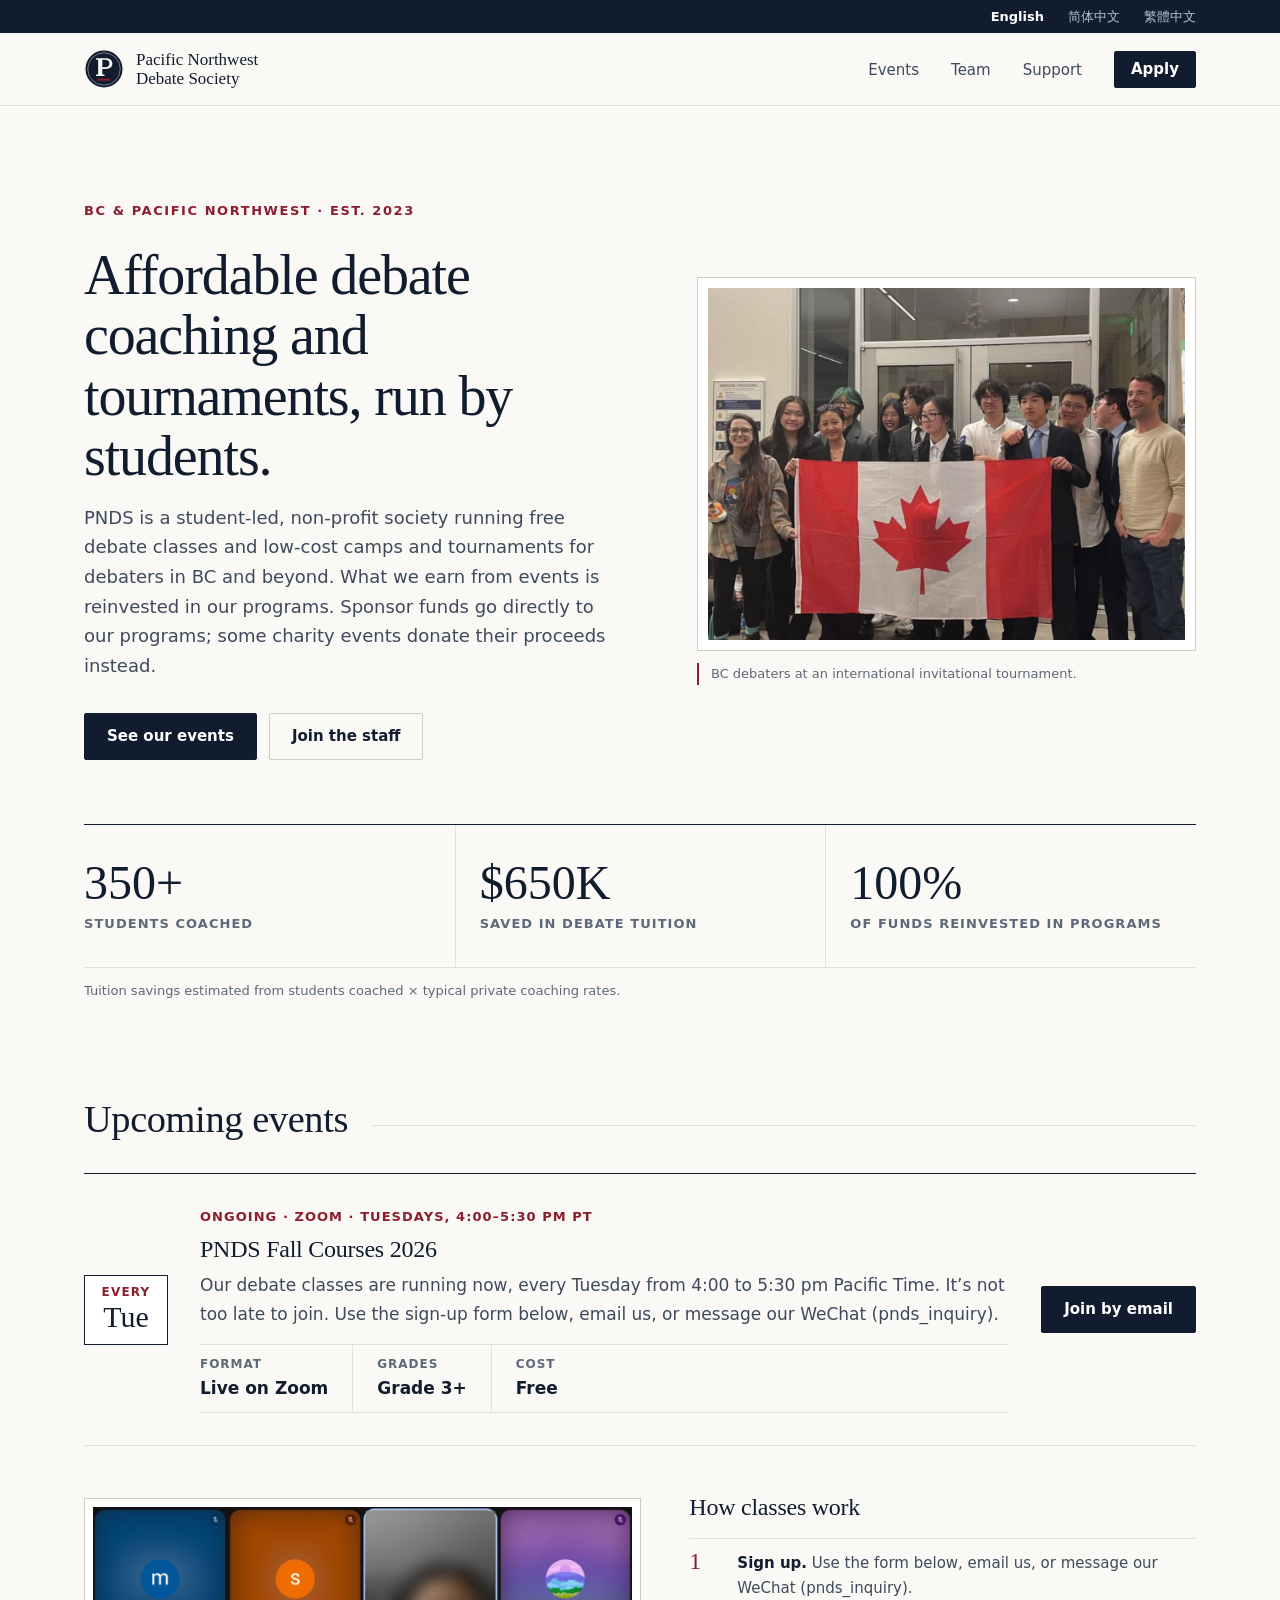
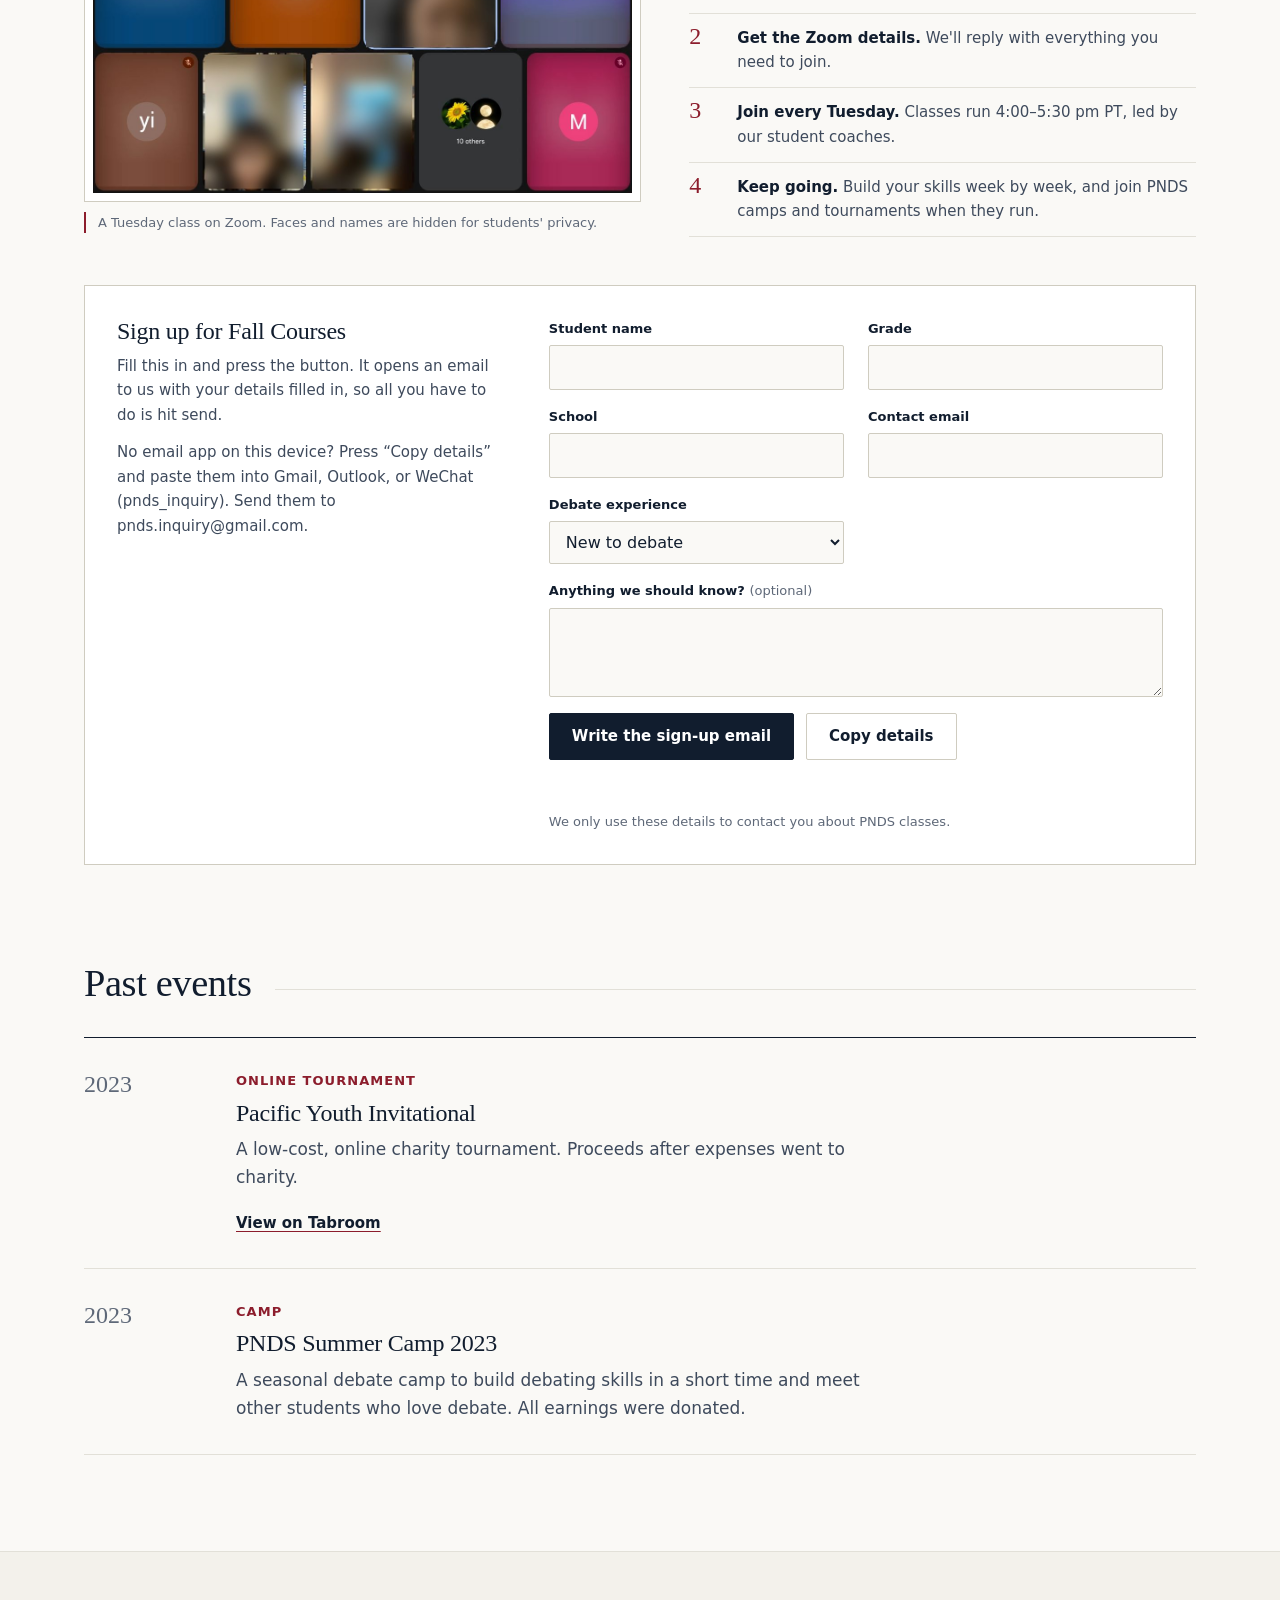
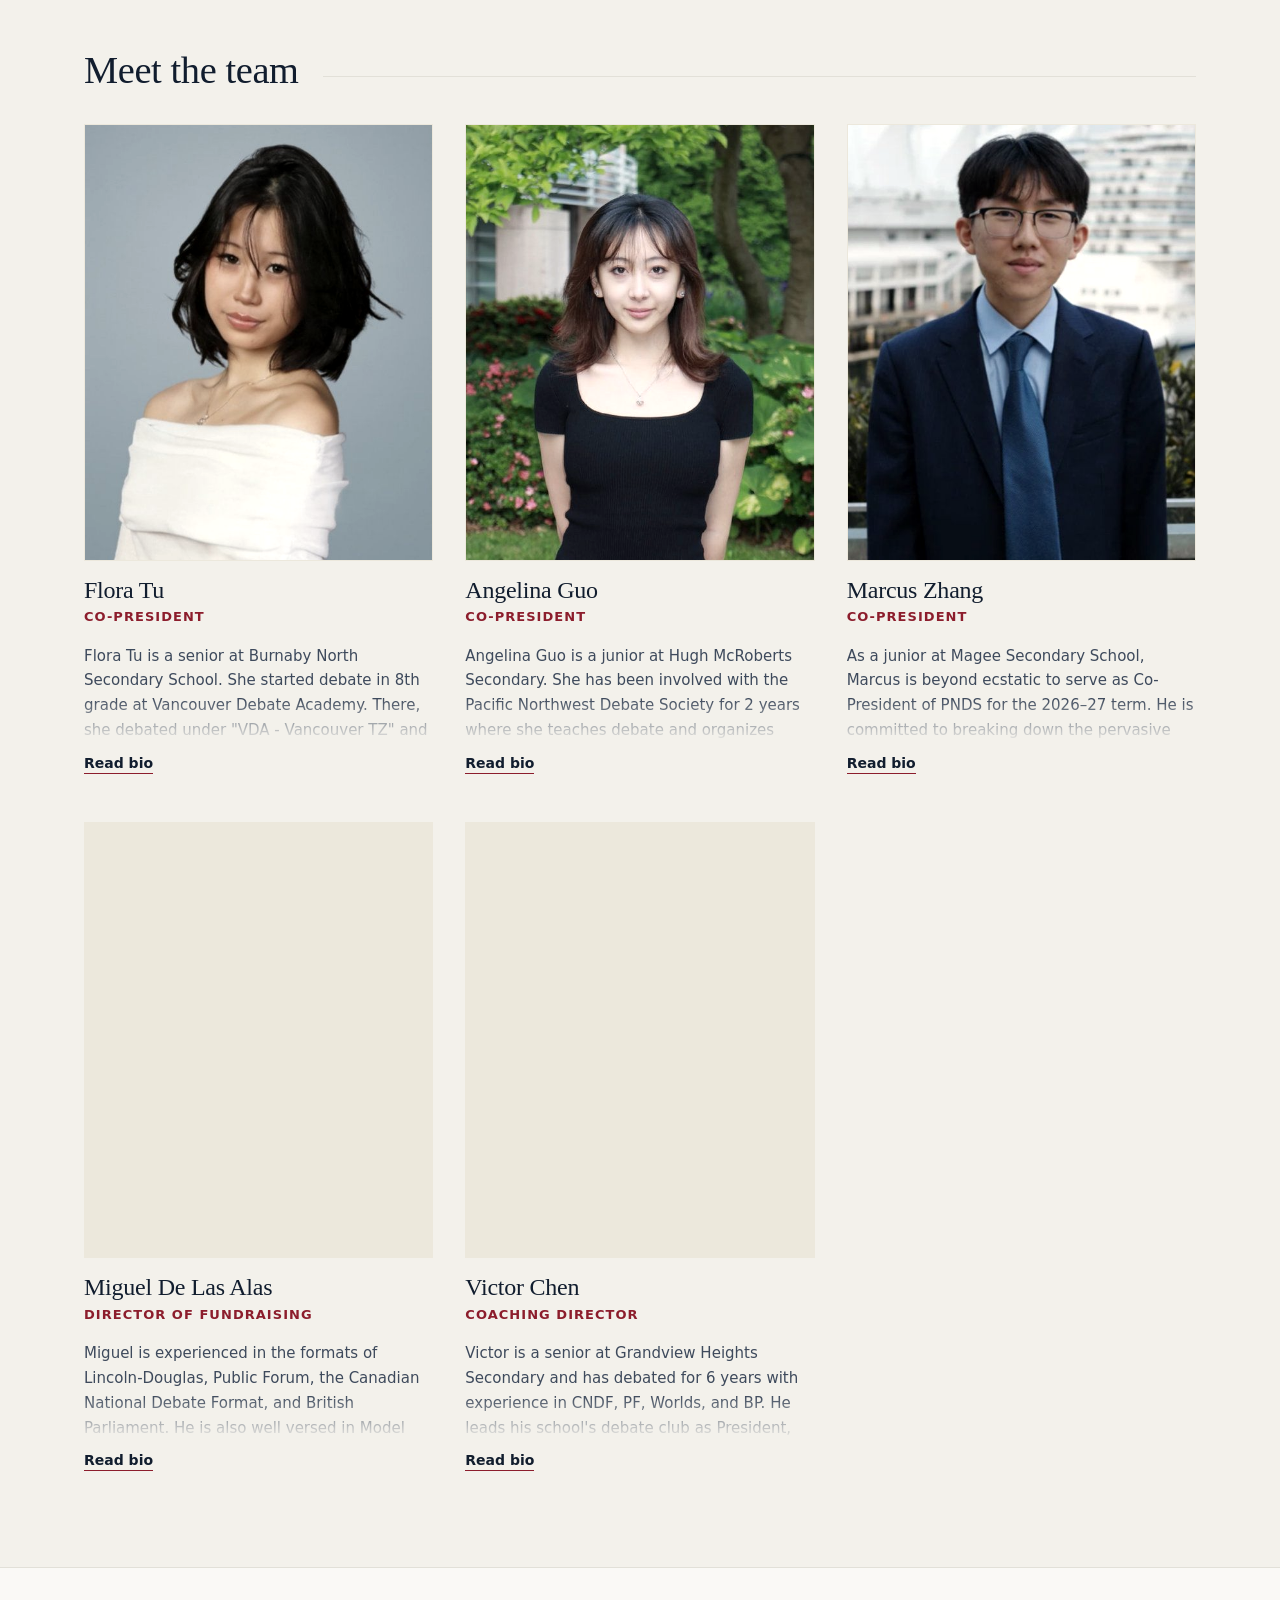
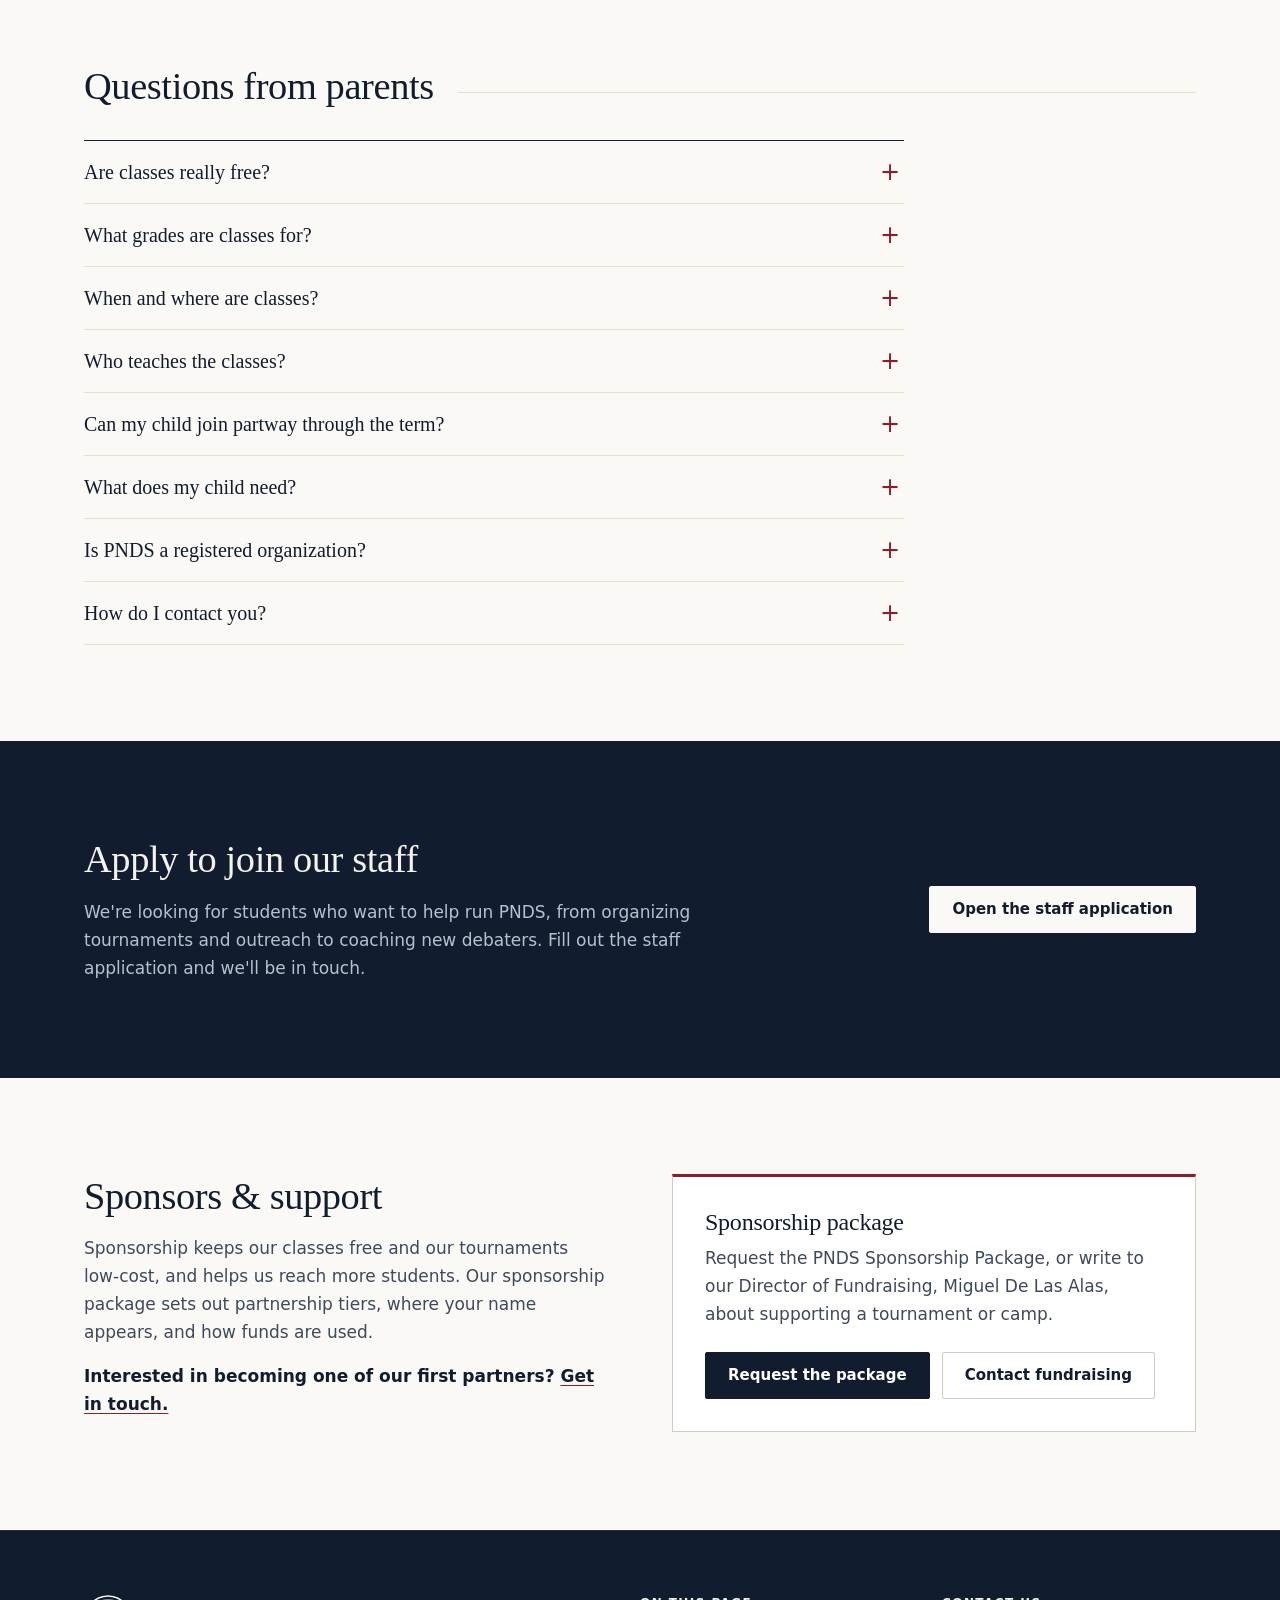
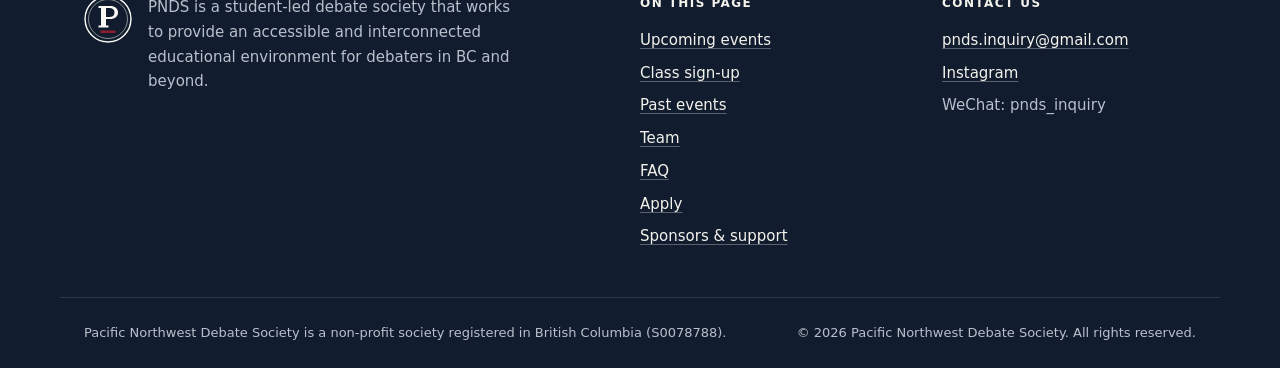
<file: index.html>
<!doctype html>
<html lang="en">
<head>
  <meta charset="utf-8">
  <meta name="viewport" content="width=device-width, initial-scale=1">
  <meta http-equiv="Content-Security-Policy" content="default-src 'self'; script-src 'self'; style-src 'self' https://fonts.googleapis.com; font-src https://fonts.gstatic.com; img-src 'self' data:; connect-src 'self'; form-action 'self' mailto:; base-uri 'self'; object-src 'none'">
  <meta name="referrer" content="strict-origin-when-cross-origin">
  <title>Pacific Northwest Debate Society (PNDS)</title>
  <meta name="description" content="Student-run debate society in BC offering free debate classes and low-cost camps and tournaments. See upcoming events, meet the executive team, and apply to join our staff.">
  <meta name="theme-color" content="#111D2E">
  <link rel="canonical" href="https://pacificnorthwestdebatesociety.org/">
  <link rel="alternate" hreflang="en" href="https://pacificnorthwestdebatesociety.org/">
  <link rel="alternate" hreflang="zh-Hans" href="https://pacificnorthwestdebatesociety.org/zh-hans.html">
  <link rel="alternate" hreflang="zh-Hant" href="https://pacificnorthwestdebatesociety.org/zh-hant.html">
  <link rel="alternate" hreflang="x-default" href="https://pacificnorthwestdebatesociety.org/">
  <meta property="og:type" content="website">
  <meta property="og:site_name" content="Pacific Northwest Debate Society">
  <meta property="og:url" content="https://pacificnorthwestdebatesociety.org/">
  <meta property="og:title" content="Pacific Northwest Debate Society (PNDS)">
  <meta property="og:description" content="Affordable debate coaching and tournaments, run by students in BC.">
  <meta property="og:image" content="https://pacificnorthwestdebatesociety.org/assets/og-image.jpg">
  <meta property="og:image:width" content="1200">
  <meta property="og:image:height" content="630">
  <meta property="og:image:alt" content="PNDS: Affordable debate coaching and tournaments, run by students.">
  <meta name="twitter:card" content="summary_large_image">
  <link rel="icon" type="image/png" href="assets/favicon.png">
  <link rel="apple-touch-icon" href="assets/apple-touch-icon.png">
  <link rel="preconnect" href="https://fonts.googleapis.com">
  <link rel="preconnect" href="https://fonts.gstatic.com" crossorigin>
  <link href="https://fonts.googleapis.com/css2?family=Newsreader:opsz,wght@6..72,400;6..72,500&family=Plus+Jakarta+Sans:wght@400;500;600&display=swap" rel="stylesheet">
  <link rel="stylesheet" href="styles.css?v=14">
  <script type="application/ld+json">
  {
    "@context": "https://schema.org",
    "@type": "EducationalOrganization",
    "name": "Pacific Northwest Debate Society",
    "alternateName": "PNDS",
    "url": "https://pacificnorthwestdebatesociety.org/",
    "logo": "https://pacificnorthwestdebatesociety.org/assets/pnds-logo.jpg",
    "email": "pnds.inquiry@gmail.com",
    "foundingDate": "2023",
    "areaServed": "British Columbia, Canada",
    "sameAs": ["https://www.instagram.com/pnds.official25/"]
  }
  </script>
</head>
<body>
  <a class="skip-link" href="#main">Skip to content</a>

  <nav class="lang-bar" aria-label="Language">
    <div class="container">
      <a href="./" lang="en" hreflang="en" aria-current="page">English</a>
      <a href="zh-hans.html" lang="zh-Hans" hreflang="zh-Hans">简体中文</a>
      <a href="zh-hant.html" lang="zh-Hant" hreflang="zh-Hant">繁體中文</a>
    </div>
  </nav>

  <header class="site-header">
    <div class="container header-inner">
      <a class="brand" href="#top" aria-label="Pacific Northwest Debate Society, home">
        <img src="assets/pnds-mark.svg" alt="PNDS logo" width="40" height="40">
        <span class="brand-name">Pacific Northwest <br>Debate Society</span>
      </a>
      <nav aria-label="Primary">
        <ul class="nav-list">
          <li><a href="#events">Events</a></li>
          <li><a href="#team">Team</a></li>
          <li class="nav-hide-sm"><a href="#sponsors">Support</a></li>
          <li><a class="button button-sm" href="#apply">Apply</a></li>
        </ul>
      </nav>
    </div>
  </header>

  <main id="main">
    <section class="hero" id="top" aria-labelledby="hero-title">
      <div class="container hero-grid">
        <div class="hero-copy">
          <p class="eyebrow">BC &amp; Pacific Northwest · Est. 2023</p>
          <h1 id="hero-title">Affordable debate coaching and tournaments, run by students.</h1>
          <p class="lede">PNDS is a student-led, non-profit society running free debate classes and low-cost camps and tournaments for debaters in BC and beyond. What we earn from events is reinvested in our programs. Sponsor funds go directly to our programs; some charity events donate their proceeds instead.</p>
          <div class="button-row">
            <a class="button" href="#events">See our events</a>
            <a class="button button-secondary" href="#apply">Join the staff</a>
          </div>
        </div>
        <figure class="hero-figure">
          <div class="photo-frame">
            <!-- Swap in a PNDS tournament or workshop photo (any size; it is cropped to 4:3). -->
            <img src="assets/photos/team-canada-flag.jpg" alt="A group of BC debaters in formal wear holding a Canadian flag at a tournament" width="1200" height="839" fetchpriority="high">
          </div>
          <figcaption>BC debaters at an international invitational tournament.</figcaption>
        </figure>
      </div>
    </section>

    <section class="impact" aria-label="Our impact so far">
      <div class="container">
        <!-- Update these figures as they change. -->
        <dl class="impact-grid">
          <div class="impact-item">
            <dt>Students coached</dt>
            <dd class="impact-num">350+</dd>
          </div>
          <div class="impact-item">
            <dt>Saved in debate tuition</dt>
            <dd class="impact-num">$650K</dd>
          </div>
          <div class="impact-item">
            <dt>Of funds reinvested in programs</dt>
            <dd class="impact-num">100%</dd>
          </div>
        </dl>
        <p class="impact-note">Tuition savings estimated from students coached × typical private coaching rates.</p>
      </div>
    </section>

    <section class="section" id="events" aria-labelledby="events-title">
      <div class="container">
        <header class="section-head">
          <h2 id="events-title">Upcoming events</h2>
        </header>
        <article class="event">
          <div class="date-badge" aria-hidden="true"><span class="m">Every</span><span class="d">Tue</span></div>
          <div class="event-body">
            <p class="event-meta">Ongoing · Zoom · Tuesdays, 4:00–5:30 pm PT</p>
            <h3>PNDS Fall Courses 2026</h3>
            <p>Our debate classes are running now, every Tuesday from 4:00 to 5:30 pm Pacific Time. It’s not too late to join. Use the sign-up form below, email us, or message our WeChat (pnds_inquiry).</p>
            <dl class="course-facts">
              <div>
                <dt>Format</dt>
                <dd>Live on Zoom</dd>
              </div>
              <div>
                <dt>Grades</dt>
                <dd>Grade 3+</dd>
              </div>
              <div>
                <dt>Cost</dt>
                <dd>Free</dd>
              </div>
            </dl>
          </div>
          <a class="button" href="mailto:pnds.inquiry@gmail.com?subject=Joining%20Fall%20Courses%202026">Join by email</a>
        </article>

        <div class="how" aria-labelledby="how-title">
          <figure class="how-figure">
            <img src="assets/photos/zoom-class.jpg" alt="A grid of students in a PNDS class on Zoom, with faces and names blurred" width="1200" height="635" loading="lazy">
            <figcaption>A Tuesday class on Zoom. Faces and names are hidden for students' privacy.</figcaption>
          </figure>
          <div>
            <h3 id="how-title">How classes work</h3>
            <ol class="how-steps">
              <li><strong>Sign up.</strong> Use the form below, email us, or message our WeChat (pnds_inquiry).</li>
              <li><strong>Get the Zoom details.</strong> We'll reply with everything you need to join.</li>
              <li><strong>Join every Tuesday.</strong> Classes run 4:00–5:30 pm PT, led by our student coaches.</li>
              <li><strong>Keep going.</strong> Build your skills week by week, and join PNDS camps and tournaments when they run.</li>
            </ol>
          </div>
        </div>

        <div class="signup" id="signup">
          <div class="signup-intro">
            <h3 id="signup-title">Sign up for Fall Courses</h3>
            <p>Fill this in and press the button. It opens an email to us with your details filled in, so all you have to do is hit send.</p>
            <p>No email app on this device? Press “Copy details” and paste them into Gmail, Outlook, or WeChat (pnds_inquiry). Send them to pnds.inquiry@gmail.com.</p>
          </div>
          <form class="signup-form" id="signup-form" aria-labelledby="signup-title" action="mailto:pnds.inquiry@gmail.com" method="post" enctype="text/plain">
            <div class="field">
              <label for="su-name">Student name</label>
              <input id="su-name" name="Student name" type="text" autocomplete="name" required>
            </div>
            <div class="field">
              <label for="su-grade">Grade</label>
              <input id="su-grade" name="Grade" type="text" inputmode="numeric" required>
            </div>
            <div class="field">
              <label for="su-school">School</label>
              <input id="su-school" name="School" type="text" autocomplete="organization">
            </div>
            <div class="field">
              <label for="su-email">Contact email</label>
              <input id="su-email" name="Contact email" type="email" autocomplete="email" required>
            </div>
            <div class="field">
              <label for="su-exp">Debate experience</label>
              <select id="su-exp" name="Debate experience">
                <option>New to debate</option>
                <option>Some school or club debate</option>
                <option>Competed at tournaments</option>
              </select>
            </div>
            <div class="field field-wide">
              <label for="su-notes">Anything we should know? <span class="optional">(optional)</span></label>
              <textarea id="su-notes" name="Notes" rows="3"></textarea>
            </div>
            <div class="field-wide form-actions">
              <button class="button" type="submit">Write the sign-up email</button>
              <button class="button button-secondary" type="button" id="signup-copy" hidden>Copy details</button>
              <p class="form-status" id="signup-status" role="status" aria-live="polite" data-msg-copied="Copied! Paste it into an email to {email}." data-msg-failed="Couldn’t copy automatically. Please email {email} with the details above."></p>
            </div>
            <p class="form-privacy field-wide">We only use these details to contact you about PNDS classes.</p>
          </form>
        </div>
      </div>
    </section>

    <section class="section section-rule" id="past-events" aria-labelledby="past-title">
      <div class="container">
        <header class="section-head">
          <h2 id="past-title">Past events</h2>
        </header>
        <ol class="past-list" reversed>
          <li class="past-item">
            <p class="past-year">2023</p>
            <div>
              <p class="event-meta">Online tournament</p>
              <h3>Pacific Youth Invitational</h3>
              <p>A low-cost, online charity tournament. Proceeds after expenses went to charity.</p>
              <a class="text-link" href="https://www.tabroom.com/index/tourn/main.mhtml?tourn_id=29899" target="_blank" rel="noopener noreferrer">View on Tabroom</a>
            </div>
          </li>
          <li class="past-item">
            <p class="past-year">2023</p>
            <div>
              <p class="event-meta">Camp</p>
              <h3>PNDS Summer Camp 2023</h3>
              <p>A seasonal debate camp to build debating skills in a short time and meet other students who love debate. All earnings were donated.</p>
            </div>
          </li>
        </ol>
      </div>
    </section>

    <section class="section section-alt" id="team" aria-labelledby="team-title">
      <div class="container">
        <header class="section-head">
          <h2 id="team-title">Meet the team</h2>
        </header>
        <div class="team-grid">
          <article class="member">
            <img src="assets/team/flora-tu.jpg" alt="Portrait of Flora Tu" width="540" height="688" loading="lazy">
            <div class="member-body">
              <h3>Flora Tu</h3>
              <p class="role">Co-President</p>
              <div class="member-bio" id="bio-flora-tu">
                <p>Flora Tu is a senior at Burnaby North Secondary School. She started debate in 8th grade at Vancouver Debate Academy. There, she debated under "VDA - Vancouver TZ" and ranked as the top 2025–2026 season international team in NDCA points and bid count. She was also tied for 17th in bid count in Public Forum in the world. Outside of debate, Flora likes to play piano and collect vinyl.</p>
                <h4>Notable awards</h4>
                <ul>
                  <li>8 career bids to Tournament of Champions</li>
                  <li>2026 Florida Blue Key: 2nd Seed</li>
                  <li>2025 Peach State: Quarterfinalist</li>
                  <li>2024 Lower Mainland East: Champion + Top Speaker</li>
                  <li>2024 Stanford Invitational: Semifinalist</li>
                  <li>2021 Harvard National Tournament: Octafinalist</li>
                </ul>
              </div>
              <button class="bio-toggle" type="button" aria-haspopup="dialog" aria-expanded="false" aria-controls="bio-dialog" data-bio="bio-flora-tu" hidden>Read bio</button>
            </div>
          </article>
          <article class="member">
            <img src="assets/team/angelina-guo.jpg" alt="Portrait of Angelina Guo" width="540" height="688" loading="lazy">
            <div class="member-body">
              <h3>Angelina Guo</h3>
              <p class="role">Co-President</p>
              <div class="member-bio" id="bio-angelina-guo">
                <p>Angelina Guo is a junior at Hugh McRoberts Secondary. She has been involved with the Pacific Northwest Debate Society for 2 years where she teaches debate and organizes events. She competes in varsity Public Forum and has most notably received awards from Stanford, Harvard, and Berkeley. Outside of debate, Angelina serves as Co-President of Adopt Our Community, which serves food-insecure families in the Lower Mainland, competes in international moot court competitions, and is a Petty Officer First Class with RCSCC Fraser.</p>
                <h4>Notable awards</h4>
                <ul>
                  <li>Ranked 8th internationally on the MSPF scoreboard among 2,000 teams</li>
                  <li>2023 WSC Global Xiamen: Showcase Speaker (top 8 of 1,500)</li>
                  <li>2024 Seattle University PF Tournament: 2x Champion (Spring and Fall)</li>
                  <li>2024 Vancouver WSC: 3rd Place Team</li>
                  <li>2024 Berkeley Invitational: Quarterfinalist</li>
                </ul>
              </div>
              <button class="bio-toggle" type="button" aria-haspopup="dialog" aria-expanded="false" aria-controls="bio-dialog" data-bio="bio-angelina-guo" hidden>Read bio</button>
            </div>
          </article>
          <article class="member">
            <img src="assets/team/marcus-zhang.jpg" alt="Portrait of Marcus Zhang" width="540" height="688" loading="lazy">
            <div class="member-body">
              <h3>Marcus Zhang</h3>
              <p class="role">Co-President</p>
              <div class="member-bio" id="bio-marcus-zhang">
                <p>As a junior at Magee Secondary School, Marcus is beyond ecstatic to serve as Co-President of PNDS for the 2026–27 term. He is committed to breaking down the pervasive barriers that prevent young and blossoming students from pursuing debate by providing free classes and tournament opportunities. He hopes that all new debaters will become enamored with debate as he once was as a naive fourth grader, and that they are able to find their own voice within PNDS or debate in general. In his free time, he can be found stuck choosing which toppings to get on his Oakberry bowl, trying to understand (with much failure) whatever critical theory he has stumbled upon, or simply perusing the newest items within a grocery store.</p>
              </div>
              <button class="bio-toggle" type="button" aria-haspopup="dialog" aria-expanded="false" aria-controls="bio-dialog" data-bio="bio-marcus-zhang" hidden>Read bio</button>
            </div>
          </article>
          <article class="member">
            <img src="assets/team/miguel-de-las-alas.jpg" alt="Portrait of Miguel De Las Alas" width="540" height="688" loading="lazy">
            <div class="member-body">
              <h3>Miguel De Las Alas</h3>
              <p class="role">Director of Fundraising</p>
              <div class="member-bio" id="bio-miguel-de-las-alas">
                <p>Miguel is experienced in the formats of Lincoln-Douglas, Public Forum, the Canadian National Debate Format, and British Parliament. He is also well versed in Model UN. Miguel is a Grade 10 student at Richmond Christian School. He plans to become a computational neuropathologist, leveraging computational tools to detect diseases. Currently, he is using deep learning to detect cognitive impairment in 3D volumetric brain scans, and has secured mentorship at the University of British Columbia. He also leads clubs at RCS that aim to inquire critically and to give back to the community.</p>
                <h4>Notable accomplishments</h4>
                <ul>
                  <li>Founder and Lead Developer of FUNNEL, a 3D neural network research project on brain MRI, presented to UBC faculty</li>
                  <li>2025 TEDxRCSYouth Speaker on neurodiversity</li>
                  <li>2024 Greater Vancouver Regional Science Fair: Silver Medalist</li>
                  <li>SchoolReach: 3rd at Alberta Provincials (Junior), 4th at Nationals</li>
                </ul>
              </div>
              <button class="bio-toggle" type="button" aria-haspopup="dialog" aria-expanded="false" aria-controls="bio-dialog" data-bio="bio-miguel-de-las-alas" hidden>Read bio</button>
            </div>
          </article>
          <article class="member">
            <img src="assets/team/victor-chen.jpg" alt="Portrait of Victor Chen" width="540" height="688" loading="lazy">
            <div class="member-body">
              <h3>Victor Chen</h3>
              <p class="role">Coaching Director</p>
              <div class="member-bio" id="bio-victor-chen">
                <p>Victor is a senior at Grandview Heights Secondary and has debated for 6 years with experience in CNDF, PF, Worlds, and BP. He leads his school's debate club as President, and serves as the coaching director of PNDS. Outside of the debate space, he loves to read, talk about philosophy, and play golf.</p>
                <h4>Notable awards</h4>
                <ul>
                  <li>2024 Stanford Invitational: Octafinalist and 8th Speaker</li>
                  <li>2024 DTA: Octafinalist</li>
                  <li>2024 Harvard International Round Robin Qualifier</li>
                  <li>2023 Digital TOC #3: Octafinalist</li>
                  <li>2023 Harvard National Tournament: Double-Octafinalist</li>
                </ul>
              </div>
              <button class="bio-toggle" type="button" aria-haspopup="dialog" aria-expanded="false" aria-controls="bio-dialog" data-bio="bio-victor-chen" hidden>Read bio</button>
            </div>
          </article>
        </div>
      </div>
    </section>

    <section class="section" id="faq" aria-labelledby="faq-title">
      <div class="container">
        <header class="section-head">
          <h2 id="faq-title">Questions from parents</h2>
        </header>
        <div class="faq">
          <details>
            <summary>Are classes really free?</summary>
            <p>Yes. Our Fall Courses are free. Camps and tournaments are low-cost, and what we earn from events is reinvested in our programs.</p>
          </details>
          <details>
            <summary>What grades are classes for?</summary>
            <p>Grade 3 and up. Students of all experience levels are welcome, including complete beginners.</p>
          </details>
          <details>
            <summary>When and where are classes?</summary>
            <p>Every Tuesday from 4:00 to 5:30 pm Pacific Time, live on Zoom.</p>
          </details>
          <details>
            <summary>Who teaches the classes?</summary>
            <p>Our student executive team, led by our Coaching Director. Our coaches are experienced high-school debaters who compete in formats like Public Forum, CNDF, Worlds, and British Parliamentary. You can read their bios in <a href="#team">Meet the team</a>.</p>
          </details>
          <details>
            <summary>Can my child join partway through the term?</summary>
            <p>Yes. It's not too late to join. <a href="#signup">Sign up here</a> and we'll get you set up.</p>
          </details>
          <details>
            <summary>What does my child need?</summary>
            <p>A computer or tablet with Zoom and a working microphone.</p>
          </details>
          <details>
            <summary>Is PNDS a registered organization?</summary>
            <p>Yes. Pacific Northwest Debate Society is a non-profit society registered in British Columbia (S0078788).</p>
          </details>
          <details>
            <summary>How do I contact you?</summary>
            <p>Email <a href="mailto:pnds.inquiry@gmail.com">pnds.inquiry@gmail.com</a>, message our WeChat (pnds_inquiry), or find us on <a href="https://www.instagram.com/pnds.official25/" target="_blank" rel="noopener noreferrer">Instagram</a>.</p>
          </details>
        </div>
      </div>
    </section>

    <section class="band section" id="apply" aria-labelledby="apply-title">
      <div class="container band-inner">
        <div>
          <h2 id="apply-title">Apply to join our staff</h2>
          <p class="prose">We're looking for students who want to help run PNDS, from organizing tournaments and outreach to coaching new debaters. Fill out the staff application and we'll be in touch.</p>
        </div>
        <a class="button button-light" href="https://docs.google.com/forms/d/e/1FAIpQLSfHoYiHTnvd3KwUg0J9CZU2TYNbHpRsZJ3i6p0VU7gei8gdMw/viewform" target="_blank" rel="noopener noreferrer">Open the staff application</a>
      </div>
    </section>

    <section class="section" id="sponsors" aria-labelledby="sponsors-title">
      <div class="container sponsors-grid">
        <div>
          <h2 id="sponsors-title">Sponsors &amp; support</h2>
          <p class="prose">Sponsorship keeps our classes free and our tournaments low-cost, and helps us reach more students. Our sponsorship package sets out partnership tiers, where your name appears, and how funds are used.</p>
          <p class="sponsor-cta">Interested in becoming one of our first partners? <a href="mailto:pnds.inquiry@gmail.com?subject=PNDS%20Fundraising%20Inquiry">Get in touch.</a></p>
          <!-- Sponsor logo strip, hidden until we have confirmed sponsors.
               To show it: add one <li> per sponsor (logo in assets/sponsors/), then remove this comment's
               first two lines and the "End of sponsor logo strip" line.
          <div class="sponsor-logos" aria-labelledby="sponsor-logos-title">
            <h3 id="sponsor-logos-title">Our sponsors</h3>
            <ul>
              <li><img src="assets/sponsors/sponsor-name.png" alt="Sponsor name" height="48"></li>
            </ul>
          </div>
          End of sponsor logo strip. -->
        </div>
        <div class="sponsor-panel">
          <h3>Sponsorship package</h3>
          <p>Request the PNDS Sponsorship Package, or write to our Director of Fundraising, Miguel De Las Alas, about supporting a tournament or camp.</p>
          <div class="button-row">
            <a class="button" href="mailto:pnds.inquiry@gmail.com?subject=PNDS%20Sponsorship%20Package%20Request">Request the package</a> <!-- TODO: link sponsorship package PDF here -->
            <a class="button button-secondary" href="mailto:pnds.inquiry@gmail.com?subject=PNDS%20Fundraising%20Inquiry">Contact fundraising</a>
          </div>
        </div>
      </div>
    </section>
    <dialog class="bio-dialog" id="bio-dialog" aria-labelledby="bio-dialog-name">
      <div class="bio-dialog-inner">
        <button class="bio-dialog-close" type="button" aria-label="Close bio">×</button>
        <div class="bio-dialog-head">
          <img alt="" width="540" height="688">
          <div>
            <h3 id="bio-dialog-name"></h3>
            <p class="role"></p>
          </div>
        </div>
        <div class="bio-dialog-body member-bio"></div>
      </div>
    </dialog>
  </main>

  <footer class="site-footer">
    <div class="container footer-grid">
      <div class="footer-brand">
        <img src="assets/pnds-mark.svg" alt="PNDS logo" width="48" height="48">
        <p>PNDS is a student-led debate society that works to provide an accessible and interconnected educational environment for debaters in BC and beyond.</p>
      </div>
      <div>
        <h2>On this page</h2>
        <ul>
          <li><a href="#events">Upcoming events</a></li>
          <li><a href="#signup">Class sign-up</a></li>
          <li><a href="#past-events">Past events</a></li>
          <li><a href="#team">Team</a></li>
          <li><a href="#faq">FAQ</a></li>
          <li><a href="#apply">Apply</a></li>
          <li><a href="#sponsors">Sponsors &amp; support</a></li>
        </ul>
      </div>
      <div>
        <h2>Contact us</h2>
        <ul>
          <li><a href="mailto:pnds.inquiry@gmail.com">pnds.inquiry@gmail.com</a></li>
          <li><a href="https://www.instagram.com/pnds.official25/" target="_blank" rel="noopener noreferrer">Instagram</a></li>
          <li>WeChat: pnds_inquiry</li>
        </ul>
      </div>
    </div>
    <div class="container footer-bottom">
      <p>Pacific Northwest Debate Society is a non-profit society registered in British Columbia (S0078788).</p>
      <p>© <span id="year">2026</span> Pacific Northwest Debate Society. All rights reserved.</p>
    </div>
  </footer>
  <script src="site.js?v=8"></script>
</body>
</html>
</file>
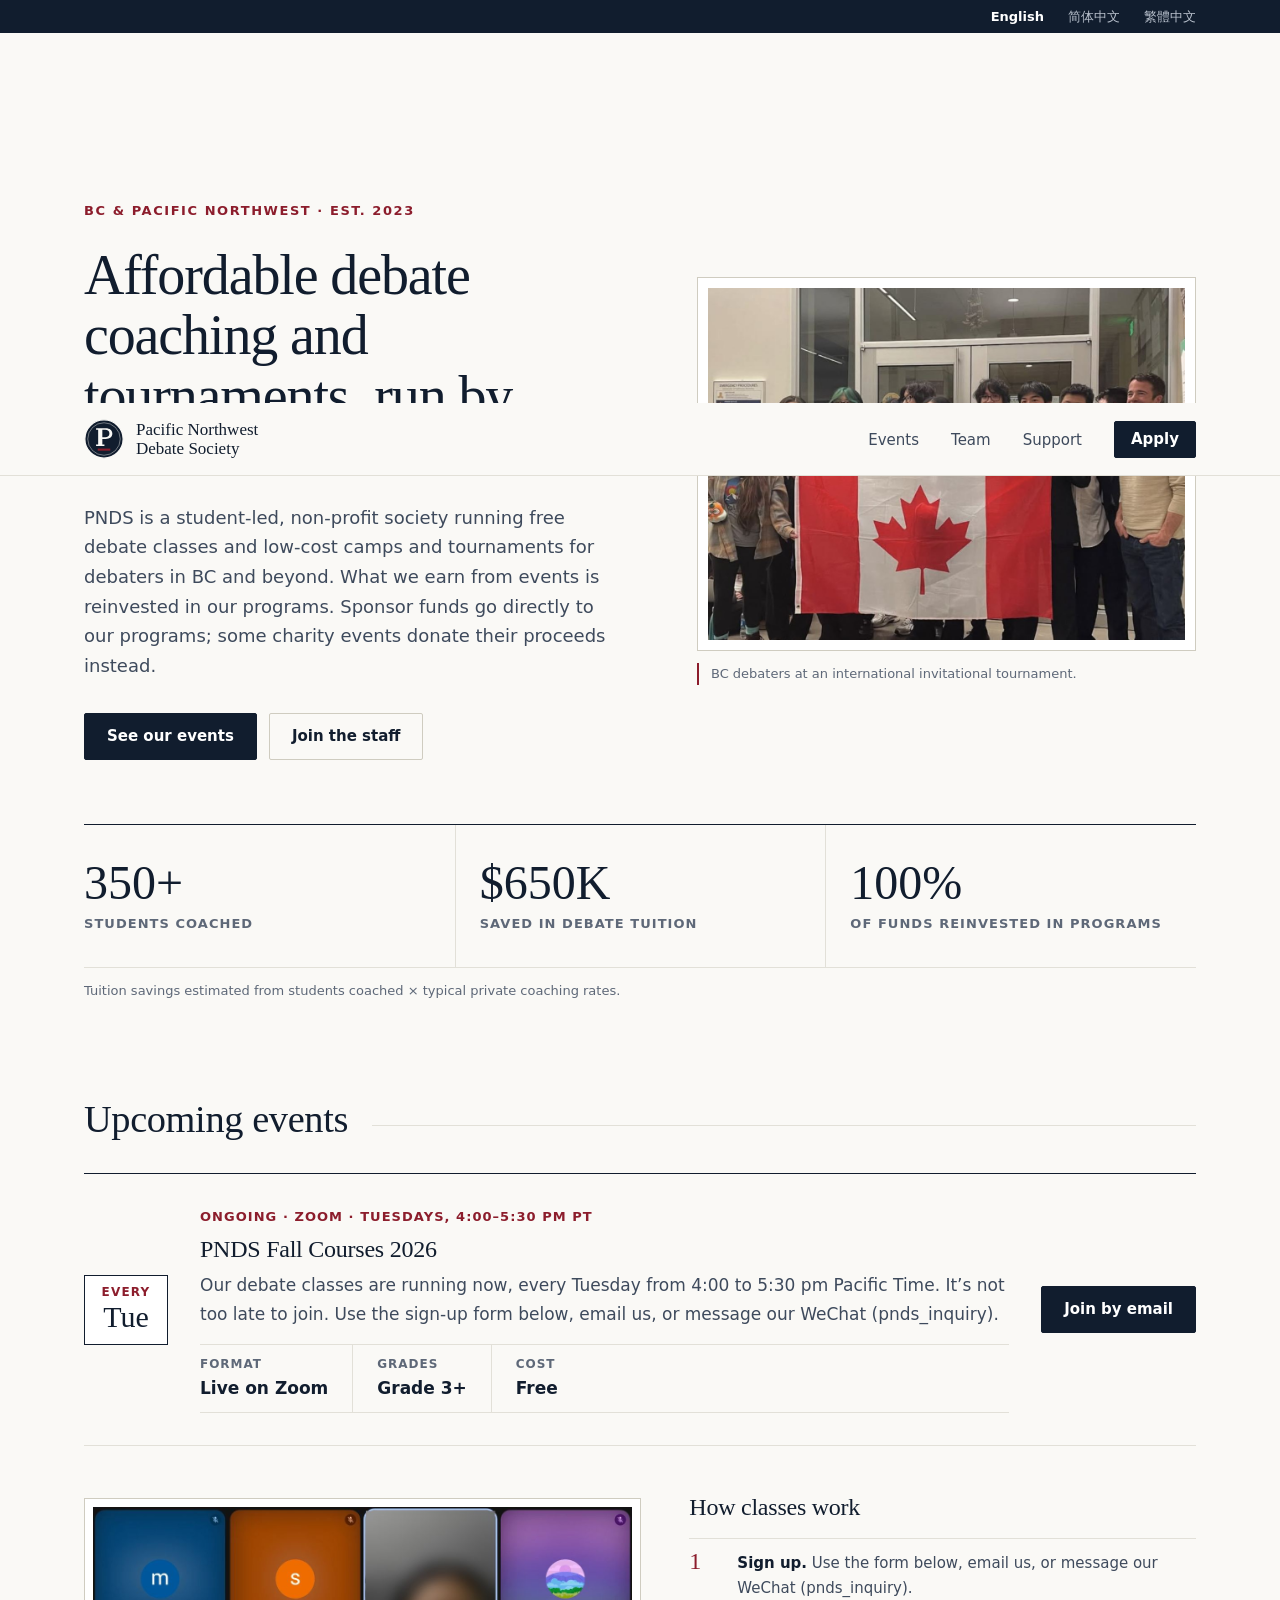
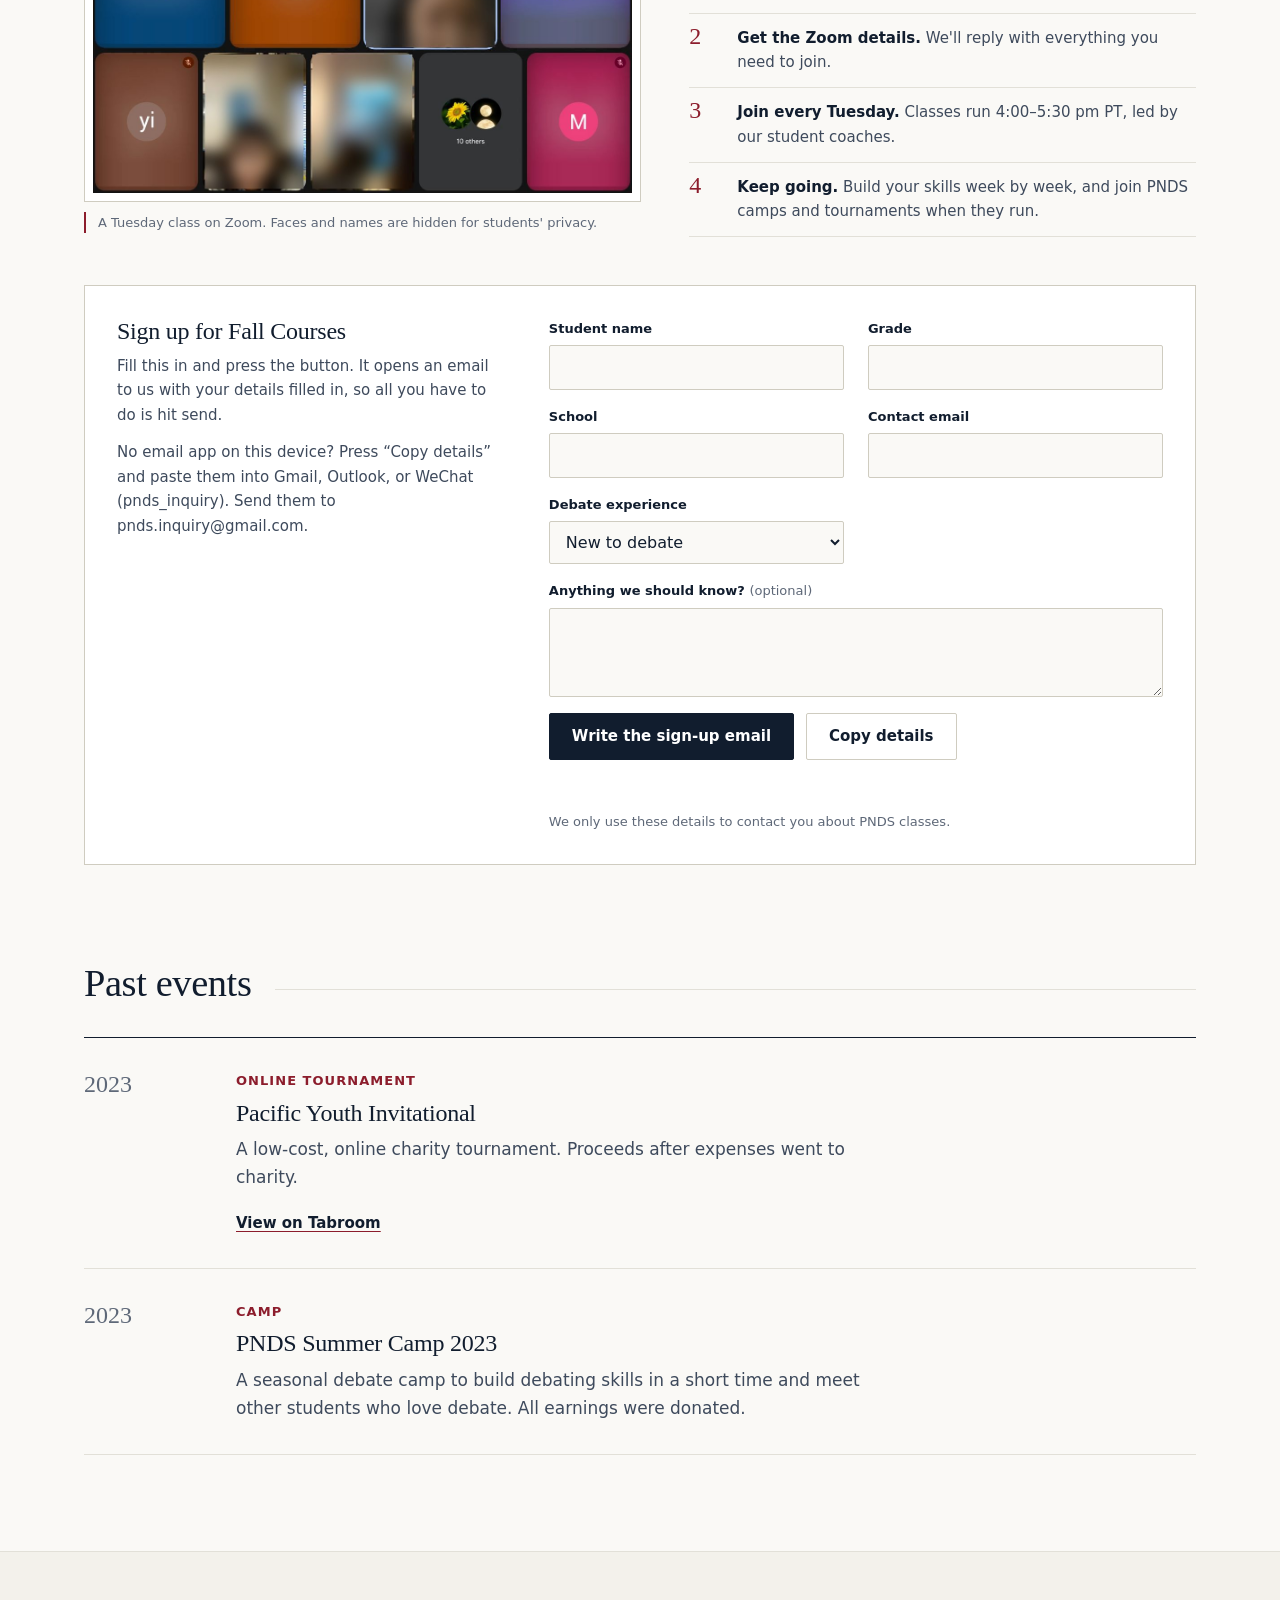
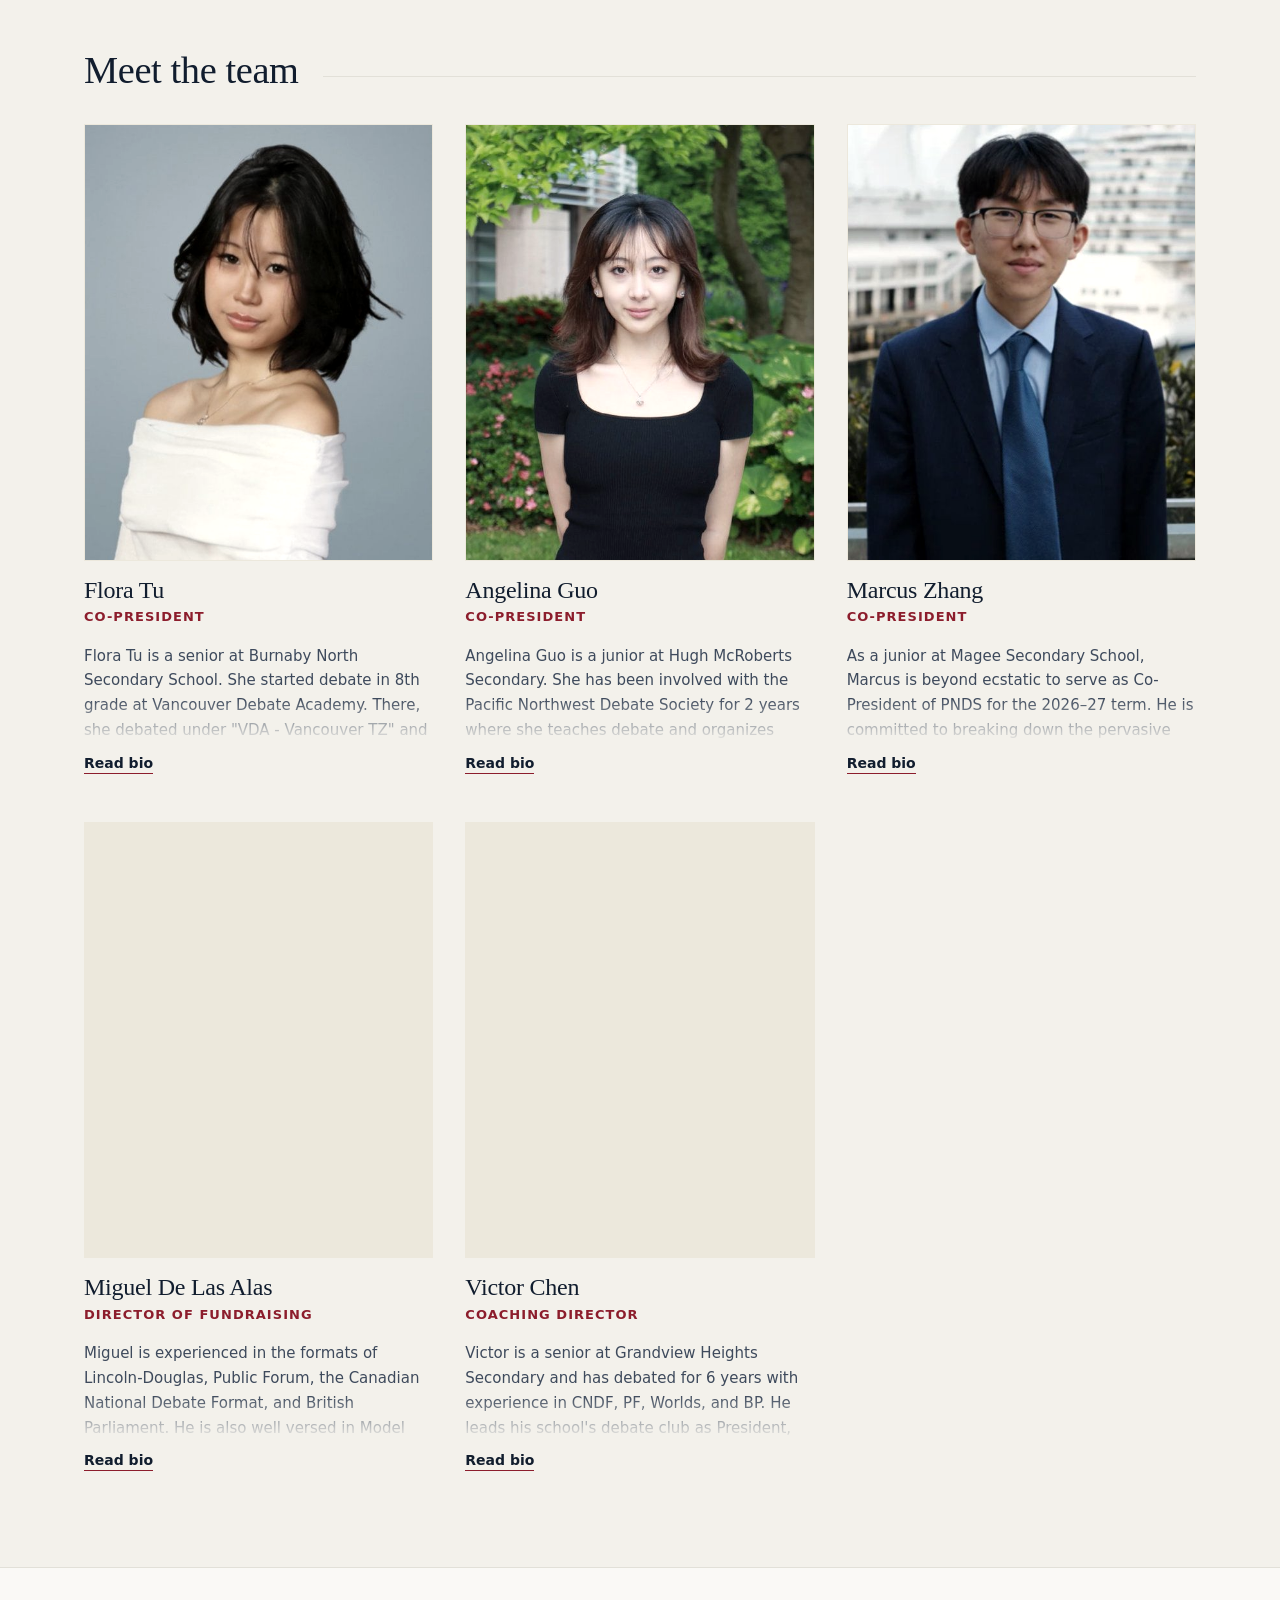
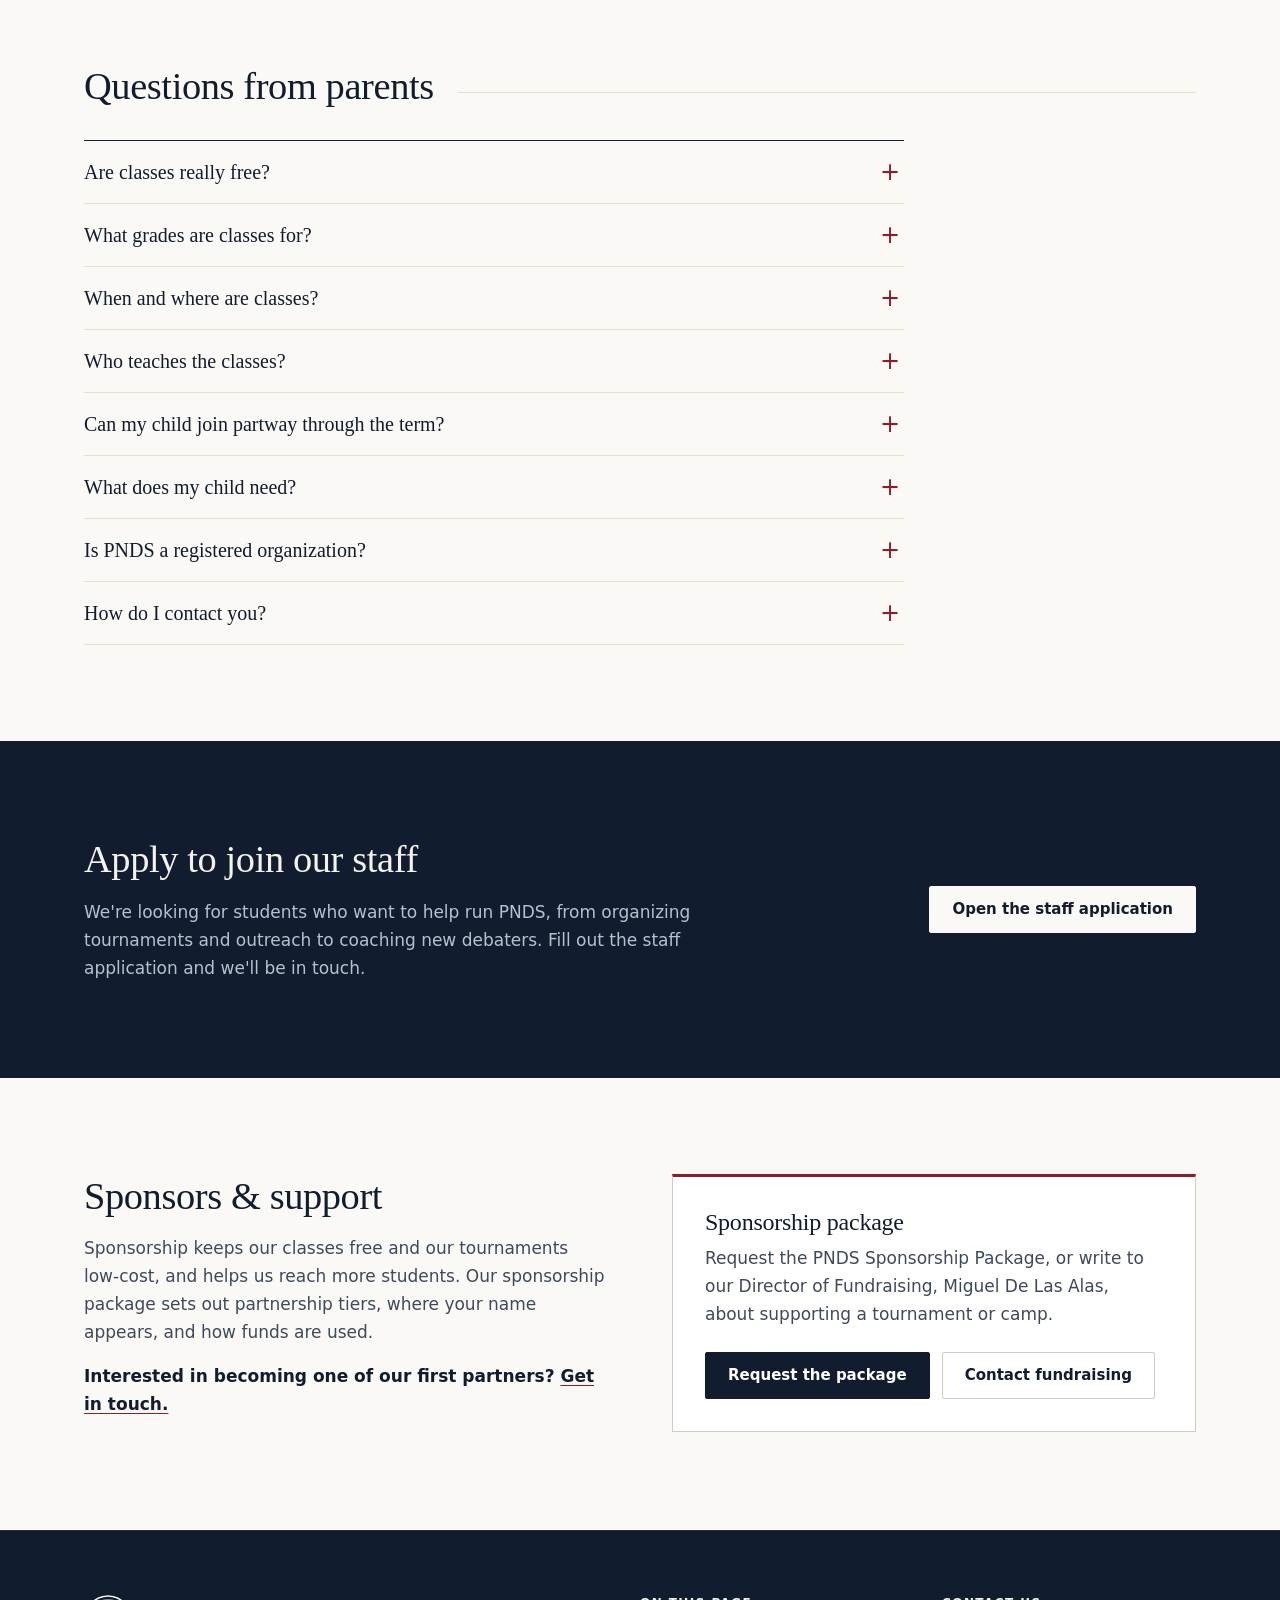
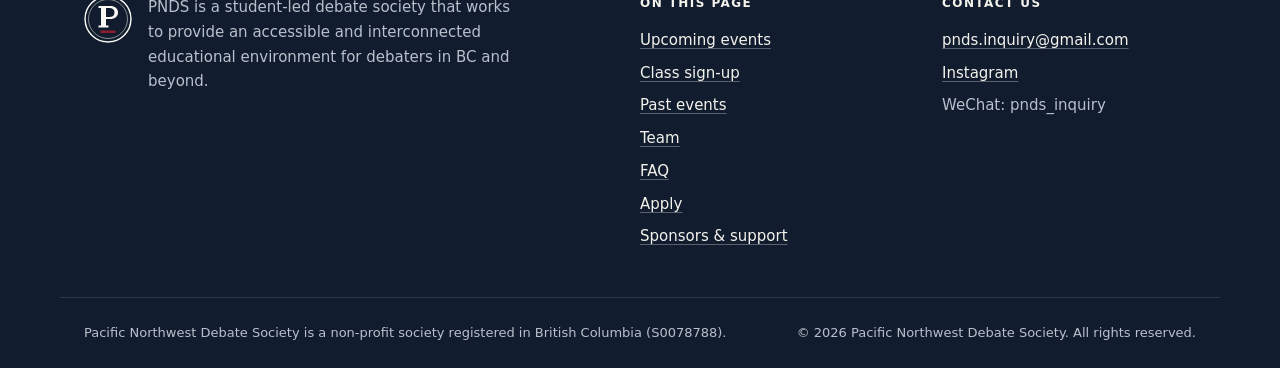
<file: get-involved.html>
<!doctype html>
<html lang="en">
<head>
  <meta charset="utf-8">
  <meta name="viewport" content="width=device-width, initial-scale=1">
  <title>Redirecting… | PNDS</title>
  <meta name="robots" content="noindex">
  <link rel="canonical" href="https://pacificnorthwestdebatesociety.org/#apply">
  <meta http-equiv="refresh" content="0; url=./#apply">
  <script>location.replace("./#apply");</script>
</head>
<body style="font-family: system-ui, sans-serif; padding: 24px;">
  <p>This page has moved. <a href="./#apply">Go to the PNDS website</a>.</p>
</body>
</html>
</file>
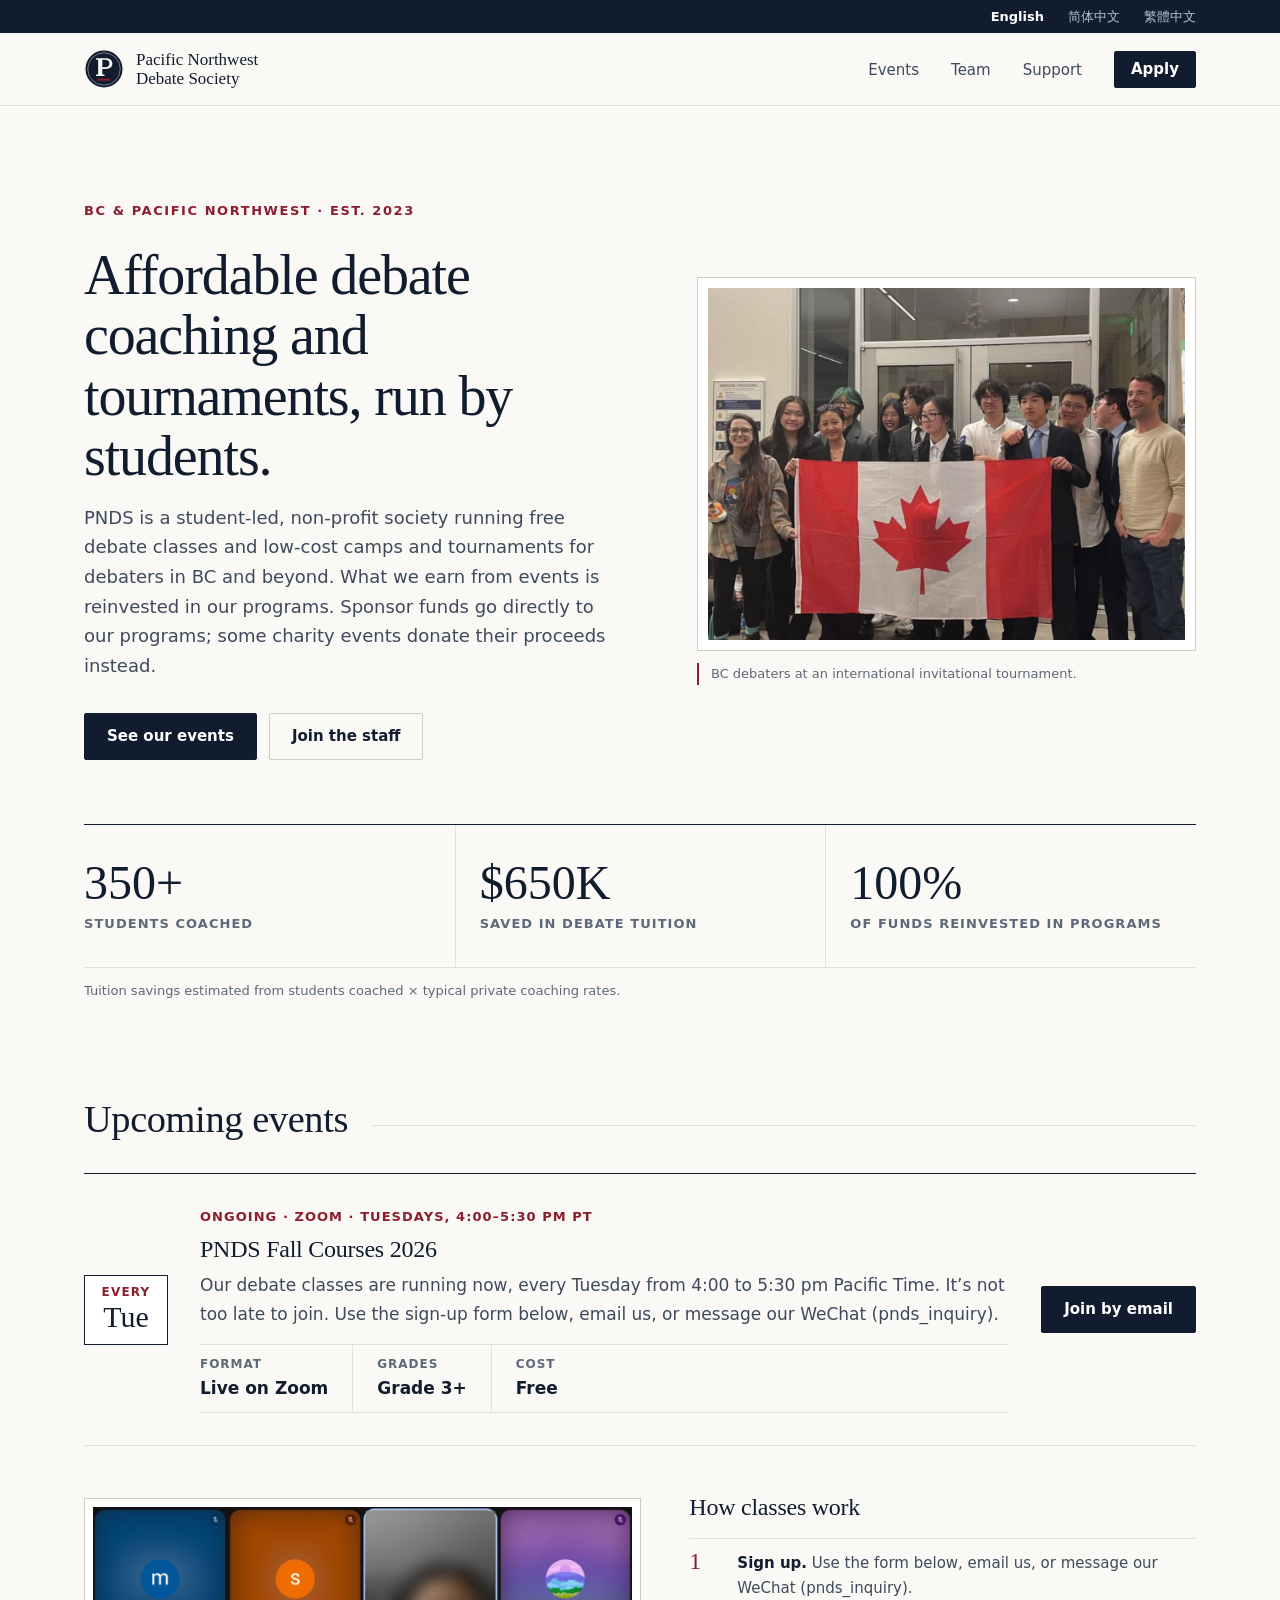
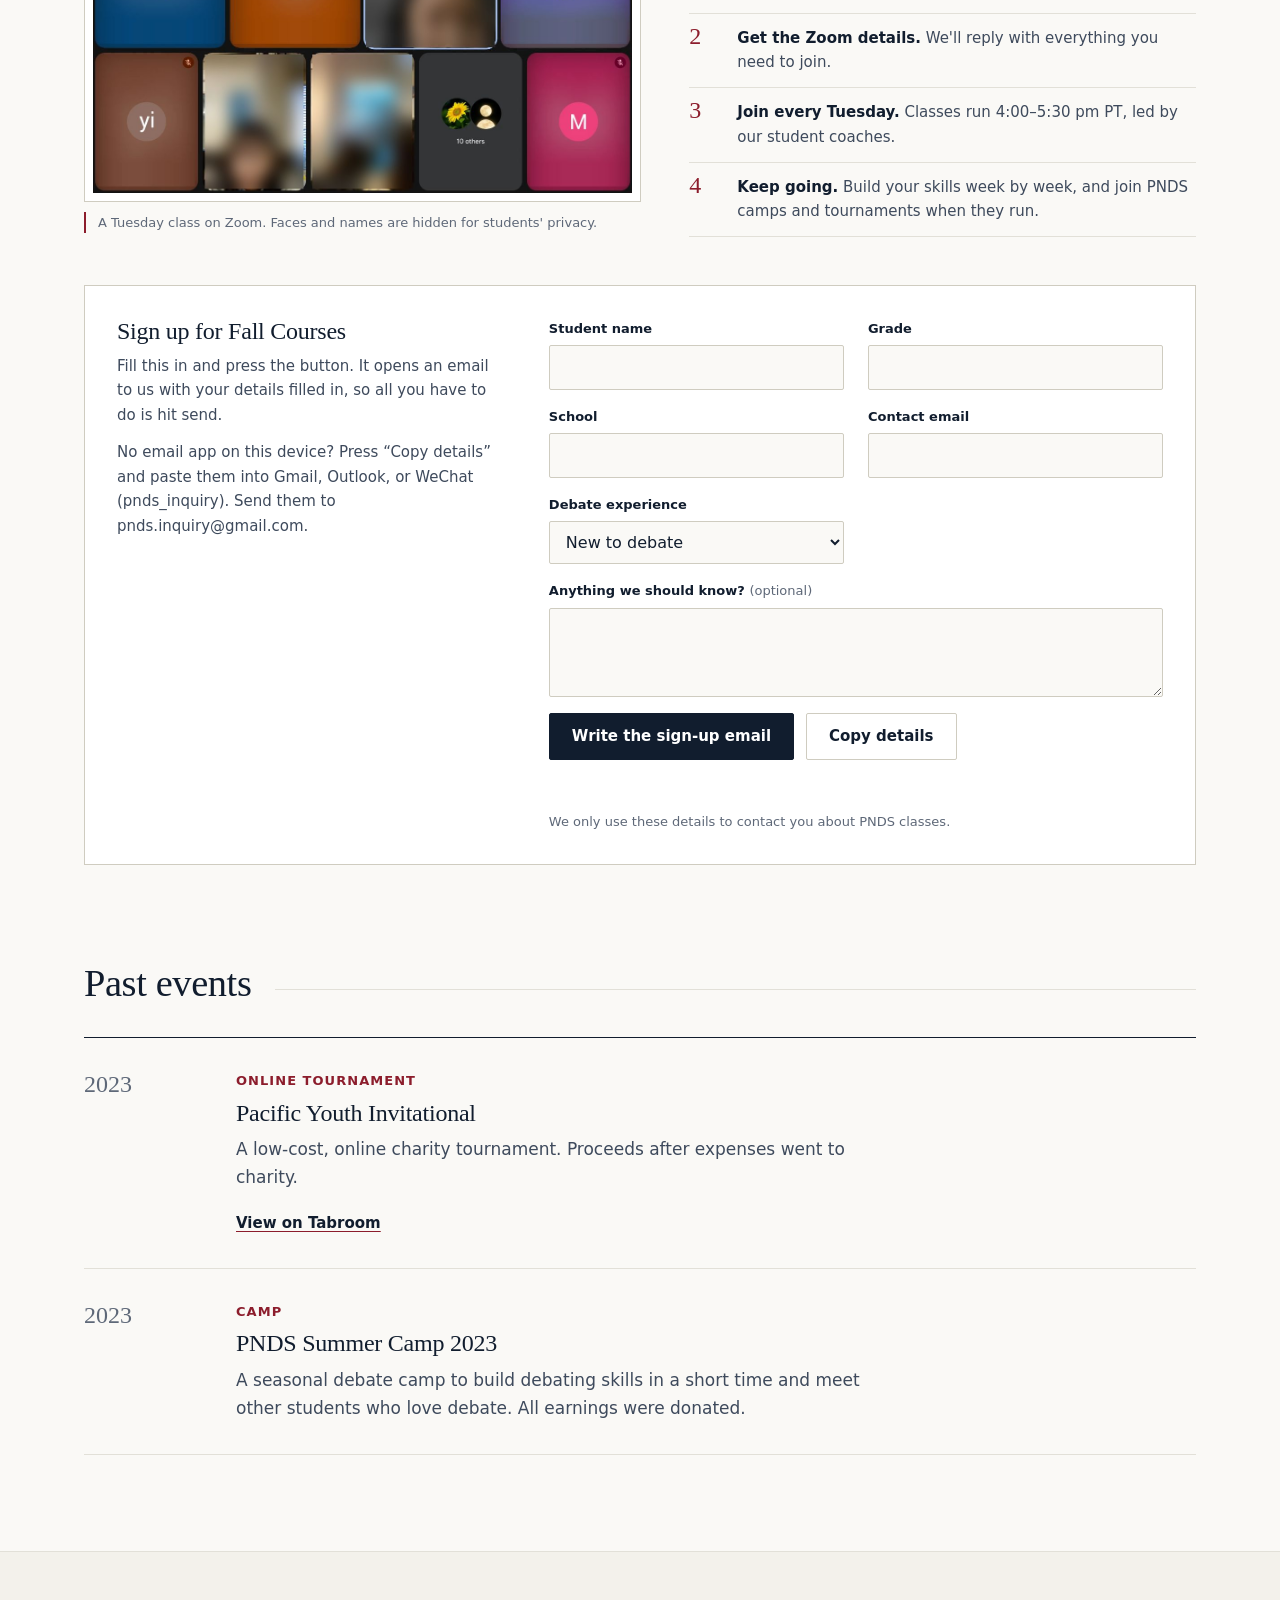
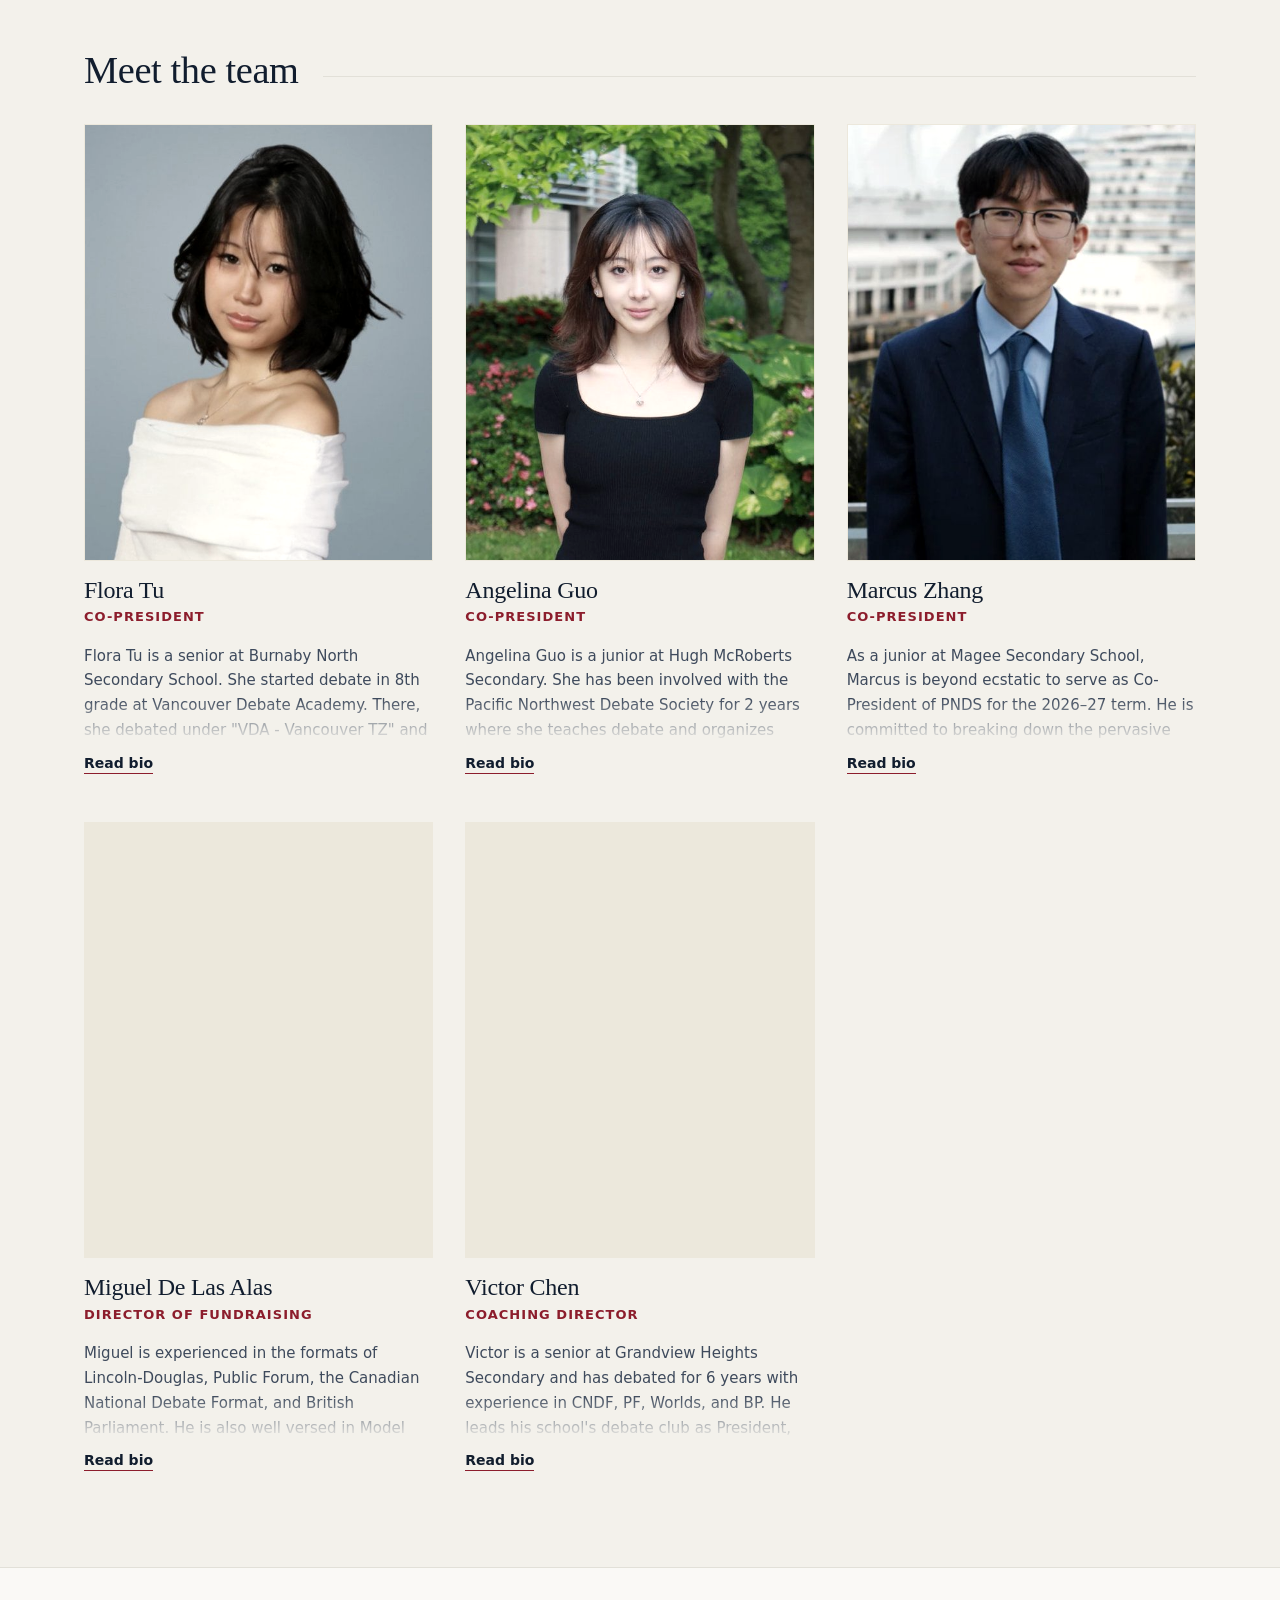
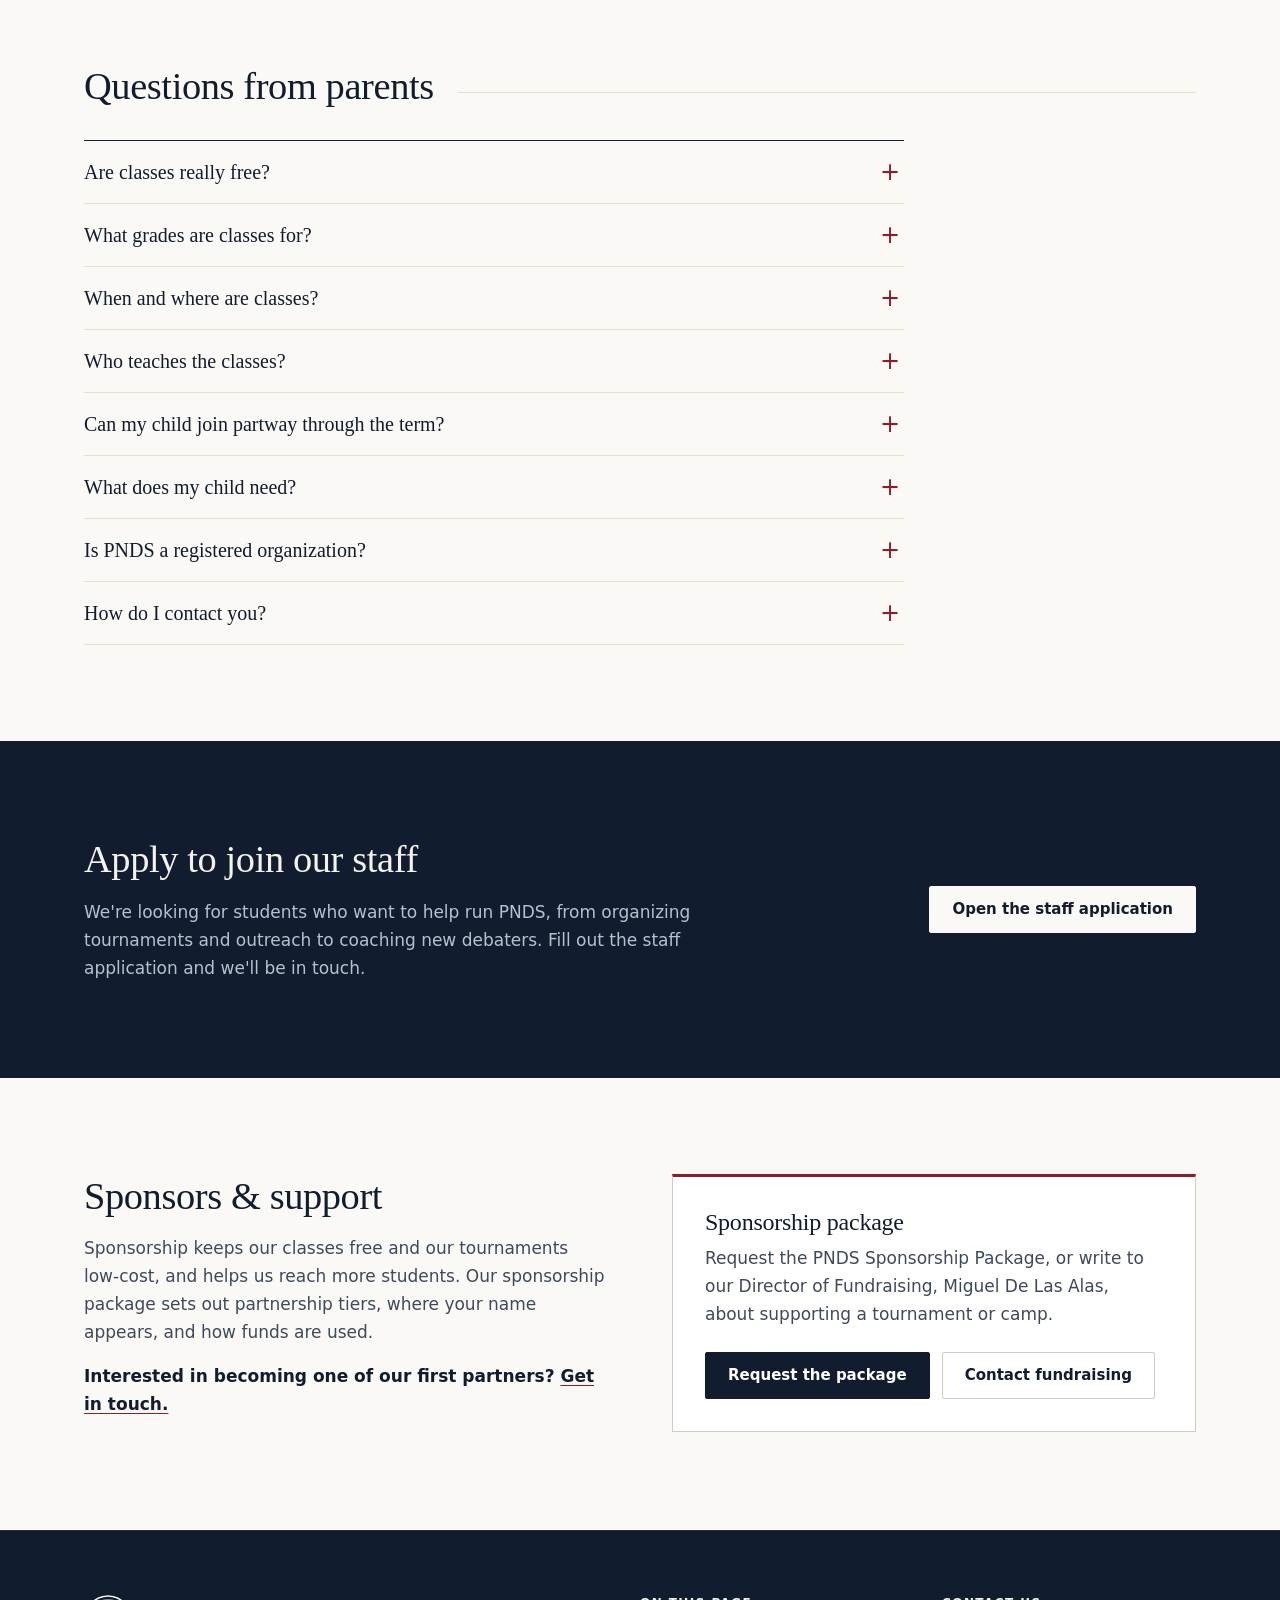
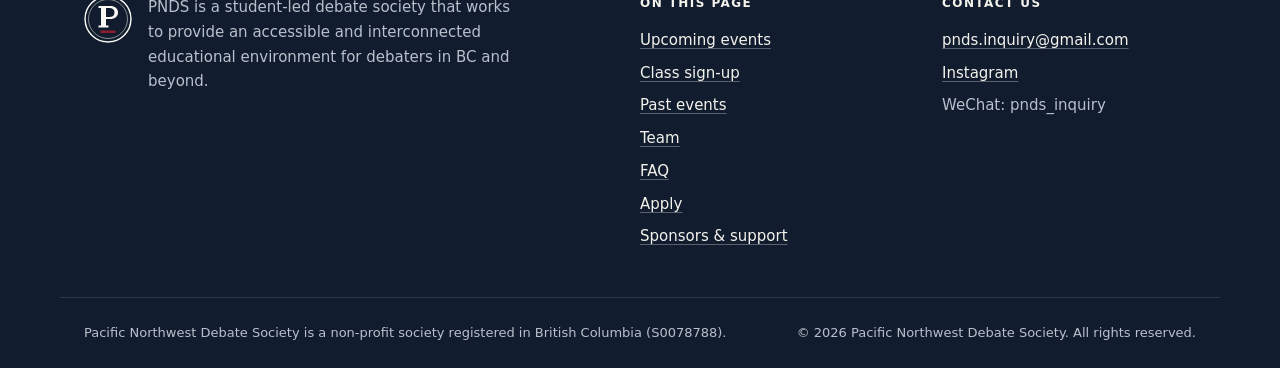
<file: mission.html>
<!doctype html>
<html lang="en">
<head>
  <meta charset="utf-8">
  <meta name="viewport" content="width=device-width, initial-scale=1">
  <title>Redirecting… | PNDS</title>
  <meta name="robots" content="noindex">
  <link rel="canonical" href="https://pacificnorthwestdebatesociety.org/">
  <meta http-equiv="refresh" content="0; url=./">
  <script>location.replace("./");</script>
</head>
<body style="font-family: system-ui, sans-serif; padding: 24px;">
  <p>This page has moved. <a href="./">Go to the PNDS website</a>.</p>
</body>
</html>
</file>
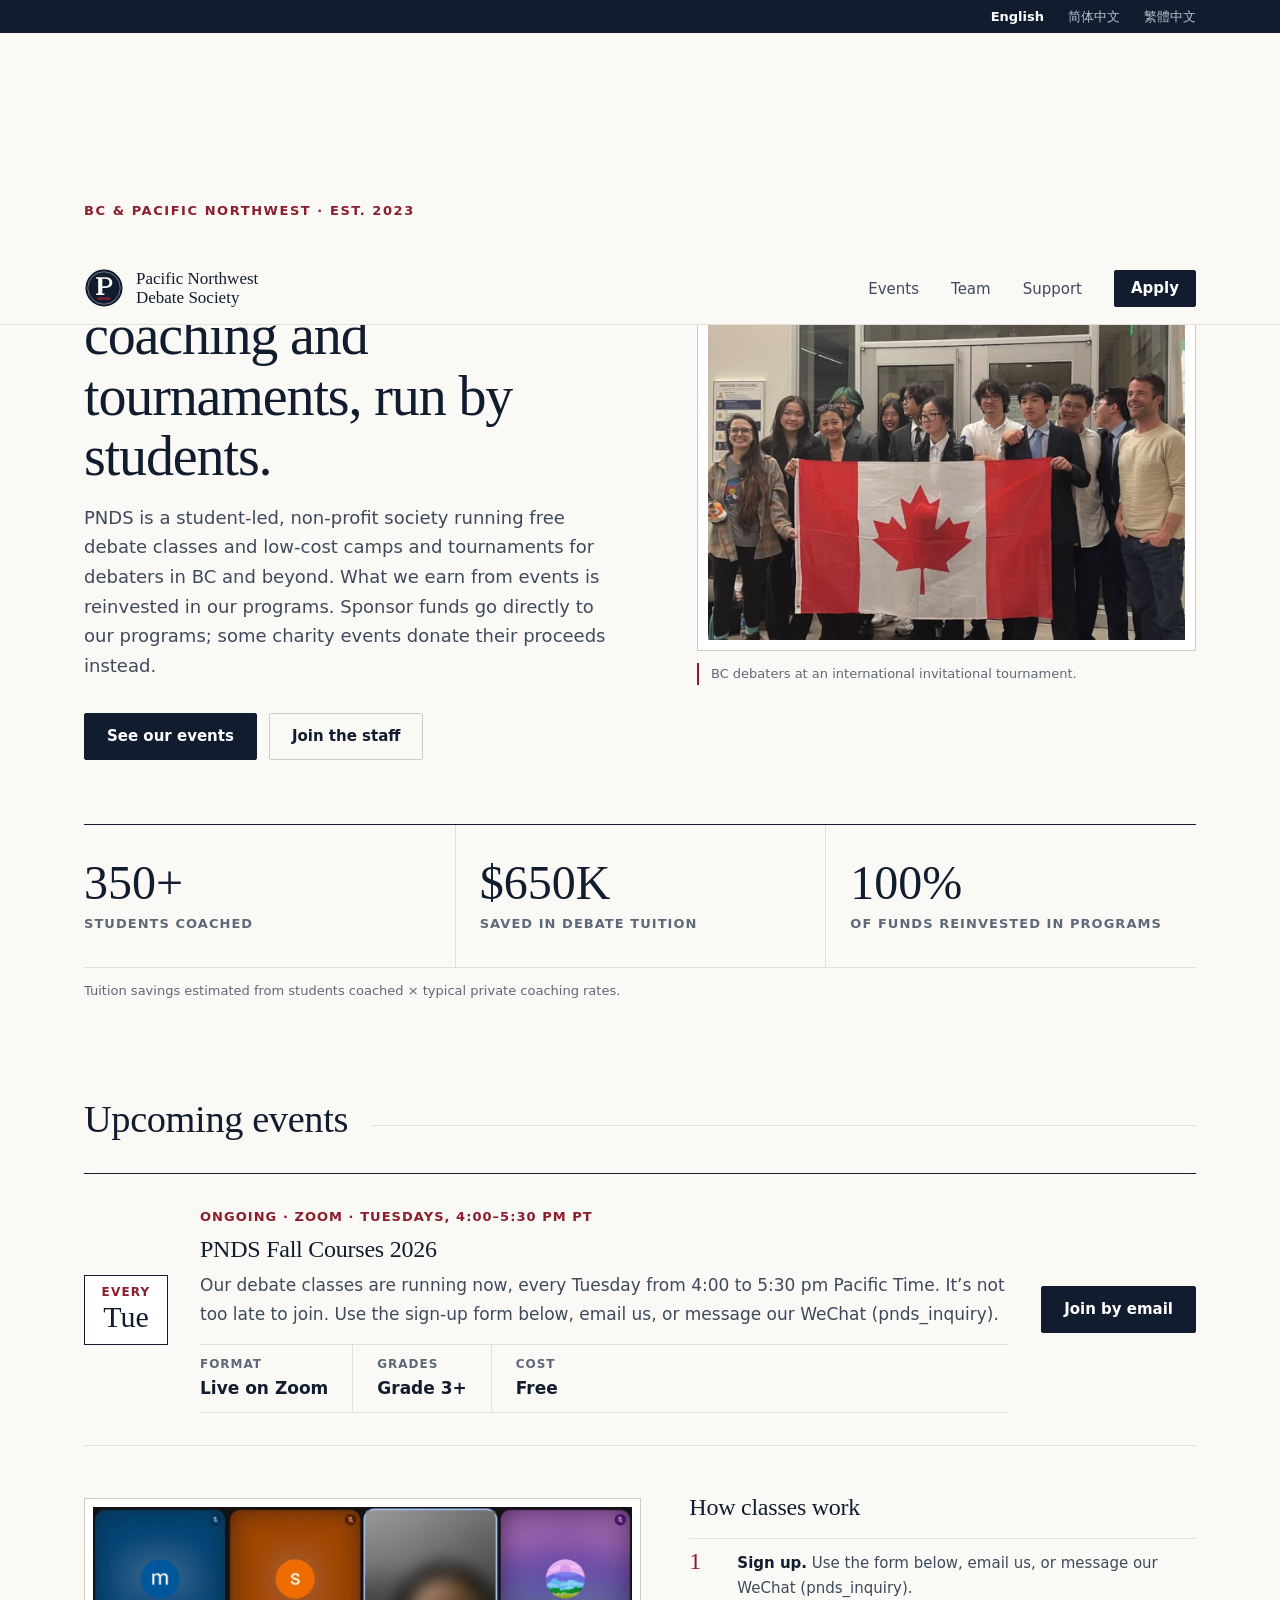
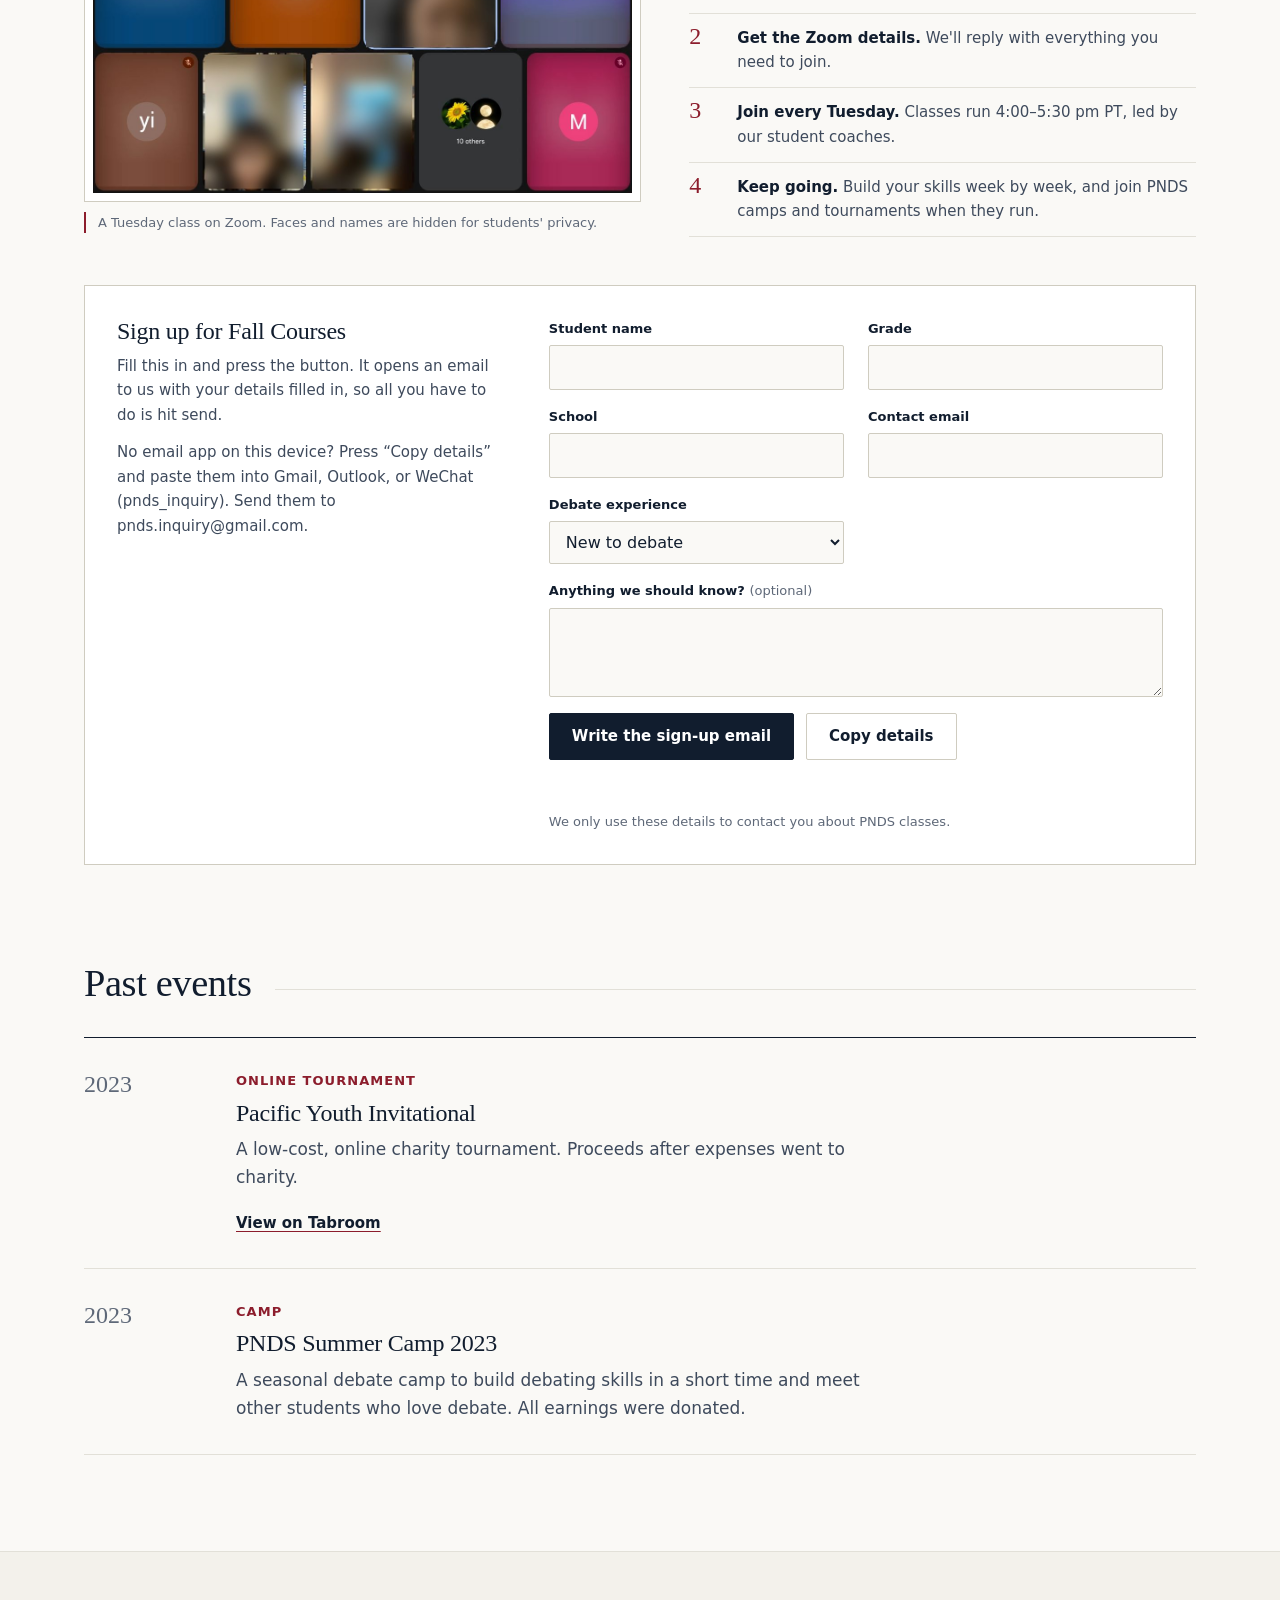
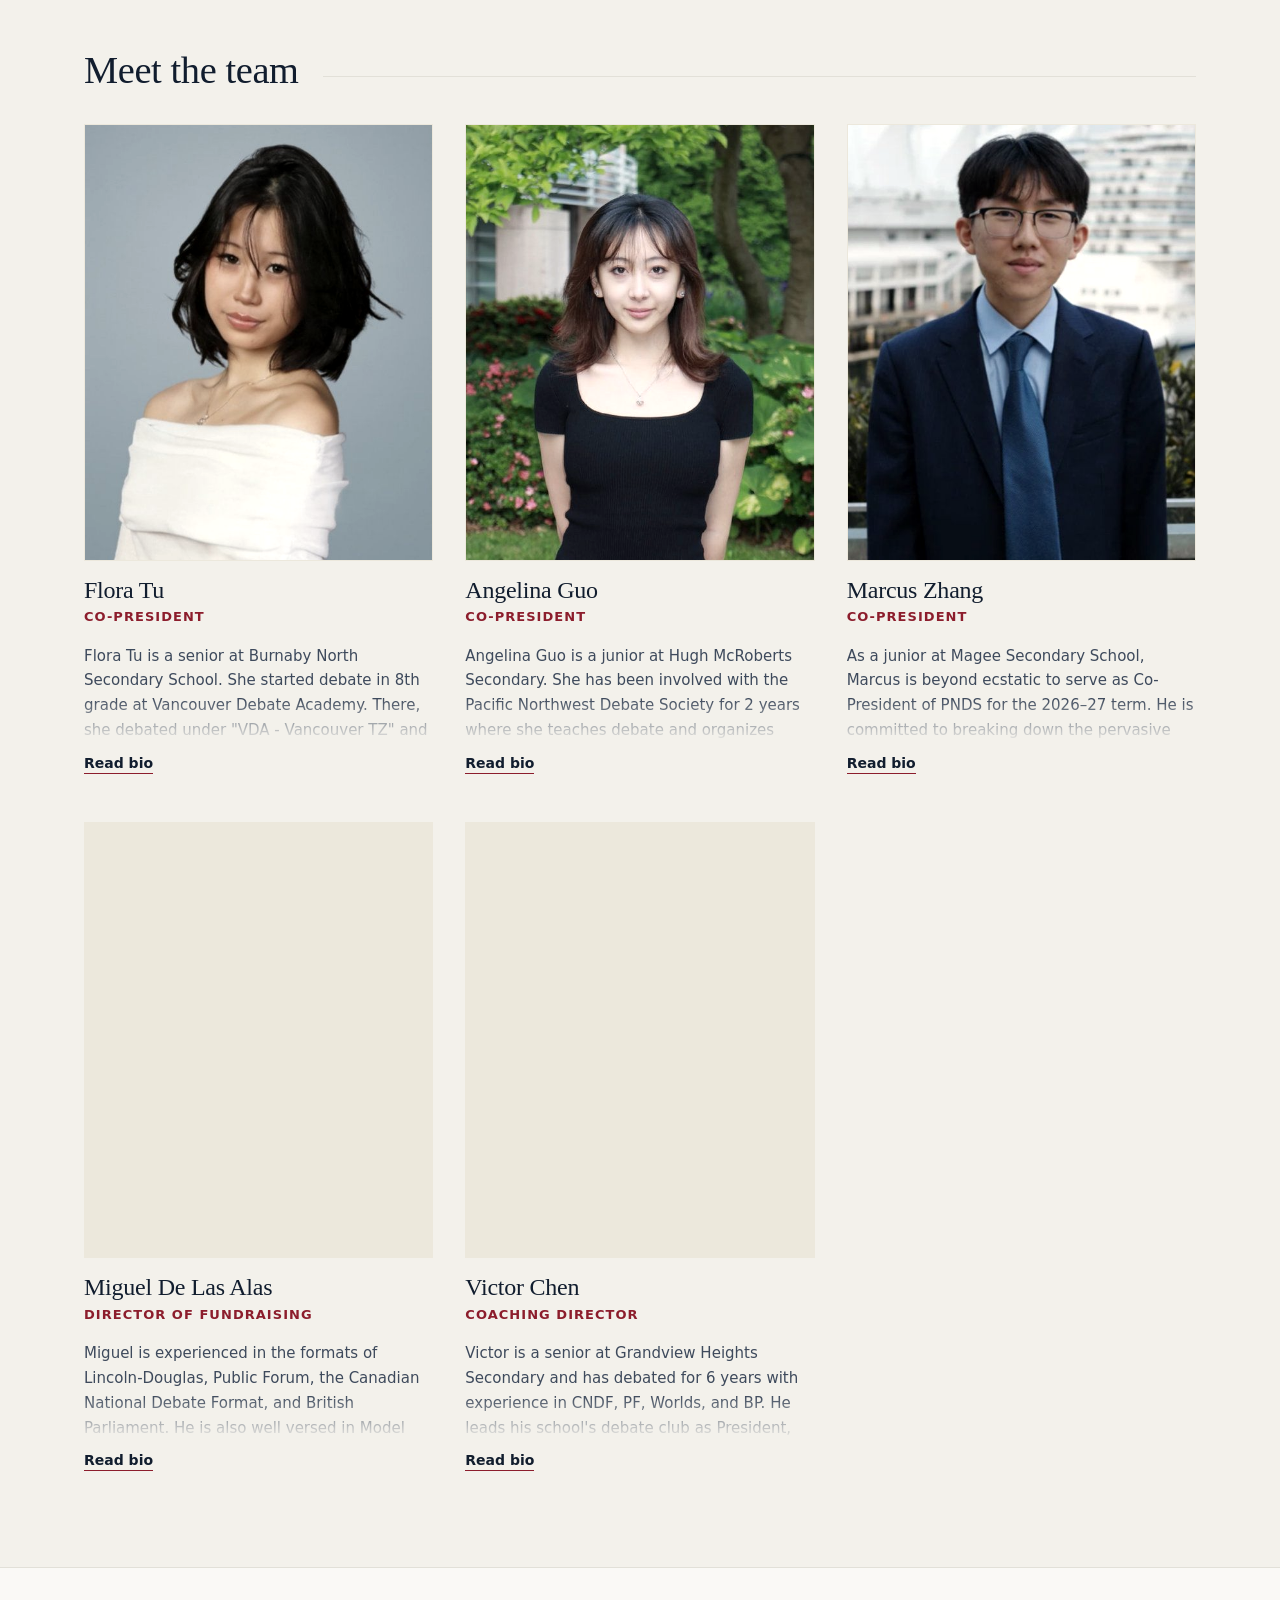
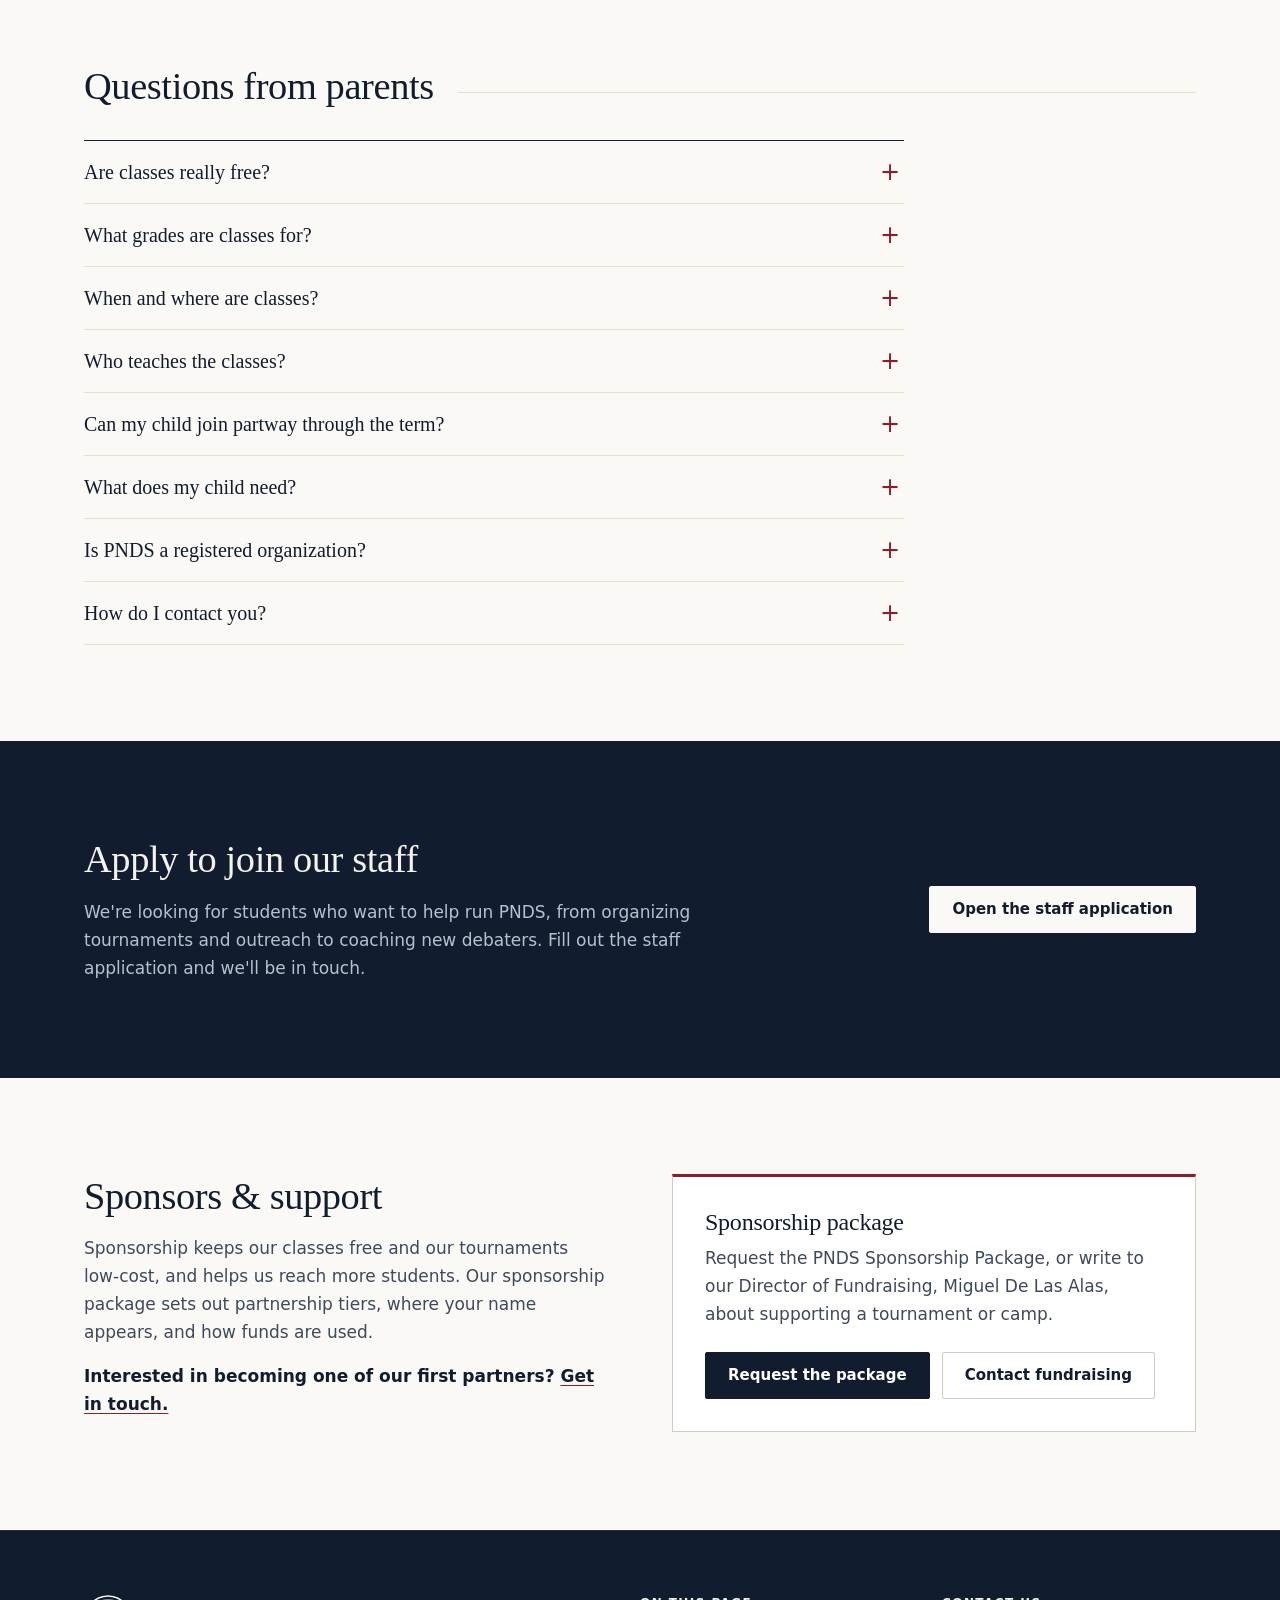
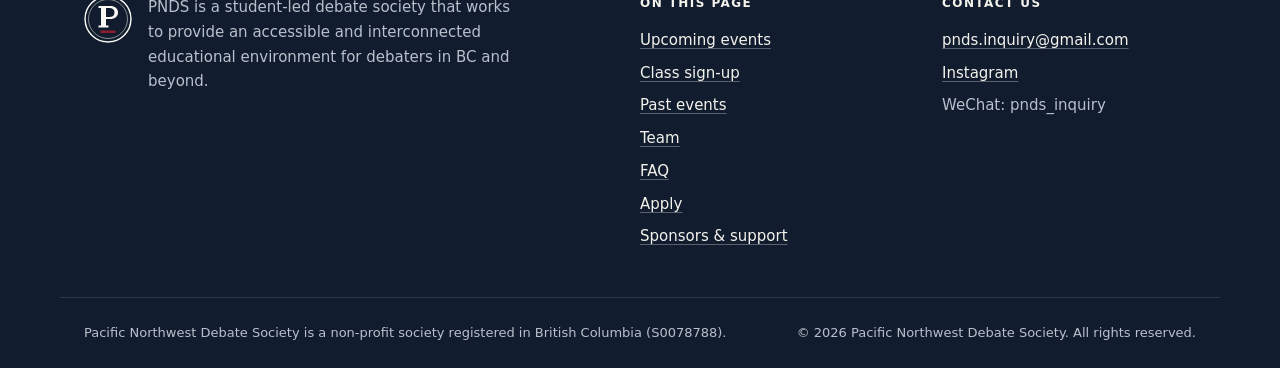
<file: services.html>
<!doctype html>
<html lang="en">
<head>
  <meta charset="utf-8">
  <meta name="viewport" content="width=device-width, initial-scale=1">
  <title>Redirecting… | PNDS</title>
  <meta name="robots" content="noindex">
  <link rel="canonical" href="https://pacificnorthwestdebatesociety.org/#events">
  <meta http-equiv="refresh" content="0; url=./#events">
  <script>location.replace("./#events");</script>
</head>
<body style="font-family: system-ui, sans-serif; padding: 24px;">
  <p>This page has moved. <a href="./#events">Go to the PNDS website</a>.</p>
</body>
</html>
</file>
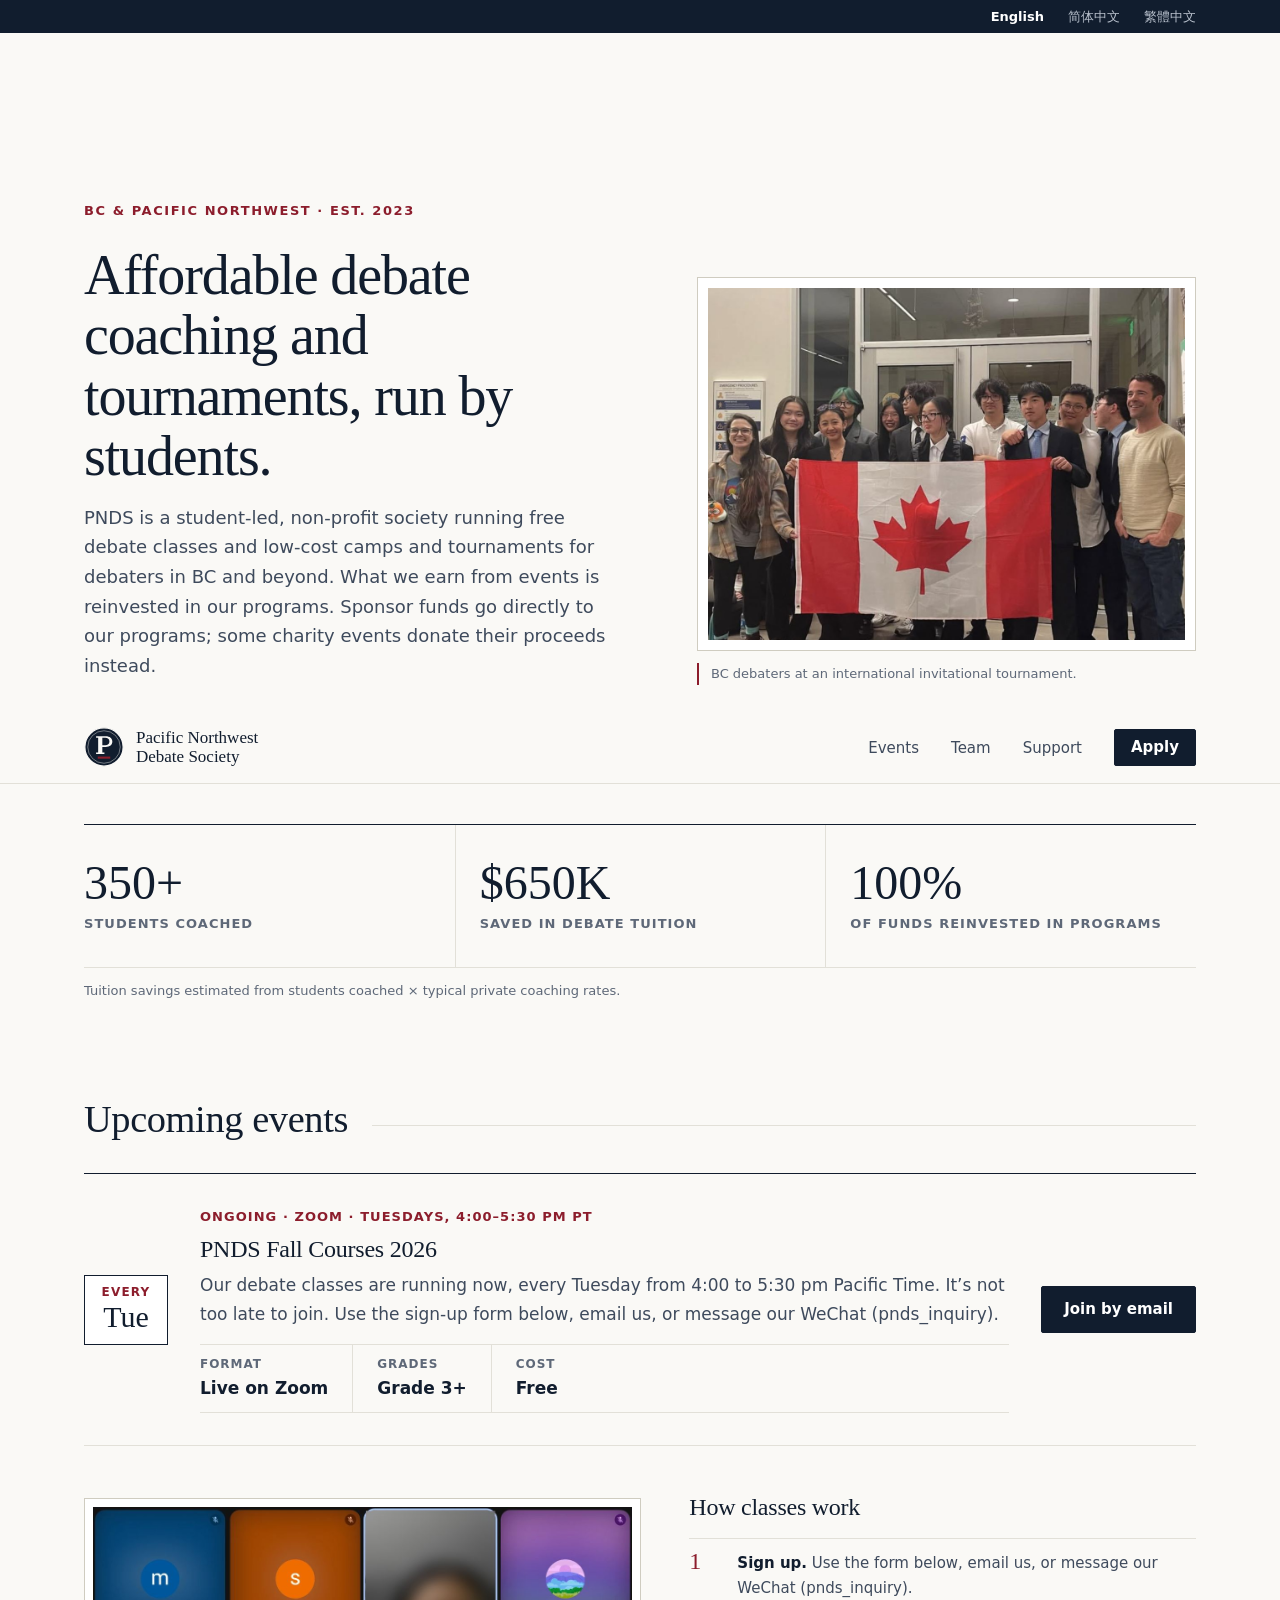
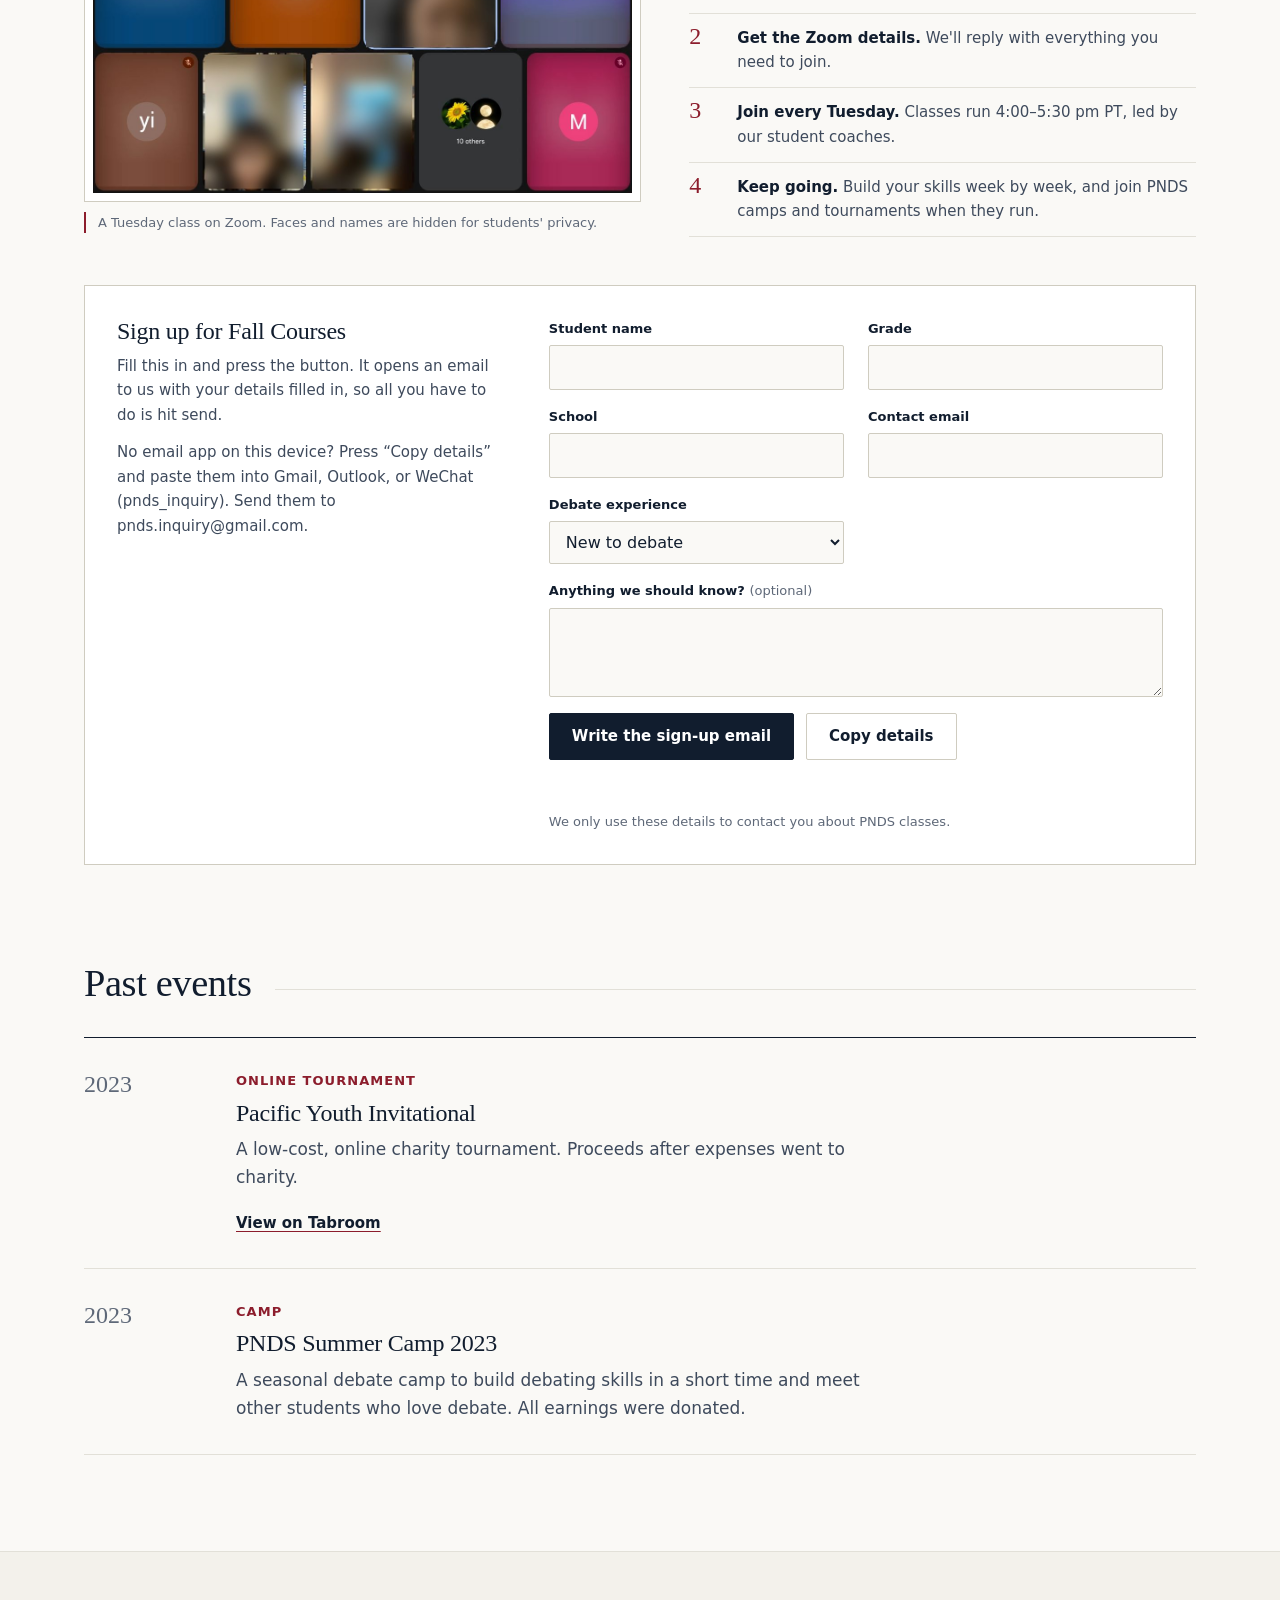
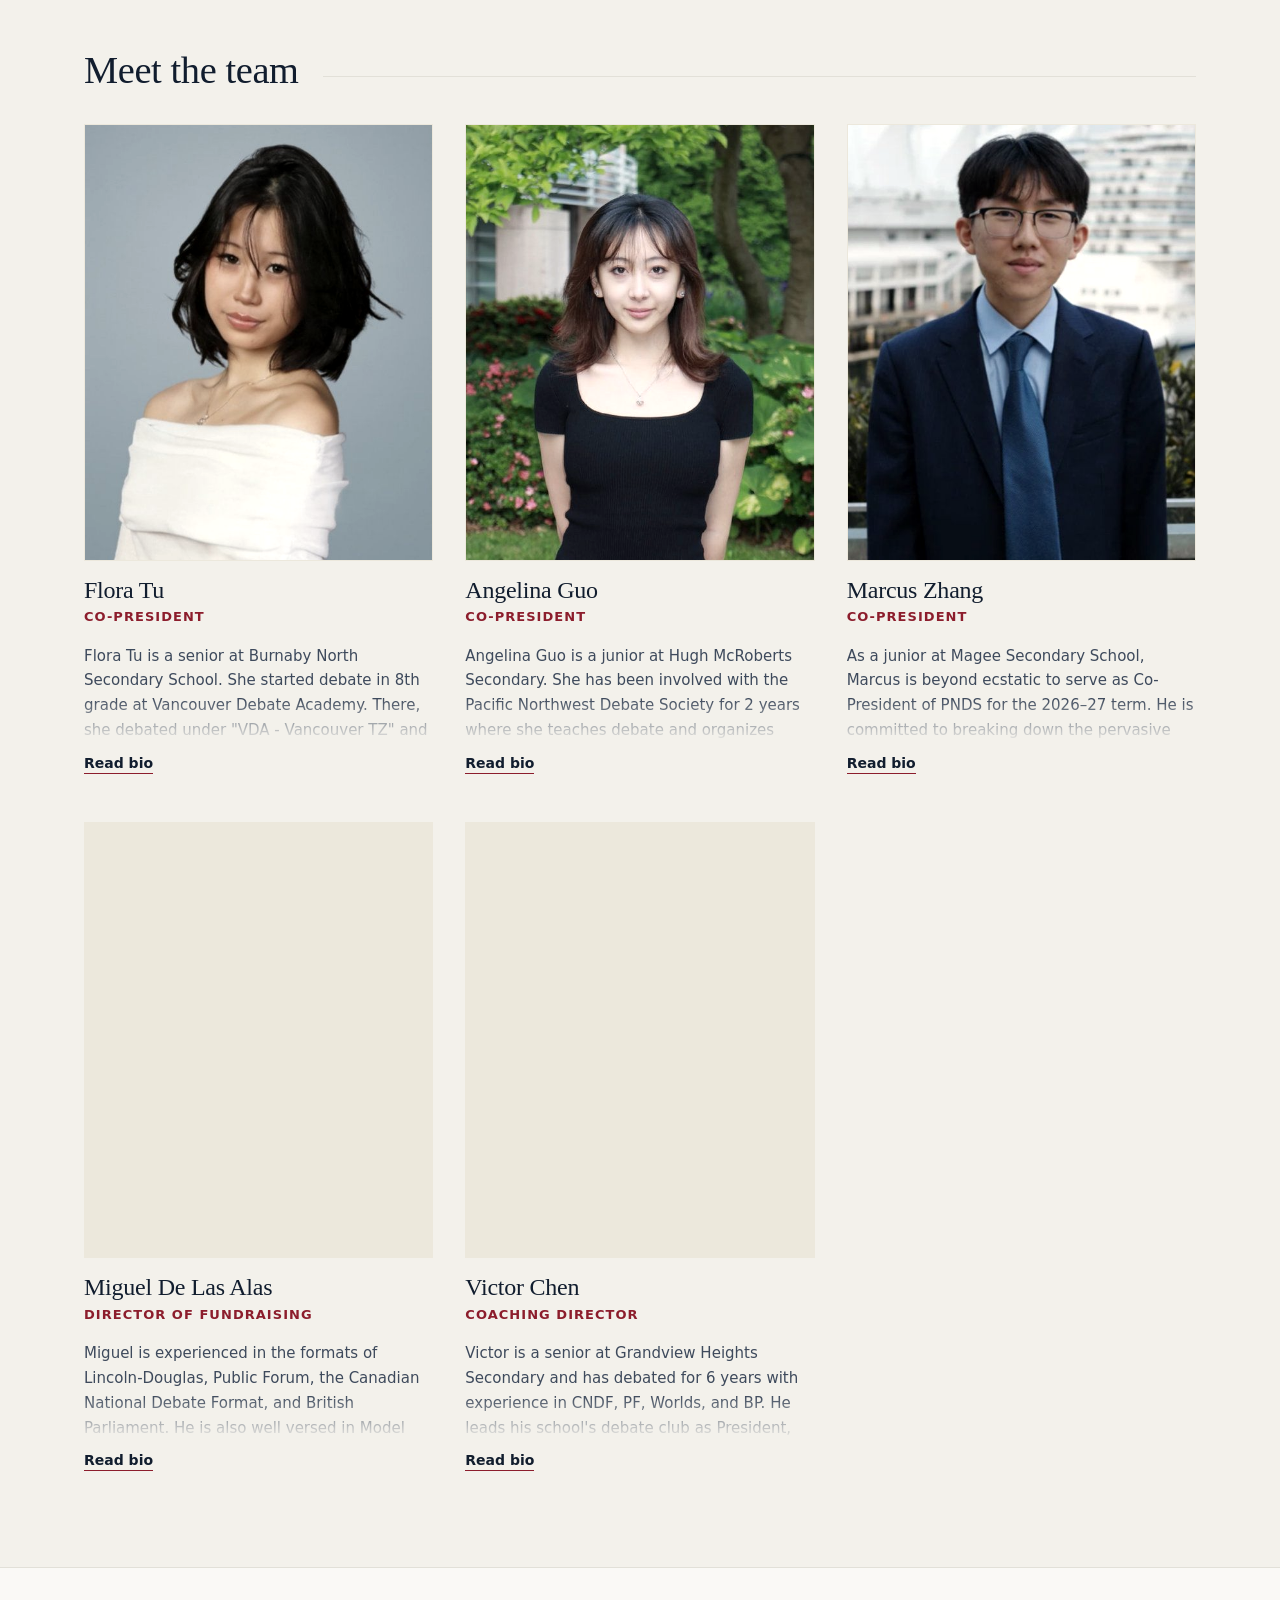
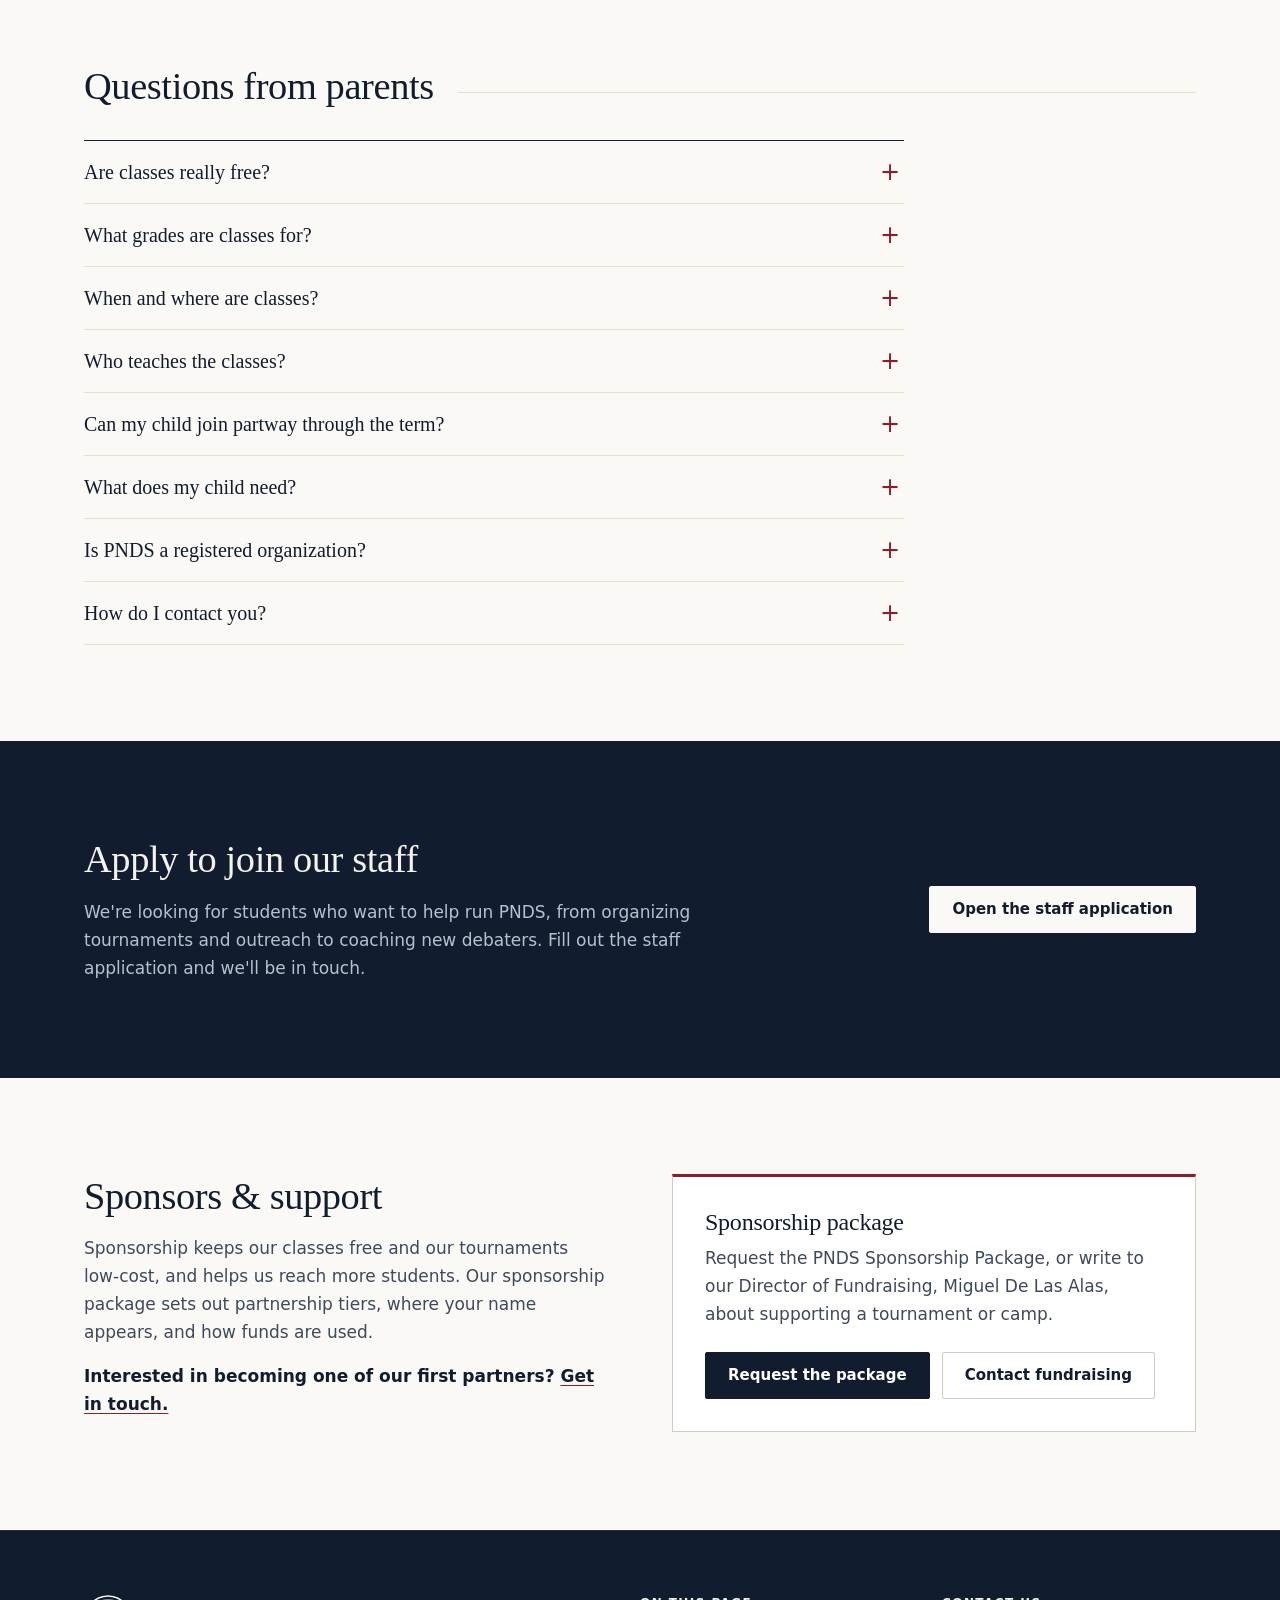
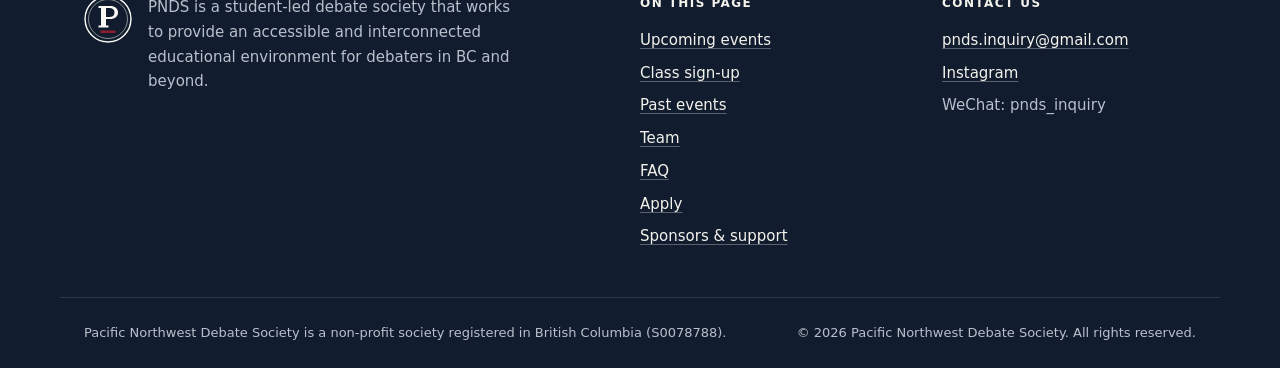
<file: team.html>
<!doctype html>
<html lang="en">
<head>
  <meta charset="utf-8">
  <meta name="viewport" content="width=device-width, initial-scale=1">
  <title>Redirecting… | PNDS</title>
  <meta name="robots" content="noindex">
  <link rel="canonical" href="https://pacificnorthwestdebatesociety.org/#team">
  <meta http-equiv="refresh" content="0; url=./#team">
  <script>location.replace("./#team");</script>
</head>
<body style="font-family: system-ui, sans-serif; padding: 24px;">
  <p>This page has moved. <a href="./#team">Go to the PNDS website</a>.</p>
</body>
</html>
</file>
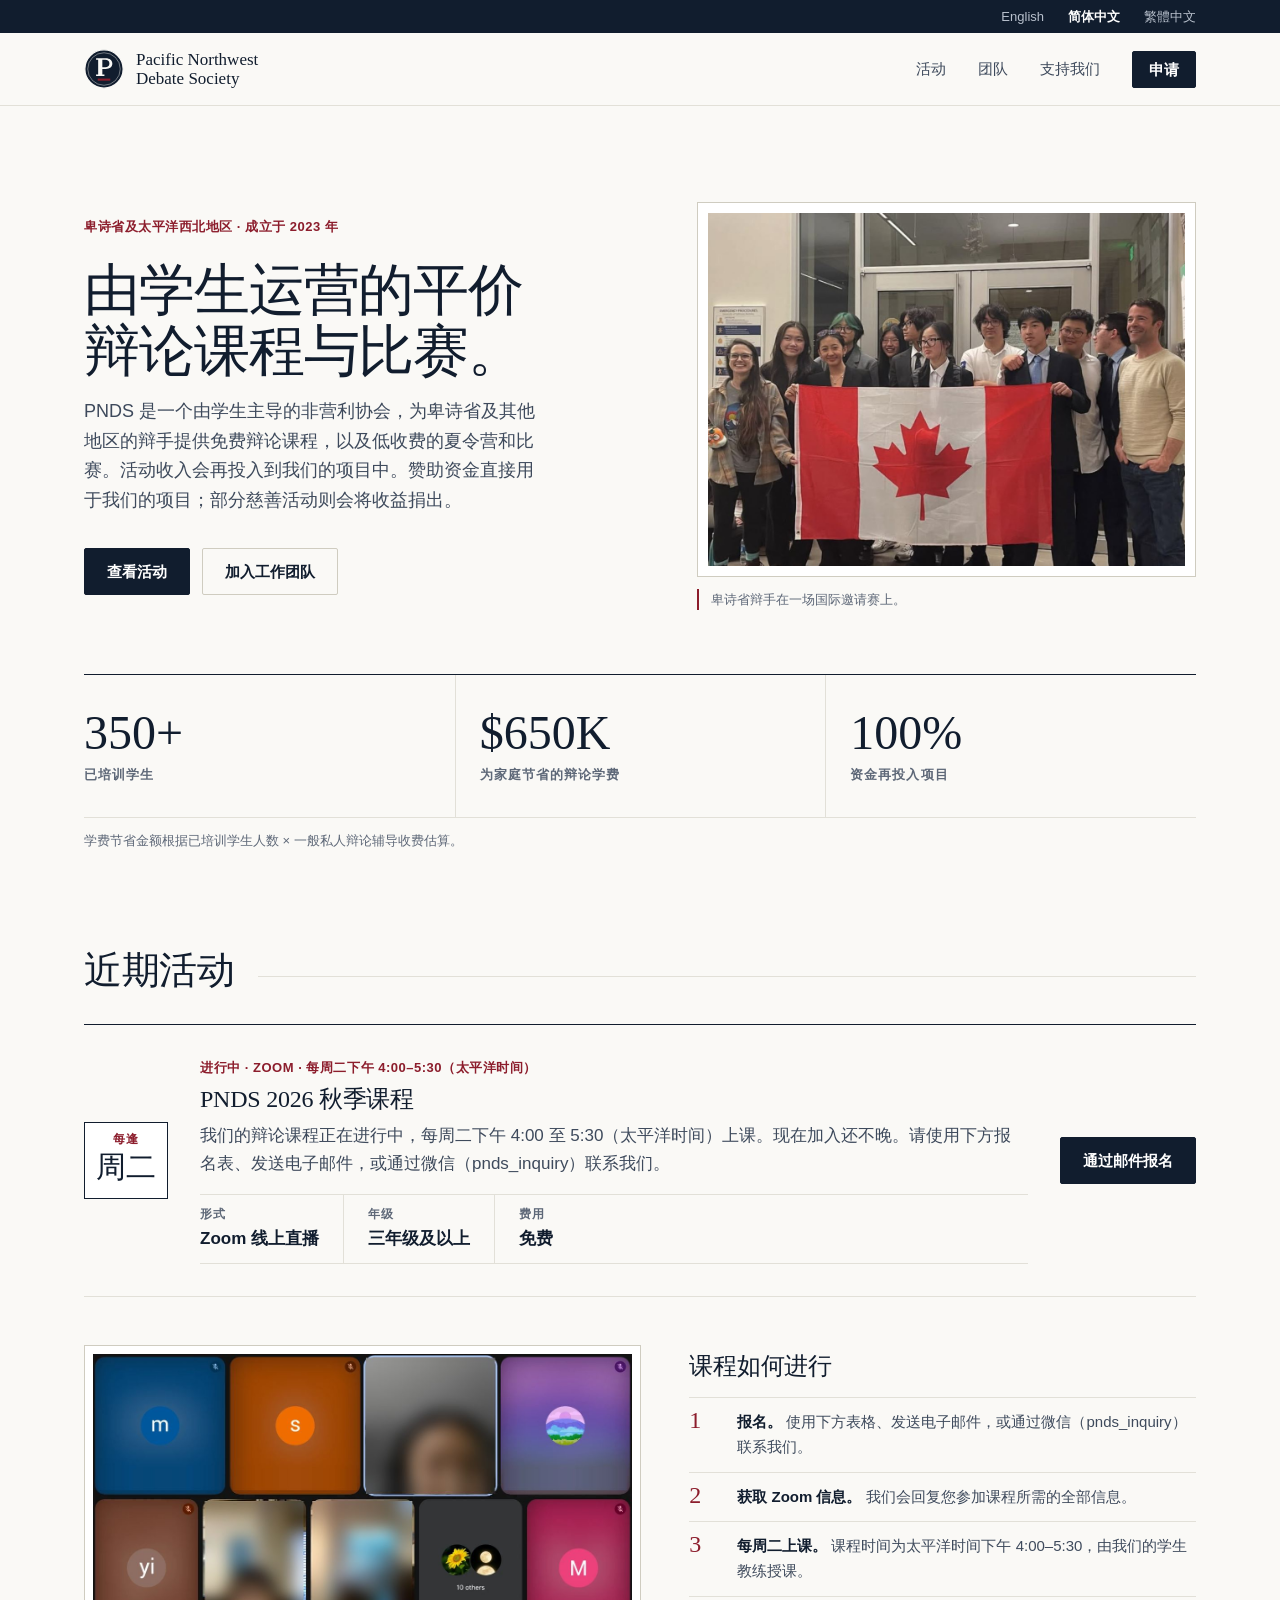
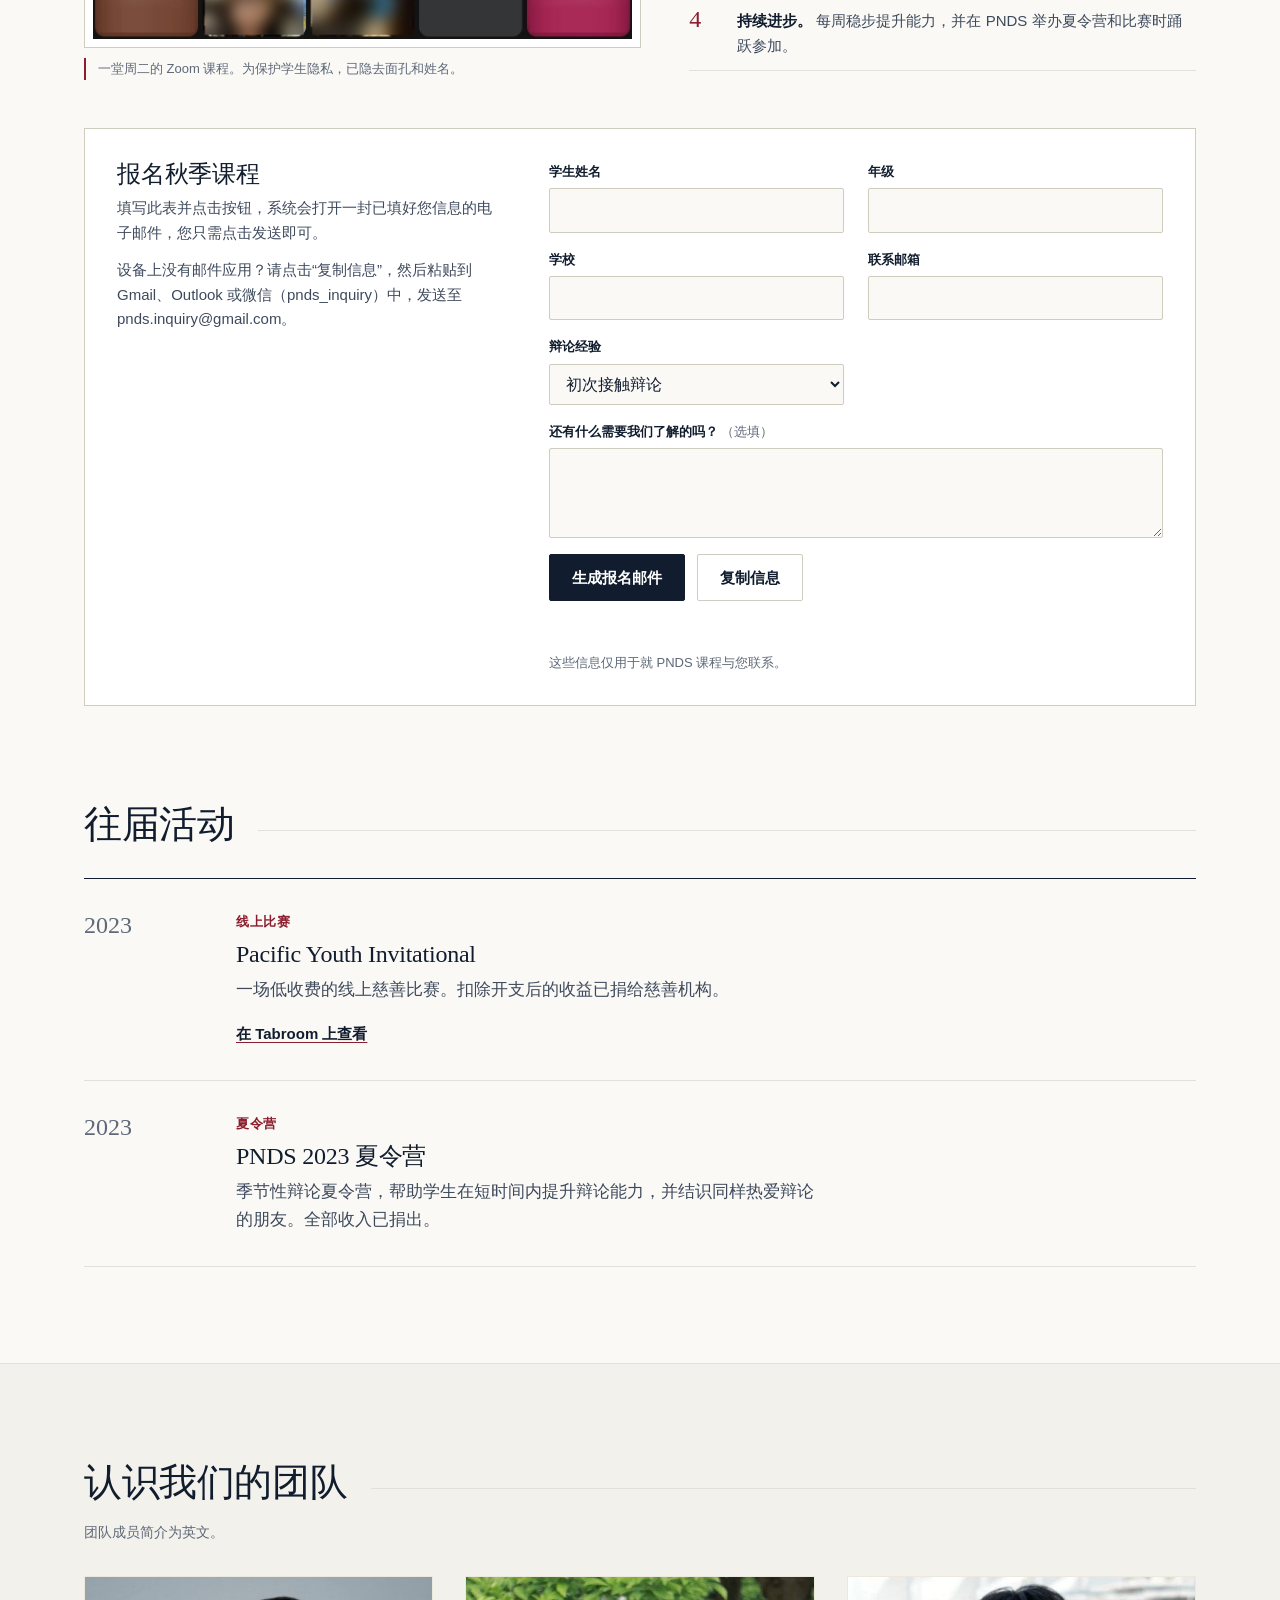
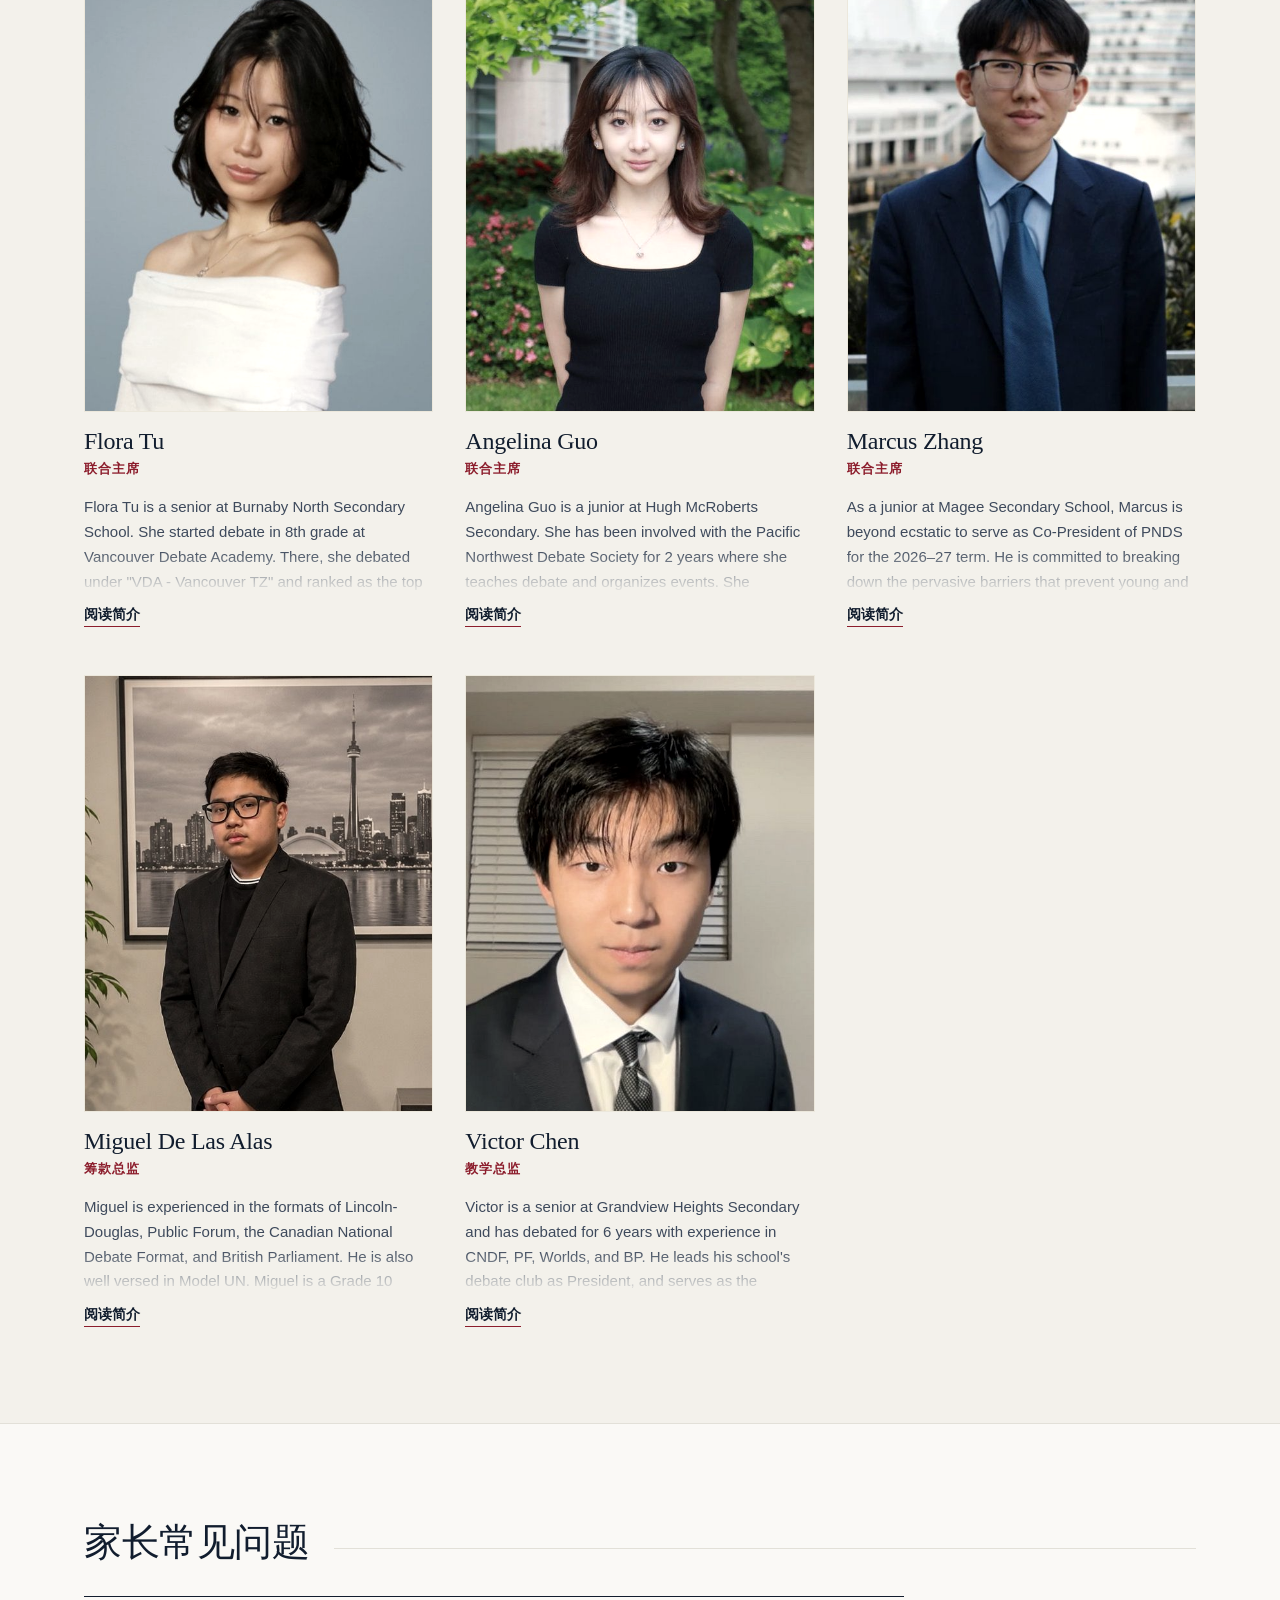
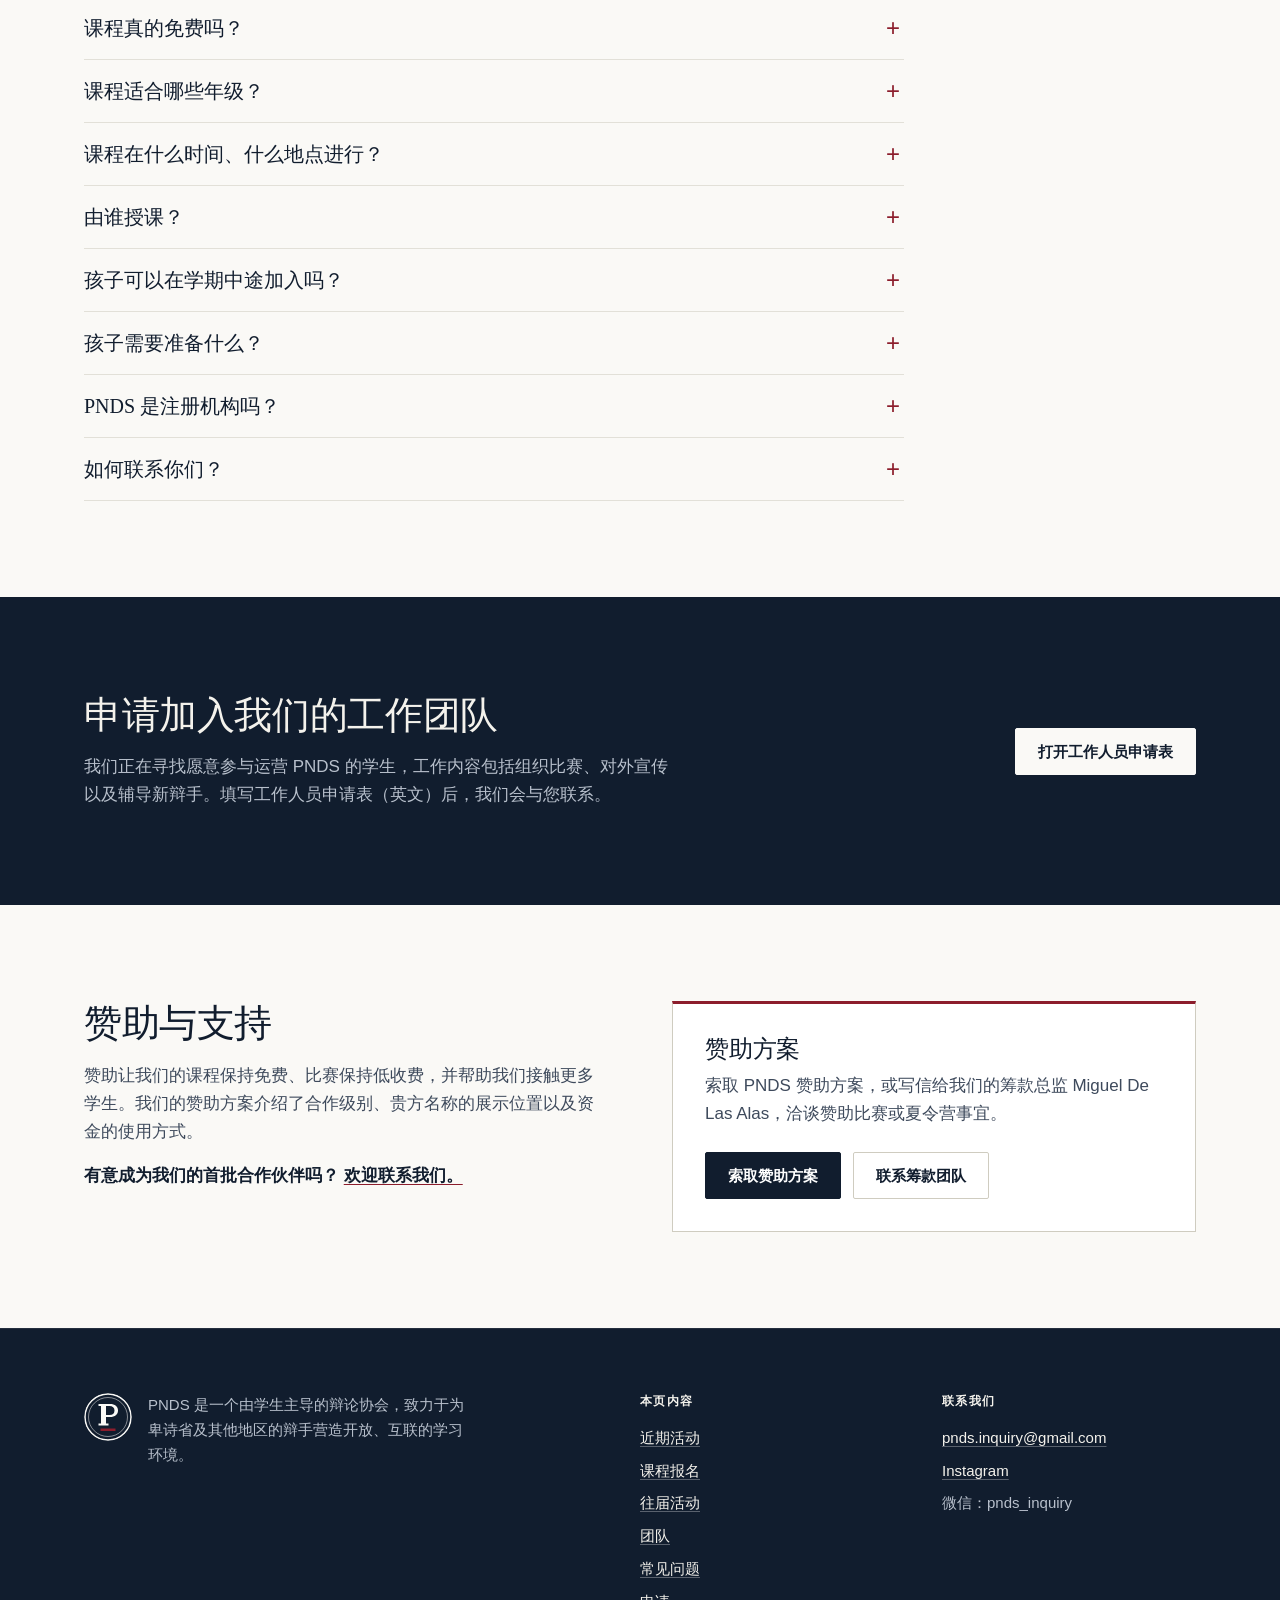
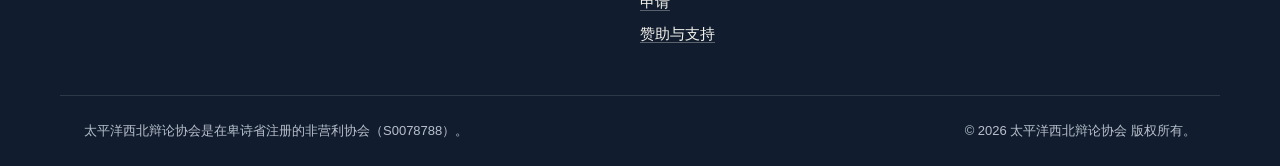
<file: zh-hans.html>
<!doctype html>
<html lang="zh-Hans">
<head>
  <meta charset="utf-8">
  <meta name="viewport" content="width=device-width, initial-scale=1">
  <meta http-equiv="Content-Security-Policy" content="default-src 'self'; script-src 'self'; style-src 'self' https://fonts.googleapis.com; font-src https://fonts.gstatic.com; img-src 'self' data:; connect-src 'self'; form-action 'self' mailto:; base-uri 'self'; object-src 'none'">
  <meta name="referrer" content="strict-origin-when-cross-origin">
  <title>太平洋西北辩论协会 (PNDS)</title>
  <meta name="description" content="由学生运营的卑诗省辩论协会，提供免费辩论课程以及低收费的夏令营和比赛。查看近期活动、认识我们的团队，或申请加入我们。">
  <meta name="theme-color" content="#111D2E">
  <link rel="canonical" href="https://pacificnorthwestdebatesociety.org/zh-hans.html">
  <link rel="alternate" hreflang="en" href="https://pacificnorthwestdebatesociety.org/">
  <link rel="alternate" hreflang="zh-Hans" href="https://pacificnorthwestdebatesociety.org/zh-hans.html">
  <link rel="alternate" hreflang="zh-Hant" href="https://pacificnorthwestdebatesociety.org/zh-hant.html">
  <link rel="alternate" hreflang="x-default" href="https://pacificnorthwestdebatesociety.org/">
  <meta property="og:type" content="website">
  <meta property="og:site_name" content="Pacific Northwest Debate Society">
  <meta property="og:url" content="https://pacificnorthwestdebatesociety.org/zh-hans.html">
  <meta property="og:locale" content="zh_CN">
  <meta property="og:title" content="太平洋西北辩论协会 (PNDS)">
  <meta property="og:description" content="由学生运营的卑诗省平价辩论课程与比赛。">
  <meta property="og:image" content="https://pacificnorthwestdebatesociety.org/assets/og-image.jpg">
  <meta property="og:image:width" content="1200">
  <meta property="og:image:height" content="630">
  <meta property="og:image:alt" content="PNDS: Affordable debate coaching and tournaments, run by students.">
  <meta name="twitter:card" content="summary_large_image">
  <link rel="icon" type="image/png" href="assets/favicon.png">
  <link rel="apple-touch-icon" href="assets/apple-touch-icon.png">
  <link rel="preconnect" href="https://fonts.googleapis.com">
  <link rel="preconnect" href="https://fonts.gstatic.com" crossorigin>
  <link href="https://fonts.googleapis.com/css2?family=Newsreader:opsz,wght@6..72,400;6..72,500&family=Plus+Jakarta+Sans:wght@400;500;600&display=swap" rel="stylesheet">
  <link rel="stylesheet" href="styles.css?v=14">
  <script type="application/ld+json">
  {
    "@context": "https://schema.org",
    "@type": "EducationalOrganization",
    "name": "Pacific Northwest Debate Society",
    "alternateName": "PNDS",
    "url": "https://pacificnorthwestdebatesociety.org/",
    "logo": "https://pacificnorthwestdebatesociety.org/assets/pnds-logo.jpg",
    "email": "pnds.inquiry@gmail.com",
    "foundingDate": "2023",
    "areaServed": "British Columbia, Canada",
    "sameAs": ["https://www.instagram.com/pnds.official25/"]
  }
  </script>
</head>
<body>
  <a class="skip-link" href="#main">跳到主要内容</a>

  <nav class="lang-bar" aria-label="语言">
    <div class="container">
      <a href="./" lang="en" hreflang="en">English</a>
      <a href="zh-hans.html" lang="zh-Hans" hreflang="zh-Hans" aria-current="page">简体中文</a>
      <a href="zh-hant.html" lang="zh-Hant" hreflang="zh-Hant">繁體中文</a>
    </div>
  </nav>

  <header class="site-header">
    <div class="container header-inner">
      <a class="brand" href="#top" aria-label="太平洋西北辩论协会首页">
        <img src="assets/pnds-mark.svg" alt="PNDS 标志" width="40" height="40">
        <span class="brand-name">Pacific Northwest <br>Debate Society</span>
      </a>
      <nav aria-label="主导航">
        <ul class="nav-list">
          <li><a href="#events">活动</a></li>
          <li><a href="#team">团队</a></li>
          <li class="nav-hide-sm"><a href="#sponsors">支持我们</a></li>
          <li><a class="button button-sm" href="#apply">申请</a></li>
        </ul>
      </nav>
    </div>
  </header>

  <main id="main">
    <section class="hero" id="top" aria-labelledby="hero-title">
      <div class="container hero-grid">
        <div class="hero-copy">
          <p class="eyebrow">卑诗省及太平洋西北地区 · 成立于 2023 年</p>
          <h1 id="hero-title">由学生运营的平价辩论课程与比赛。</h1>
          <p class="lede">PNDS 是一个由学生主导的非营利协会，为卑诗省及其他地区的辩手提供免费辩论课程，以及低收费的夏令营和比赛。活动收入会再投入到我们的项目中。赞助资金直接用于我们的项目；部分慈善活动则会将收益捐出。</p>
          <div class="button-row">
            <a class="button" href="#events">查看活动</a>
            <a class="button button-secondary" href="#apply">加入工作团队</a>
          </div>
        </div>
        <figure class="hero-figure">
          <div class="photo-frame">
            <!-- Swap in a PNDS tournament or workshop photo (any size; it is cropped to 4:3). -->
            <img src="assets/photos/team-canada-flag.jpg" alt="一群身穿正装的卑诗省辩手在比赛中手持加拿大国旗" width="1200" height="839" fetchpriority="high">
          </div>
          <figcaption>卑诗省辩手在一场国际邀请赛上。</figcaption>
        </figure>
      </div>
    </section>

    <section class="impact" aria-label="我们的成果">
      <div class="container">
        <!-- Update these figures as they change. -->
        <dl class="impact-grid">
          <div class="impact-item">
            <dt>已培训学生</dt>
            <dd class="impact-num">350+</dd>
          </div>
          <div class="impact-item">
            <dt>为家庭节省的辩论学费</dt>
            <dd class="impact-num">$650K</dd>
          </div>
          <div class="impact-item">
            <dt>资金再投入项目</dt>
            <dd class="impact-num">100%</dd>
          </div>
        </dl>
        <p class="impact-note">学费节省金额根据已培训学生人数 × 一般私人辩论辅导收费估算。</p>
      </div>
    </section>

    <section class="section" id="events" aria-labelledby="events-title">
      <div class="container">
        <header class="section-head">
          <h2 id="events-title">近期活动</h2>
        </header>
        <article class="event">
          <div class="date-badge" aria-hidden="true"><span class="m">每逢</span><span class="d">周二</span></div>
          <div class="event-body">
            <p class="event-meta">进行中 · Zoom · 每周二下午 4:00–5:30（太平洋时间）</p>
            <h3>PNDS 2026 秋季课程</h3>
            <p>我们的辩论课程正在进行中，每周二下午 4:00 至 5:30（太平洋时间）上课。现在加入还不晚。请使用下方报名表、发送电子邮件，或通过微信（pnds_inquiry）联系我们。</p>
            <dl class="course-facts">
              <div>
                <dt>形式</dt>
                <dd>Zoom 线上直播</dd>
              </div>
              <div>
                <dt>年级</dt>
                <dd>三年级及以上</dd>
              </div>
              <div>
                <dt>费用</dt>
                <dd>免费</dd>
              </div>
            </dl>
          </div>
          <a class="button" href="mailto:pnds.inquiry@gmail.com?subject=Joining%20Fall%20Courses%202026">通过邮件报名</a>
        </article>

        <div class="how" aria-labelledby="how-title">
          <figure class="how-figure">
            <img src="assets/photos/zoom-class.jpg" alt="Zoom 上的 PNDS 课程画面，学生的面孔和姓名已模糊处理" width="1200" height="635" loading="lazy">
            <figcaption>一堂周二的 Zoom 课程。为保护学生隐私，已隐去面孔和姓名。</figcaption>
          </figure>
          <div>
            <h3 id="how-title">课程如何进行</h3>
            <ol class="how-steps">
              <li><strong>报名。</strong> 使用下方表格、发送电子邮件，或通过微信（pnds_inquiry）联系我们。</li>
              <li><strong>获取 Zoom 信息。</strong> 我们会回复您参加课程所需的全部信息。</li>
              <li><strong>每周二上课。</strong> 课程时间为太平洋时间下午 4:00–5:30，由我们的学生教练授课。</li>
              <li><strong>持续进步。</strong> 每周稳步提升能力，并在 PNDS 举办夏令营和比赛时踊跃参加。</li>
            </ol>
          </div>
        </div>

        <div class="signup" id="signup">
          <div class="signup-intro">
            <h3 id="signup-title">报名秋季课程</h3>
            <p>填写此表并点击按钮，系统会打开一封已填好您信息的电子邮件，您只需点击发送即可。</p>
            <p>设备上没有邮件应用？请点击“复制信息”，然后粘贴到 Gmail、Outlook 或微信（pnds_inquiry）中，发送至 pnds.inquiry@gmail.com。</p>
          </div>
          <form class="signup-form" id="signup-form" aria-labelledby="signup-title" action="mailto:pnds.inquiry@gmail.com" method="post" enctype="text/plain">
            <div class="field">
              <label for="su-name">学生姓名</label>
              <input id="su-name" name="Student name" type="text" autocomplete="name" required>
            </div>
            <div class="field">
              <label for="su-grade">年级</label>
              <input id="su-grade" name="Grade" type="text" inputmode="numeric" required>
            </div>
            <div class="field">
              <label for="su-school">学校</label>
              <input id="su-school" name="School" type="text" autocomplete="organization">
            </div>
            <div class="field">
              <label for="su-email">联系邮箱</label>
              <input id="su-email" name="Contact email" type="email" autocomplete="email" required>
            </div>
            <div class="field">
              <label for="su-exp">辩论经验</label>
              <select id="su-exp" name="Debate experience">
                <option value="New to debate">初次接触辩论</option>
                <option value="Some school or club debate">有学校或社团辩论经验</option>
                <option value="Competed at tournaments">参加过辩论比赛</option>
              </select>
            </div>
            <div class="field field-wide">
              <label for="su-notes">还有什么需要我们了解的吗？ <span class="optional">（选填）</span></label>
              <textarea id="su-notes" name="Notes" rows="3"></textarea>
            </div>
            <div class="field-wide form-actions">
              <button class="button" type="submit">生成报名邮件</button>
              <button class="button button-secondary" type="button" id="signup-copy" hidden>复制信息</button>
              <p class="form-status" id="signup-status" role="status" aria-live="polite" data-msg-copied="已复制！请粘贴到邮件中，发送至 {email}。" data-msg-failed="无法自动复制。请将以上信息通过电子邮件发送至 {email}。"></p>
            </div>
            <p class="form-privacy field-wide">这些信息仅用于就 PNDS 课程与您联系。</p>
          </form>
        </div>
      </div>
    </section>

    <section class="section section-rule" id="past-events" aria-labelledby="past-title">
      <div class="container">
        <header class="section-head">
          <h2 id="past-title">往届活动</h2>
        </header>
        <ol class="past-list" reversed>
          <li class="past-item">
            <p class="past-year">2023</p>
            <div>
              <p class="event-meta">线上比赛</p>
              <h3>Pacific Youth Invitational</h3>
              <p>一场低收费的线上慈善比赛。扣除开支后的收益已捐给慈善机构。</p>
              <a class="text-link" href="https://www.tabroom.com/index/tourn/main.mhtml?tourn_id=29899" target="_blank" rel="noopener noreferrer">在 Tabroom 上查看</a>
            </div>
          </li>
          <li class="past-item">
            <p class="past-year">2023</p>
            <div>
              <p class="event-meta">夏令营</p>
              <h3>PNDS 2023 夏令营</h3>
              <p>季节性辩论夏令营，帮助学生在短时间内提升辩论能力，并结识同样热爱辩论的朋友。全部收入已捐出。</p>
            </div>
          </li>
        </ol>
      </div>
    </section>

    <section class="section section-alt" id="team" aria-labelledby="team-title">
      <div class="container">
        <header class="section-head">
          <h2 id="team-title">认识我们的团队</h2>
        </header>
        <p class="team-note">团队成员简介为英文。</p>
        <div class="team-grid">
          <article class="member">
            <img src="assets/team/flora-tu.jpg" alt="Flora Tu 的照片" width="540" height="688" loading="lazy">
            <div class="member-body">
              <h3>Flora Tu</h3>
              <p class="role">联合主席</p>
              <div class="member-bio" lang="en" id="bio-flora-tu">
                <p>Flora Tu is a senior at Burnaby North Secondary School. She started debate in 8th grade at Vancouver Debate Academy. There, she debated under "VDA - Vancouver TZ" and ranked as the top 2025–2026 season international team in NDCA points and bid count. She was also tied for 17th in bid count in Public Forum in the world. Outside of debate, Flora likes to play piano and collect vinyl.</p>
                <h4>Notable awards</h4>
                <ul>
                  <li>8 career bids to Tournament of Champions</li>
                  <li>2026 Florida Blue Key: 2nd Seed</li>
                  <li>2025 Peach State: Quarterfinalist</li>
                  <li>2024 Lower Mainland East: Champion + Top Speaker</li>
                  <li>2024 Stanford Invitational: Semifinalist</li>
                  <li>2021 Harvard National Tournament: Octafinalist</li>
                </ul>
              </div>
              <button class="bio-toggle" type="button" aria-haspopup="dialog" aria-expanded="false" aria-controls="bio-dialog" data-bio="bio-flora-tu" hidden>阅读简介</button>
            </div>
          </article>
          <article class="member">
            <img src="assets/team/angelina-guo.jpg" alt="Angelina Guo 的照片" width="540" height="688" loading="lazy">
            <div class="member-body">
              <h3>Angelina Guo</h3>
              <p class="role">联合主席</p>
              <div class="member-bio" lang="en" id="bio-angelina-guo">
                <p>Angelina Guo is a junior at Hugh McRoberts Secondary. She has been involved with the Pacific Northwest Debate Society for 2 years where she teaches debate and organizes events. She competes in varsity Public Forum and has most notably received awards from Stanford, Harvard, and Berkeley. Outside of debate, Angelina serves as Co-President of Adopt Our Community, which serves food-insecure families in the Lower Mainland, competes in international moot court competitions, and is a Petty Officer First Class with RCSCC Fraser.</p>
                <h4>Notable awards</h4>
                <ul>
                  <li>Ranked 8th internationally on the MSPF scoreboard among 2,000 teams</li>
                  <li>2023 WSC Global Xiamen: Showcase Speaker (top 8 of 1,500)</li>
                  <li>2024 Seattle University PF Tournament: 2x Champion (Spring and Fall)</li>
                  <li>2024 Vancouver WSC: 3rd Place Team</li>
                  <li>2024 Berkeley Invitational: Quarterfinalist</li>
                </ul>
              </div>
              <button class="bio-toggle" type="button" aria-haspopup="dialog" aria-expanded="false" aria-controls="bio-dialog" data-bio="bio-angelina-guo" hidden>阅读简介</button>
            </div>
          </article>
          <article class="member">
            <img src="assets/team/marcus-zhang.jpg" alt="Marcus Zhang 的照片" width="540" height="688" loading="lazy">
            <div class="member-body">
              <h3>Marcus Zhang</h3>
              <p class="role">联合主席</p>
              <div class="member-bio" lang="en" id="bio-marcus-zhang">
                <p>As a junior at Magee Secondary School, Marcus is beyond ecstatic to serve as Co-President of PNDS for the 2026–27 term. He is committed to breaking down the pervasive barriers that prevent young and blossoming students from pursuing debate by providing free classes and tournament opportunities. He hopes that all new debaters will become enamored with debate as he once was as a naive fourth grader, and that they are able to find their own voice within PNDS or debate in general. In his free time, he can be found stuck choosing which toppings to get on his Oakberry bowl, trying to understand (with much failure) whatever critical theory he has stumbled upon, or simply perusing the newest items within a grocery store.</p>
              </div>
              <button class="bio-toggle" type="button" aria-haspopup="dialog" aria-expanded="false" aria-controls="bio-dialog" data-bio="bio-marcus-zhang" hidden>阅读简介</button>
            </div>
          </article>
          <article class="member">
            <img src="assets/team/miguel-de-las-alas.jpg" alt="Miguel De Las Alas 的照片" width="540" height="688" loading="lazy">
            <div class="member-body">
              <h3>Miguel De Las Alas</h3>
              <p class="role">筹款总监</p>
              <div class="member-bio" lang="en" id="bio-miguel-de-las-alas">
                <p>Miguel is experienced in the formats of Lincoln-Douglas, Public Forum, the Canadian National Debate Format, and British Parliament. He is also well versed in Model UN. Miguel is a Grade 10 student at Richmond Christian School. He plans to become a computational neuropathologist, leveraging computational tools to detect diseases. Currently, he is using deep learning to detect cognitive impairment in 3D volumetric brain scans, and has secured mentorship at the University of British Columbia. He also leads clubs at RCS that aim to inquire critically and to give back to the community.</p>
                <h4>Notable accomplishments</h4>
                <ul>
                  <li>Founder and Lead Developer of FUNNEL, a 3D neural network research project on brain MRI, presented to UBC faculty</li>
                  <li>2025 TEDxRCSYouth Speaker on neurodiversity</li>
                  <li>2024 Greater Vancouver Regional Science Fair: Silver Medalist</li>
                  <li>SchoolReach: 3rd at Alberta Provincials (Junior), 4th at Nationals</li>
                </ul>
              </div>
              <button class="bio-toggle" type="button" aria-haspopup="dialog" aria-expanded="false" aria-controls="bio-dialog" data-bio="bio-miguel-de-las-alas" hidden>阅读简介</button>
            </div>
          </article>
          <article class="member">
            <img src="assets/team/victor-chen.jpg" alt="Victor Chen 的照片" width="540" height="688" loading="lazy">
            <div class="member-body">
              <h3>Victor Chen</h3>
              <p class="role">教学总监</p>
              <div class="member-bio" lang="en" id="bio-victor-chen">
                <p>Victor is a senior at Grandview Heights Secondary and has debated for 6 years with experience in CNDF, PF, Worlds, and BP. He leads his school's debate club as President, and serves as the coaching director of PNDS. Outside of the debate space, he loves to read, talk about philosophy, and play golf.</p>
                <h4>Notable awards</h4>
                <ul>
                  <li>2024 Stanford Invitational: Octafinalist and 8th Speaker</li>
                  <li>2024 DTA: Octafinalist</li>
                  <li>2024 Harvard International Round Robin Qualifier</li>
                  <li>2023 Digital TOC #3: Octafinalist</li>
                  <li>2023 Harvard National Tournament: Double-Octafinalist</li>
                </ul>
              </div>
              <button class="bio-toggle" type="button" aria-haspopup="dialog" aria-expanded="false" aria-controls="bio-dialog" data-bio="bio-victor-chen" hidden>阅读简介</button>
            </div>
          </article>
        </div>
      </div>
    </section>

    <section class="section" id="faq" aria-labelledby="faq-title">
      <div class="container">
        <header class="section-head">
          <h2 id="faq-title">家长常见问题</h2>
        </header>
        <div class="faq">
          <details>
            <summary>课程真的免费吗？</summary>
            <p>是的。我们的秋季课程免费。夏令营和比赛收费较低，活动收入会再投入到我们的项目中。</p>
          </details>
          <details>
            <summary>课程适合哪些年级？</summary>
            <p>三年级及以上。欢迎不同水平的学生，包括完全没有经验的初学者。</p>
          </details>
          <details>
            <summary>课程在什么时间、什么地点进行？</summary>
            <p>每周二下午 4:00 至 5:30（太平洋时间），在 Zoom 上直播授课。</p>
          </details>
          <details>
            <summary>由谁授课？</summary>
            <p>由我们的学生执行团队授课，并由教学总监负责。我们的教练都是经验丰富的高中辩手，参加过公共论坛辩论（Public Forum）、加拿大全国辩论赛制（CNDF）、世界学校辩论赛制（Worlds）和英国议会制（BP）等赛制的比赛。您可以在<a href="#team">认识我们的团队</a>中阅读他们的简介。</p>
          </details>
          <details>
            <summary>孩子可以在学期中途加入吗？</summary>
            <p>可以，现在加入还不晚。<a href="#signup">点击这里报名</a>，我们会帮您安排。</p>
          </details>
          <details>
            <summary>孩子需要准备什么？</summary>
            <p>一台安装了 Zoom 并配有可用麦克风的电脑或平板。</p>
          </details>
          <details>
            <summary>PNDS 是注册机构吗？</summary>
            <p>是的。太平洋西北辩论协会（Pacific Northwest Debate Society）是在卑诗省注册的非营利协会（S0078788）。</p>
          </details>
          <details>
            <summary>如何联系你们？</summary>
            <p>发送电子邮件至 <a href="mailto:pnds.inquiry@gmail.com">pnds.inquiry@gmail.com</a>、通过微信（pnds_inquiry）联系，或在 <a href="https://www.instagram.com/pnds.official25/" target="_blank" rel="noopener noreferrer">Instagram</a> 上找到我们。</p>
          </details>
        </div>
      </div>
    </section>

    <section class="band section" id="apply" aria-labelledby="apply-title">
      <div class="container band-inner">
        <div>
          <h2 id="apply-title">申请加入我们的工作团队</h2>
          <p class="prose">我们正在寻找愿意参与运营 PNDS 的学生，工作内容包括组织比赛、对外宣传以及辅导新辩手。填写工作人员申请表（英文）后，我们会与您联系。</p>
        </div>
        <a class="button button-light" href="https://docs.google.com/forms/d/e/1FAIpQLSfHoYiHTnvd3KwUg0J9CZU2TYNbHpRsZJ3i6p0VU7gei8gdMw/viewform" target="_blank" rel="noopener noreferrer">打开工作人员申请表</a>
      </div>
    </section>

    <section class="section" id="sponsors" aria-labelledby="sponsors-title">
      <div class="container sponsors-grid">
        <div>
          <h2 id="sponsors-title">赞助与支持</h2>
          <p class="prose">赞助让我们的课程保持免费、比赛保持低收费，并帮助我们接触更多学生。我们的赞助方案介绍了合作级别、贵方名称的展示位置以及资金的使用方式。</p>
          <p class="sponsor-cta">有意成为我们的首批合作伙伴吗？ <a href="mailto:pnds.inquiry@gmail.com?subject=PNDS%20Fundraising%20Inquiry">欢迎联系我们。</a></p>
          <!-- Sponsor logo strip, hidden until we have confirmed sponsors.
               To show it: add one <li> per sponsor (logo in assets/sponsors/), then remove this comment's
               first two lines and the "End of sponsor logo strip" line.
          <div class="sponsor-logos" aria-labelledby="sponsor-logos-title">
            <h3 id="sponsor-logos-title">Our sponsors</h3>
            <ul>
              <li><img src="assets/sponsors/sponsor-name.png" alt="Sponsor name" height="48"></li>
            </ul>
          </div>
          End of sponsor logo strip. -->
        </div>
        <div class="sponsor-panel">
          <h3>赞助方案</h3>
          <p>索取 PNDS 赞助方案，或写信给我们的筹款总监 Miguel De Las Alas，洽谈赞助比赛或夏令营事宜。</p>
          <div class="button-row">
            <a class="button" href="mailto:pnds.inquiry@gmail.com?subject=PNDS%20Sponsorship%20Package%20Request">索取赞助方案</a> <!-- TODO: link sponsorship package PDF here -->
            <a class="button button-secondary" href="mailto:pnds.inquiry@gmail.com?subject=PNDS%20Fundraising%20Inquiry">联系筹款团队</a>
          </div>
        </div>
      </div>
    </section>
    <dialog class="bio-dialog" id="bio-dialog" aria-labelledby="bio-dialog-name">
      <div class="bio-dialog-inner">
        <button class="bio-dialog-close" type="button" aria-label="关闭简介">×</button>
        <div class="bio-dialog-head">
          <img alt="" width="540" height="688">
          <div>
            <h3 id="bio-dialog-name"></h3>
            <p class="role"></p>
          </div>
        </div>
        <div class="bio-dialog-body member-bio" lang="en"></div>
      </div>
    </dialog>
  </main>

  <footer class="site-footer">
    <div class="container footer-grid">
      <div class="footer-brand">
        <img src="assets/pnds-mark.svg" alt="PNDS 标志" width="48" height="48">
        <p>PNDS 是一个由学生主导的辩论协会，致力于为卑诗省及其他地区的辩手营造开放、互联的学习环境。</p>
      </div>
      <div>
        <h2>本页内容</h2>
        <ul>
          <li><a href="#events">近期活动</a></li>
          <li><a href="#signup">课程报名</a></li>
          <li><a href="#past-events">往届活动</a></li>
          <li><a href="#team">团队</a></li>
          <li><a href="#faq">常见问题</a></li>
          <li><a href="#apply">申请</a></li>
          <li><a href="#sponsors">赞助与支持</a></li>
        </ul>
      </div>
      <div>
        <h2>联系我们</h2>
        <ul>
          <li><a href="mailto:pnds.inquiry@gmail.com">pnds.inquiry@gmail.com</a></li>
          <li><a href="https://www.instagram.com/pnds.official25/" target="_blank" rel="noopener noreferrer">Instagram</a></li>
          <li>微信：pnds_inquiry</li>
        </ul>
      </div>
    </div>
    <div class="container footer-bottom">
      <p>太平洋西北辩论协会是在卑诗省注册的非营利协会（S0078788）。</p>
      <p>© <span id="year">2026</span> 太平洋西北辩论协会 版权所有。</p>
    </div>
  </footer>
  <script src="site.js?v=8"></script>
</body>
</html>
</file>
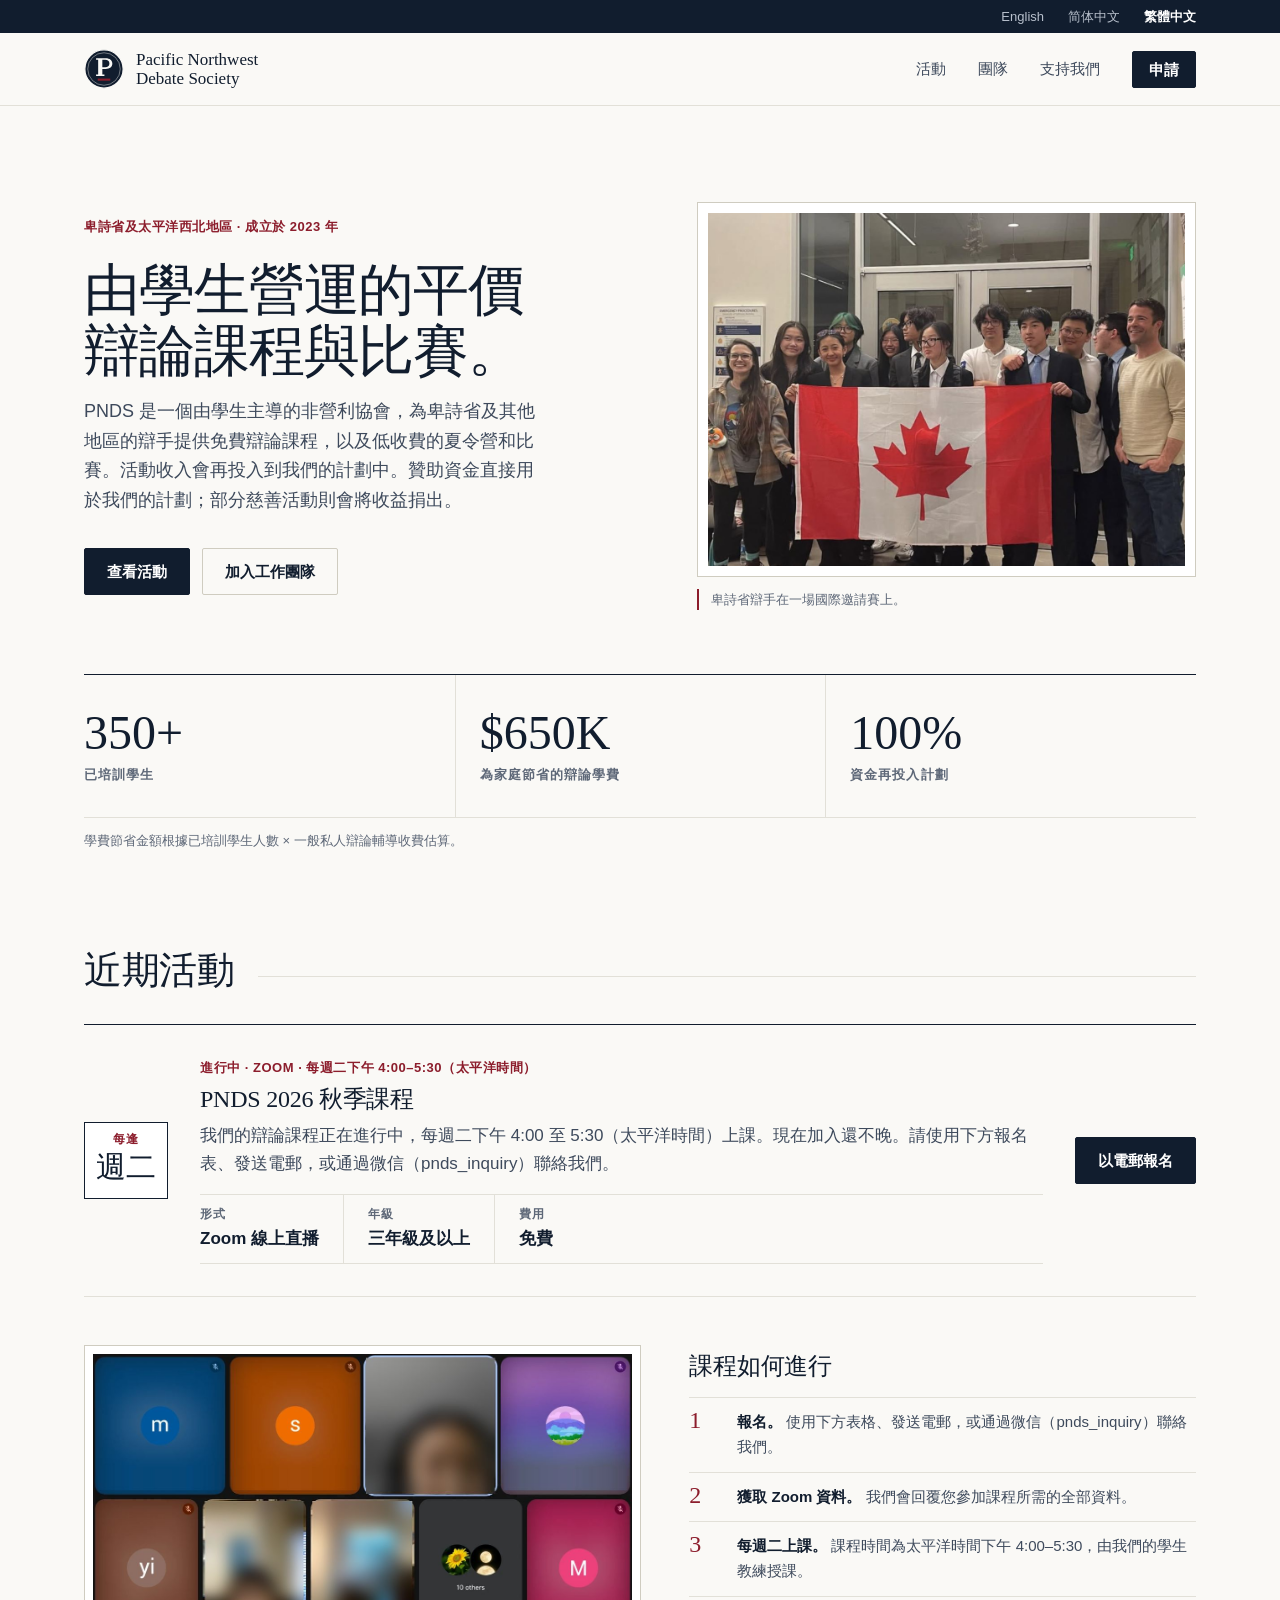
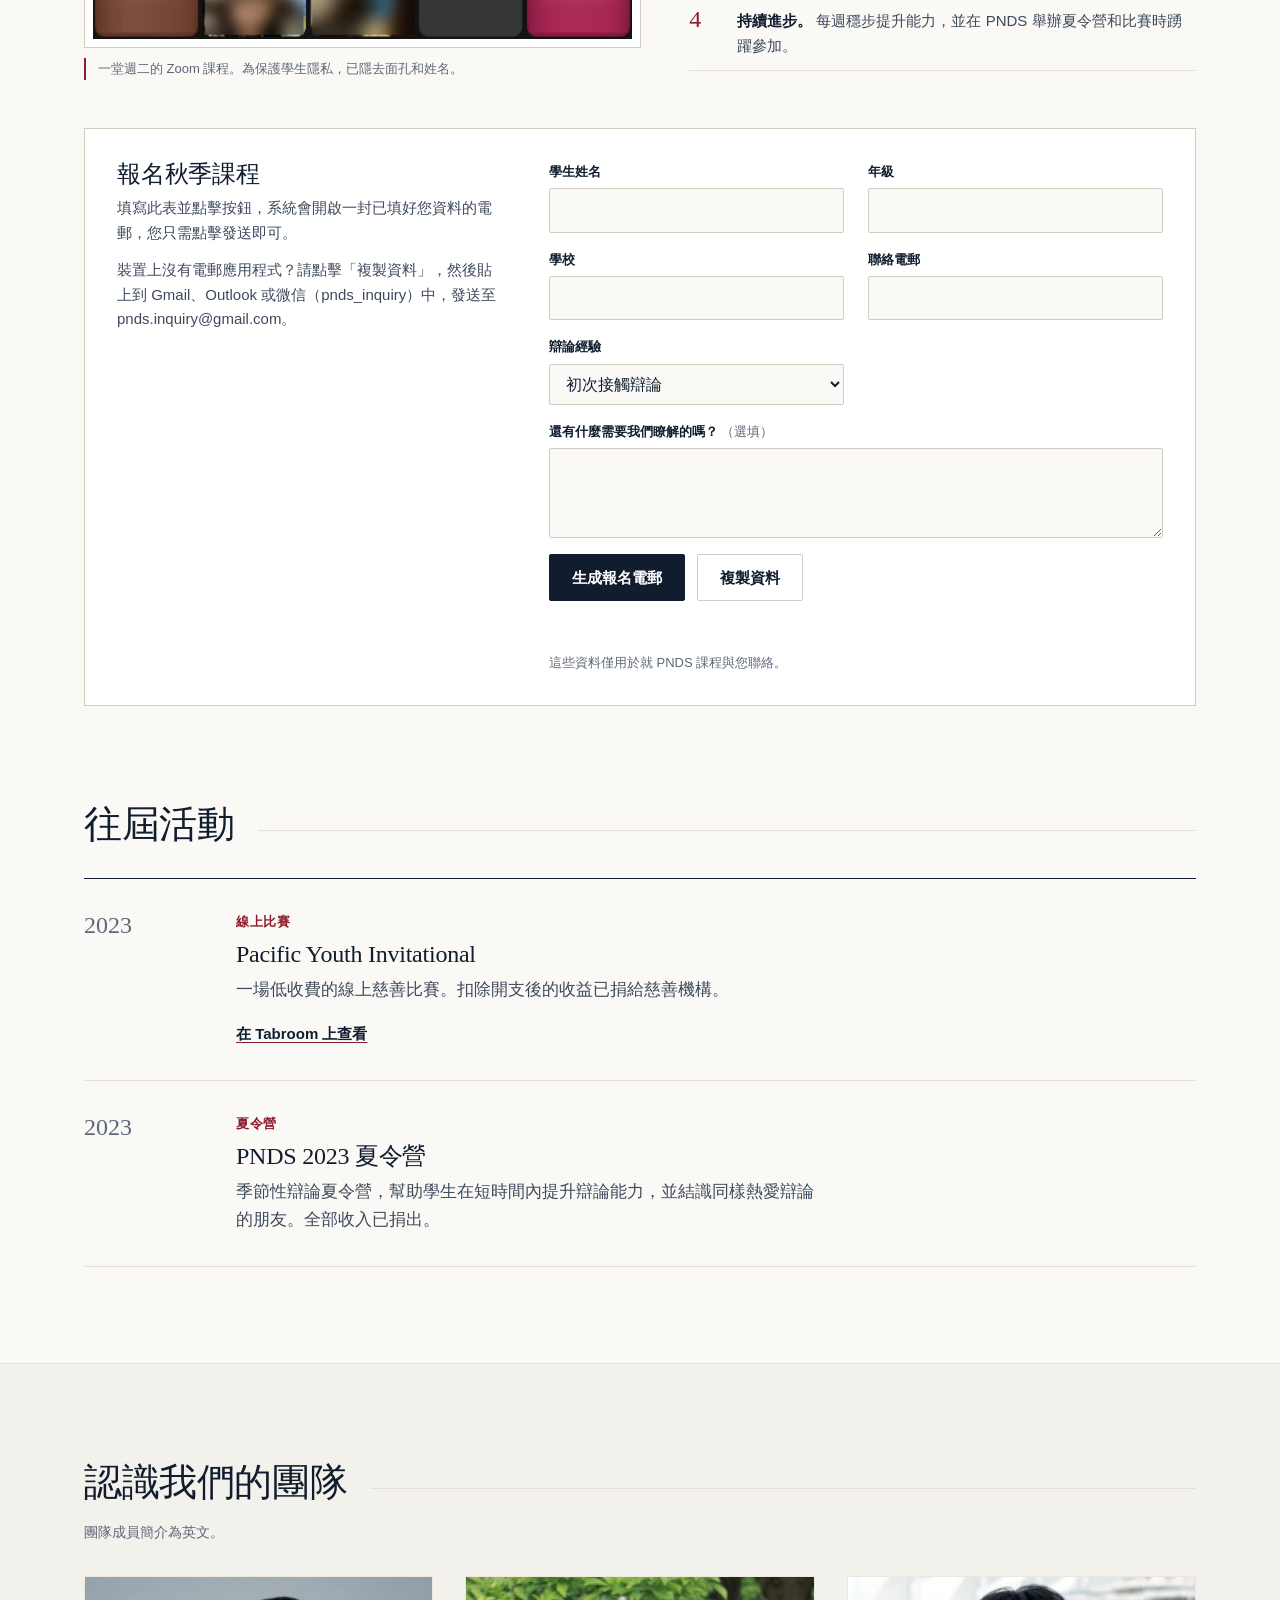
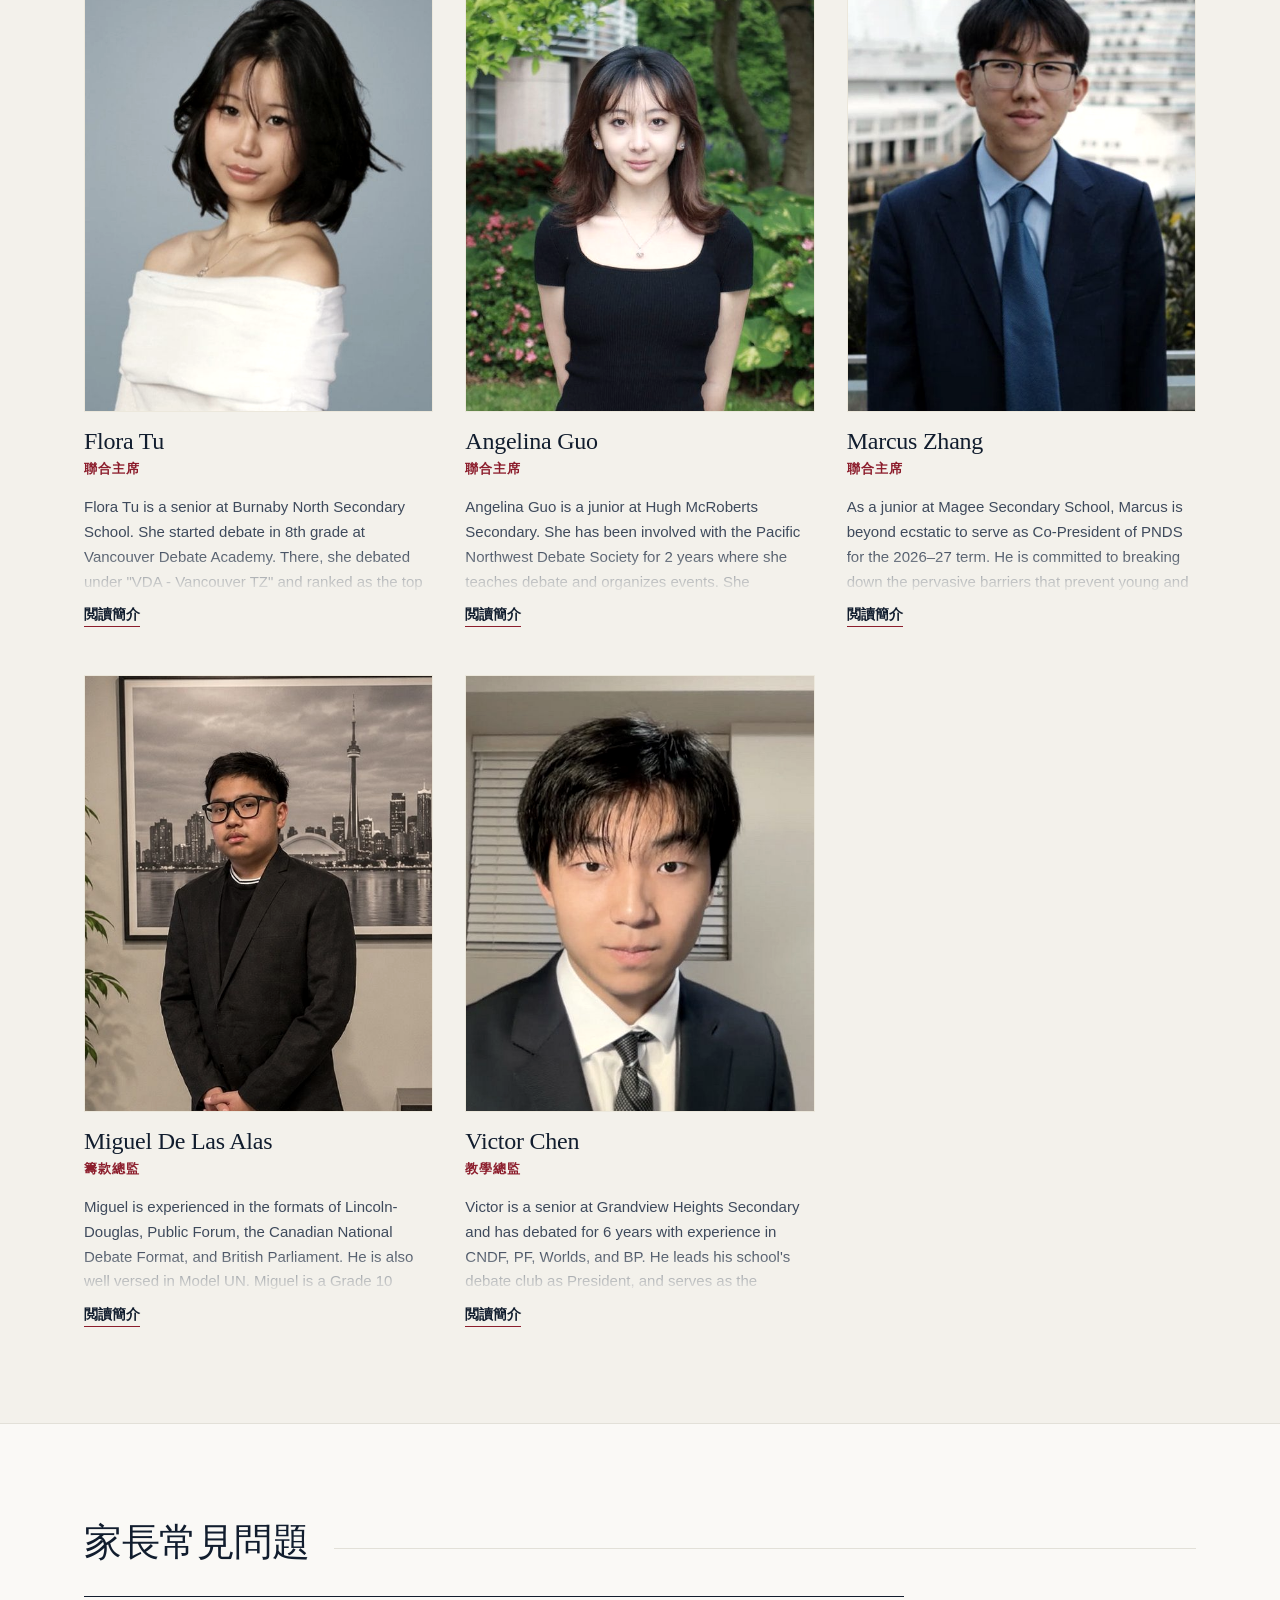
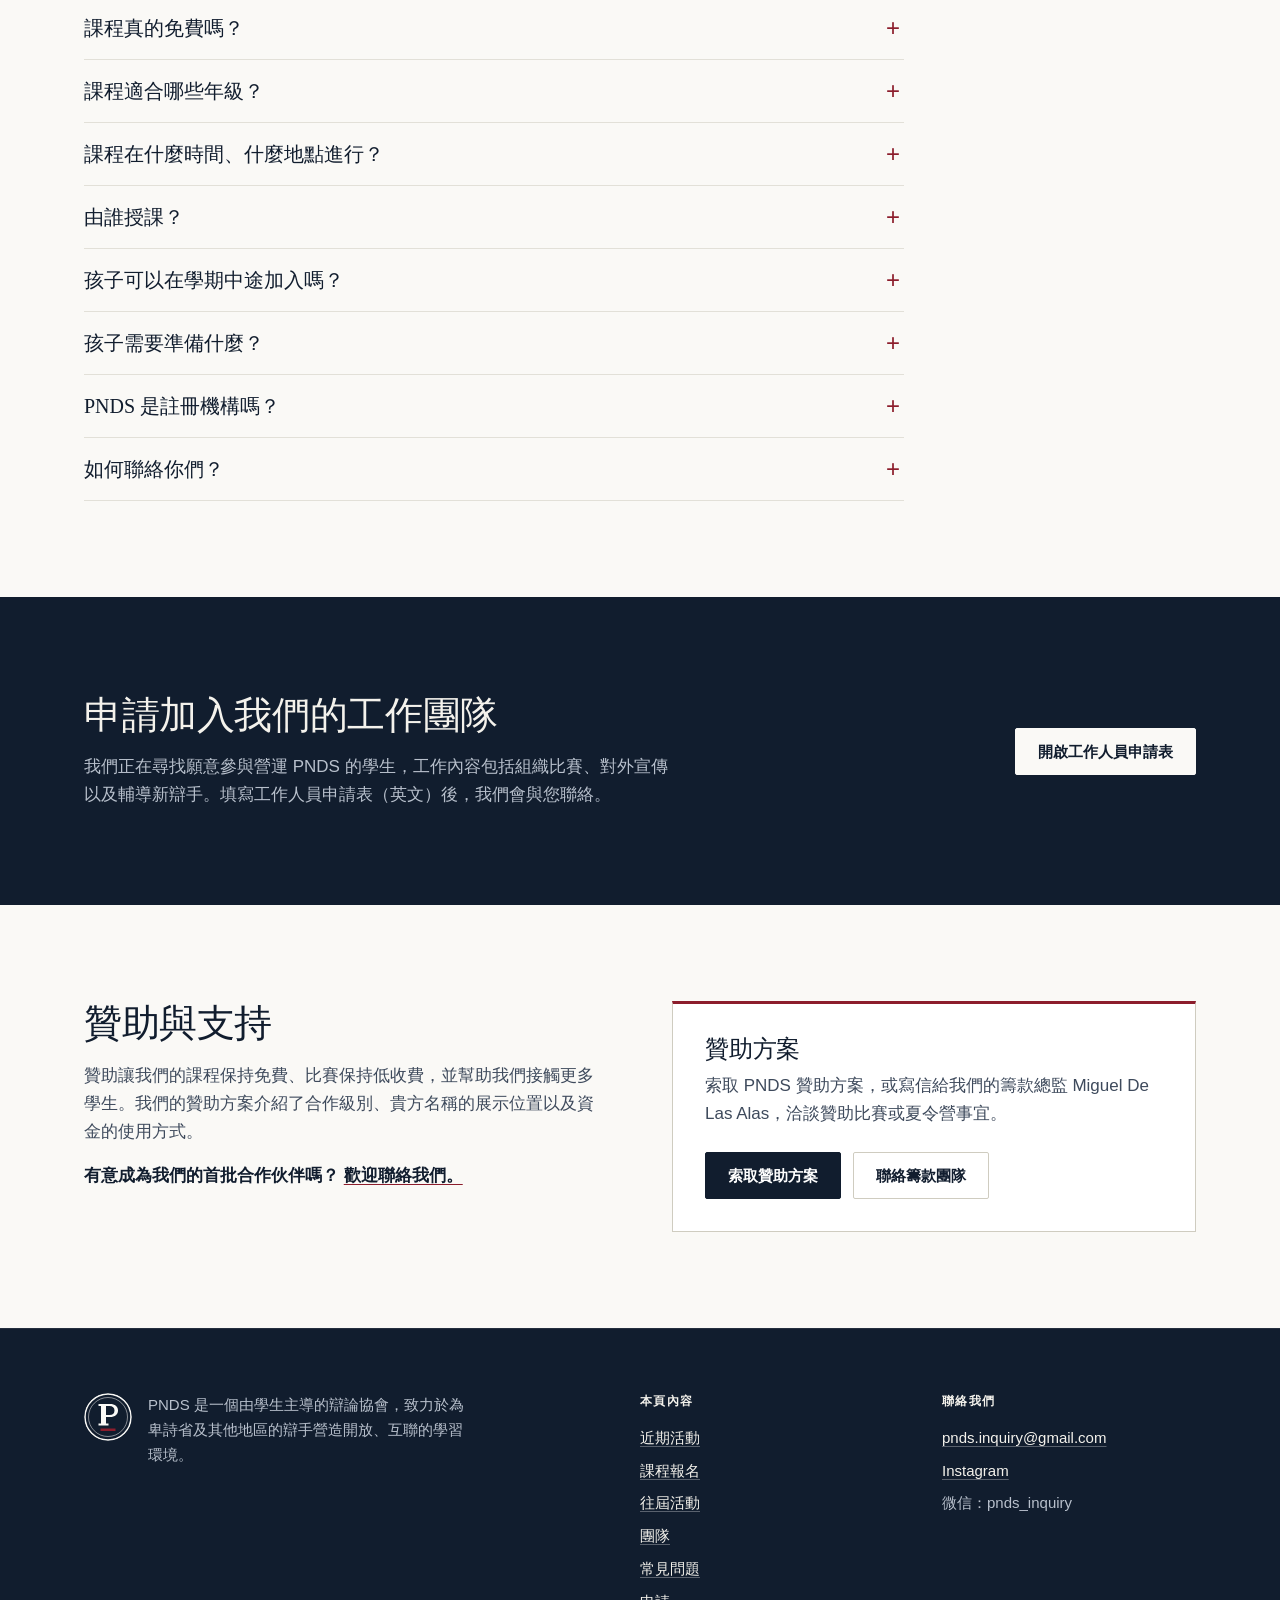
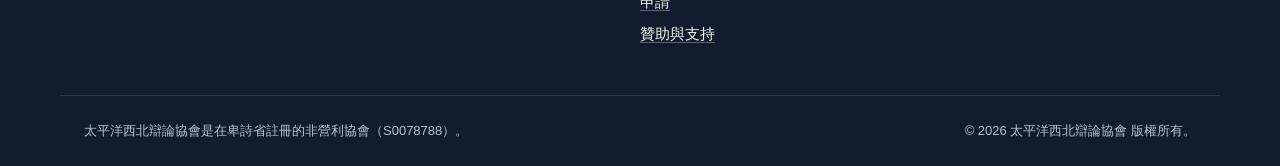
<file: zh-hant.html>
<!doctype html>
<html lang="zh-Hant">
<head>
  <meta charset="utf-8">
  <meta name="viewport" content="width=device-width, initial-scale=1">
  <meta http-equiv="Content-Security-Policy" content="default-src 'self'; script-src 'self'; style-src 'self' https://fonts.googleapis.com; font-src https://fonts.gstatic.com; img-src 'self' data:; connect-src 'self'; form-action 'self' mailto:; base-uri 'self'; object-src 'none'">
  <meta name="referrer" content="strict-origin-when-cross-origin">
  <title>太平洋西北辯論協會 (PNDS)</title>
  <meta name="description" content="由學生營運的卑詩省辯論協會，提供免費辯論課程以及低收費的夏令營和比賽。查看近期活動、認識我們的團隊，或申請加入我們。">
  <meta name="theme-color" content="#111D2E">
  <link rel="canonical" href="https://pacificnorthwestdebatesociety.org/zh-hant.html">
  <link rel="alternate" hreflang="en" href="https://pacificnorthwestdebatesociety.org/">
  <link rel="alternate" hreflang="zh-Hans" href="https://pacificnorthwestdebatesociety.org/zh-hans.html">
  <link rel="alternate" hreflang="zh-Hant" href="https://pacificnorthwestdebatesociety.org/zh-hant.html">
  <link rel="alternate" hreflang="x-default" href="https://pacificnorthwestdebatesociety.org/">
  <meta property="og:type" content="website">
  <meta property="og:site_name" content="Pacific Northwest Debate Society">
  <meta property="og:url" content="https://pacificnorthwestdebatesociety.org/zh-hant.html">
  <meta property="og:locale" content="zh_HK">
  <meta property="og:title" content="太平洋西北辯論協會 (PNDS)">
  <meta property="og:description" content="由學生營運的卑詩省平價辯論課程與比賽。">
  <meta property="og:image" content="https://pacificnorthwestdebatesociety.org/assets/og-image.jpg">
  <meta property="og:image:width" content="1200">
  <meta property="og:image:height" content="630">
  <meta property="og:image:alt" content="PNDS: Affordable debate coaching and tournaments, run by students.">
  <meta name="twitter:card" content="summary_large_image">
  <link rel="icon" type="image/png" href="assets/favicon.png">
  <link rel="apple-touch-icon" href="assets/apple-touch-icon.png">
  <link rel="preconnect" href="https://fonts.googleapis.com">
  <link rel="preconnect" href="https://fonts.gstatic.com" crossorigin>
  <link href="https://fonts.googleapis.com/css2?family=Newsreader:opsz,wght@6..72,400;6..72,500&family=Plus+Jakarta+Sans:wght@400;500;600&display=swap" rel="stylesheet">
  <link rel="stylesheet" href="styles.css?v=14">
  <script type="application/ld+json">
  {
    "@context": "https://schema.org",
    "@type": "EducationalOrganization",
    "name": "Pacific Northwest Debate Society",
    "alternateName": "PNDS",
    "url": "https://pacificnorthwestdebatesociety.org/",
    "logo": "https://pacificnorthwestdebatesociety.org/assets/pnds-logo.jpg",
    "email": "pnds.inquiry@gmail.com",
    "foundingDate": "2023",
    "areaServed": "British Columbia, Canada",
    "sameAs": ["https://www.instagram.com/pnds.official25/"]
  }
  </script>
</head>
<body>
  <a class="skip-link" href="#main">跳到主要內容</a>

  <nav class="lang-bar" aria-label="語言">
    <div class="container">
      <a href="./" lang="en" hreflang="en">English</a>
      <a href="zh-hans.html" lang="zh-Hans" hreflang="zh-Hans">简体中文</a>
      <a href="zh-hant.html" lang="zh-Hant" hreflang="zh-Hant" aria-current="page">繁體中文</a>
    </div>
  </nav>

  <header class="site-header">
    <div class="container header-inner">
      <a class="brand" href="#top" aria-label="太平洋西北辯論協會首頁">
        <img src="assets/pnds-mark.svg" alt="PNDS 標誌" width="40" height="40">
        <span class="brand-name">Pacific Northwest <br>Debate Society</span>
      </a>
      <nav aria-label="主導航">
        <ul class="nav-list">
          <li><a href="#events">活動</a></li>
          <li><a href="#team">團隊</a></li>
          <li class="nav-hide-sm"><a href="#sponsors">支持我們</a></li>
          <li><a class="button button-sm" href="#apply">申請</a></li>
        </ul>
      </nav>
    </div>
  </header>

  <main id="main">
    <section class="hero" id="top" aria-labelledby="hero-title">
      <div class="container hero-grid">
        <div class="hero-copy">
          <p class="eyebrow">卑詩省及太平洋西北地區 · 成立於 2023 年</p>
          <h1 id="hero-title">由學生營運的平價辯論課程與比賽。</h1>
          <p class="lede">PNDS 是一個由學生主導的非營利協會，為卑詩省及其他地區的辯手提供免費辯論課程，以及低收費的夏令營和比賽。活動收入會再投入到我們的計劃中。贊助資金直接用於我們的計劃；部分慈善活動則會將收益捐出。</p>
          <div class="button-row">
            <a class="button" href="#events">查看活動</a>
            <a class="button button-secondary" href="#apply">加入工作團隊</a>
          </div>
        </div>
        <figure class="hero-figure">
          <div class="photo-frame">
            <!-- Swap in a PNDS tournament or workshop photo (any size; it is cropped to 4:3). -->
            <img src="assets/photos/team-canada-flag.jpg" alt="一羣身穿正裝的卑詩省辯手在比賽中手持加拿大國旗" width="1200" height="839" fetchpriority="high">
          </div>
          <figcaption>卑詩省辯手在一場國際邀請賽上。</figcaption>
        </figure>
      </div>
    </section>

    <section class="impact" aria-label="我們的成果">
      <div class="container">
        <!-- Update these figures as they change. -->
        <dl class="impact-grid">
          <div class="impact-item">
            <dt>已培訓學生</dt>
            <dd class="impact-num">350+</dd>
          </div>
          <div class="impact-item">
            <dt>為家庭節省的辯論學費</dt>
            <dd class="impact-num">$650K</dd>
          </div>
          <div class="impact-item">
            <dt>資金再投入計劃</dt>
            <dd class="impact-num">100%</dd>
          </div>
        </dl>
        <p class="impact-note">學費節省金額根據已培訓學生人數 × 一般私人辯論輔導收費估算。</p>
      </div>
    </section>

    <section class="section" id="events" aria-labelledby="events-title">
      <div class="container">
        <header class="section-head">
          <h2 id="events-title">近期活動</h2>
        </header>
        <article class="event">
          <div class="date-badge" aria-hidden="true"><span class="m">每逢</span><span class="d">週二</span></div>
          <div class="event-body">
            <p class="event-meta">進行中 · Zoom · 每週二下午 4:00–5:30（太平洋時間）</p>
            <h3>PNDS 2026 秋季課程</h3>
            <p>我們的辯論課程正在進行中，每週二下午 4:00 至 5:30（太平洋時間）上課。現在加入還不晚。請使用下方報名表、發送電郵，或通過微信（pnds_inquiry）聯絡我們。</p>
            <dl class="course-facts">
              <div>
                <dt>形式</dt>
                <dd>Zoom 線上直播</dd>
              </div>
              <div>
                <dt>年級</dt>
                <dd>三年級及以上</dd>
              </div>
              <div>
                <dt>費用</dt>
                <dd>免費</dd>
              </div>
            </dl>
          </div>
          <a class="button" href="mailto:pnds.inquiry@gmail.com?subject=Joining%20Fall%20Courses%202026">以電郵報名</a>
        </article>

        <div class="how" aria-labelledby="how-title">
          <figure class="how-figure">
            <img src="assets/photos/zoom-class.jpg" alt="Zoom 上的 PNDS 課程畫面，學生的面孔和姓名已模糊處理" width="1200" height="635" loading="lazy">
            <figcaption>一堂週二的 Zoom 課程。為保護學生隱私，已隱去面孔和姓名。</figcaption>
          </figure>
          <div>
            <h3 id="how-title">課程如何進行</h3>
            <ol class="how-steps">
              <li><strong>報名。</strong> 使用下方表格、發送電郵，或通過微信（pnds_inquiry）聯絡我們。</li>
              <li><strong>獲取 Zoom 資料。</strong> 我們會回覆您參加課程所需的全部資料。</li>
              <li><strong>每週二上課。</strong> 課程時間為太平洋時間下午 4:00–5:30，由我們的學生教練授課。</li>
              <li><strong>持續進步。</strong> 每週穩步提升能力，並在 PNDS 舉辦夏令營和比賽時踴躍參加。</li>
            </ol>
          </div>
        </div>

        <div class="signup" id="signup">
          <div class="signup-intro">
            <h3 id="signup-title">報名秋季課程</h3>
            <p>填寫此表並點擊按鈕，系統會開啟一封已填好您資料的電郵，您只需點擊發送即可。</p>
            <p>裝置上沒有電郵應用程式？請點擊「複製資料」，然後貼上到 Gmail、Outlook 或微信（pnds_inquiry）中，發送至 pnds.inquiry@gmail.com。</p>
          </div>
          <form class="signup-form" id="signup-form" aria-labelledby="signup-title" action="mailto:pnds.inquiry@gmail.com" method="post" enctype="text/plain">
            <div class="field">
              <label for="su-name">學生姓名</label>
              <input id="su-name" name="Student name" type="text" autocomplete="name" required>
            </div>
            <div class="field">
              <label for="su-grade">年級</label>
              <input id="su-grade" name="Grade" type="text" inputmode="numeric" required>
            </div>
            <div class="field">
              <label for="su-school">學校</label>
              <input id="su-school" name="School" type="text" autocomplete="organization">
            </div>
            <div class="field">
              <label for="su-email">聯絡電郵</label>
              <input id="su-email" name="Contact email" type="email" autocomplete="email" required>
            </div>
            <div class="field">
              <label for="su-exp">辯論經驗</label>
              <select id="su-exp" name="Debate experience">
                <option value="New to debate">初次接觸辯論</option>
                <option value="Some school or club debate">有學校或社團辯論經驗</option>
                <option value="Competed at tournaments">參加過辯論比賽</option>
              </select>
            </div>
            <div class="field field-wide">
              <label for="su-notes">還有什麼需要我們瞭解的嗎？ <span class="optional">（選填）</span></label>
              <textarea id="su-notes" name="Notes" rows="3"></textarea>
            </div>
            <div class="field-wide form-actions">
              <button class="button" type="submit">生成報名電郵</button>
              <button class="button button-secondary" type="button" id="signup-copy" hidden>複製資料</button>
              <p class="form-status" id="signup-status" role="status" aria-live="polite" data-msg-copied="已複製！請貼上至電郵並發送至 {email}。" data-msg-failed="無法自動複製。請將以上資料通過電郵發送至 {email}。"></p>
            </div>
            <p class="form-privacy field-wide">這些資料僅用於就 PNDS 課程與您聯絡。</p>
          </form>
        </div>
      </div>
    </section>

    <section class="section section-rule" id="past-events" aria-labelledby="past-title">
      <div class="container">
        <header class="section-head">
          <h2 id="past-title">往屆活動</h2>
        </header>
        <ol class="past-list" reversed>
          <li class="past-item">
            <p class="past-year">2023</p>
            <div>
              <p class="event-meta">線上比賽</p>
              <h3>Pacific Youth Invitational</h3>
              <p>一場低收費的線上慈善比賽。扣除開支後的收益已捐給慈善機構。</p>
              <a class="text-link" href="https://www.tabroom.com/index/tourn/main.mhtml?tourn_id=29899" target="_blank" rel="noopener noreferrer">在 Tabroom 上查看</a>
            </div>
          </li>
          <li class="past-item">
            <p class="past-year">2023</p>
            <div>
              <p class="event-meta">夏令營</p>
              <h3>PNDS 2023 夏令營</h3>
              <p>季節性辯論夏令營，幫助學生在短時間內提升辯論能力，並結識同樣熱愛辯論的朋友。全部收入已捐出。</p>
            </div>
          </li>
        </ol>
      </div>
    </section>

    <section class="section section-alt" id="team" aria-labelledby="team-title">
      <div class="container">
        <header class="section-head">
          <h2 id="team-title">認識我們的團隊</h2>
        </header>
        <p class="team-note">團隊成員簡介為英文。</p>
        <div class="team-grid">
          <article class="member">
            <img src="assets/team/flora-tu.jpg" alt="Flora Tu 的照片" width="540" height="688" loading="lazy">
            <div class="member-body">
              <h3>Flora Tu</h3>
              <p class="role">聯合主席</p>
              <div class="member-bio" lang="en" id="bio-flora-tu">
                <p>Flora Tu is a senior at Burnaby North Secondary School. She started debate in 8th grade at Vancouver Debate Academy. There, she debated under "VDA - Vancouver TZ" and ranked as the top 2025–2026 season international team in NDCA points and bid count. She was also tied for 17th in bid count in Public Forum in the world. Outside of debate, Flora likes to play piano and collect vinyl.</p>
                <h4>Notable awards</h4>
                <ul>
                  <li>8 career bids to Tournament of Champions</li>
                  <li>2026 Florida Blue Key: 2nd Seed</li>
                  <li>2025 Peach State: Quarterfinalist</li>
                  <li>2024 Lower Mainland East: Champion + Top Speaker</li>
                  <li>2024 Stanford Invitational: Semifinalist</li>
                  <li>2021 Harvard National Tournament: Octafinalist</li>
                </ul>
              </div>
              <button class="bio-toggle" type="button" aria-haspopup="dialog" aria-expanded="false" aria-controls="bio-dialog" data-bio="bio-flora-tu" hidden>閲讀簡介</button>
            </div>
          </article>
          <article class="member">
            <img src="assets/team/angelina-guo.jpg" alt="Angelina Guo 的照片" width="540" height="688" loading="lazy">
            <div class="member-body">
              <h3>Angelina Guo</h3>
              <p class="role">聯合主席</p>
              <div class="member-bio" lang="en" id="bio-angelina-guo">
                <p>Angelina Guo is a junior at Hugh McRoberts Secondary. She has been involved with the Pacific Northwest Debate Society for 2 years where she teaches debate and organizes events. She competes in varsity Public Forum and has most notably received awards from Stanford, Harvard, and Berkeley. Outside of debate, Angelina serves as Co-President of Adopt Our Community, which serves food-insecure families in the Lower Mainland, competes in international moot court competitions, and is a Petty Officer First Class with RCSCC Fraser.</p>
                <h4>Notable awards</h4>
                <ul>
                  <li>Ranked 8th internationally on the MSPF scoreboard among 2,000 teams</li>
                  <li>2023 WSC Global Xiamen: Showcase Speaker (top 8 of 1,500)</li>
                  <li>2024 Seattle University PF Tournament: 2x Champion (Spring and Fall)</li>
                  <li>2024 Vancouver WSC: 3rd Place Team</li>
                  <li>2024 Berkeley Invitational: Quarterfinalist</li>
                </ul>
              </div>
              <button class="bio-toggle" type="button" aria-haspopup="dialog" aria-expanded="false" aria-controls="bio-dialog" data-bio="bio-angelina-guo" hidden>閲讀簡介</button>
            </div>
          </article>
          <article class="member">
            <img src="assets/team/marcus-zhang.jpg" alt="Marcus Zhang 的照片" width="540" height="688" loading="lazy">
            <div class="member-body">
              <h3>Marcus Zhang</h3>
              <p class="role">聯合主席</p>
              <div class="member-bio" lang="en" id="bio-marcus-zhang">
                <p>As a junior at Magee Secondary School, Marcus is beyond ecstatic to serve as Co-President of PNDS for the 2026–27 term. He is committed to breaking down the pervasive barriers that prevent young and blossoming students from pursuing debate by providing free classes and tournament opportunities. He hopes that all new debaters will become enamored with debate as he once was as a naive fourth grader, and that they are able to find their own voice within PNDS or debate in general. In his free time, he can be found stuck choosing which toppings to get on his Oakberry bowl, trying to understand (with much failure) whatever critical theory he has stumbled upon, or simply perusing the newest items within a grocery store.</p>
              </div>
              <button class="bio-toggle" type="button" aria-haspopup="dialog" aria-expanded="false" aria-controls="bio-dialog" data-bio="bio-marcus-zhang" hidden>閲讀簡介</button>
            </div>
          </article>
          <article class="member">
            <img src="assets/team/miguel-de-las-alas.jpg" alt="Miguel De Las Alas 的照片" width="540" height="688" loading="lazy">
            <div class="member-body">
              <h3>Miguel De Las Alas</h3>
              <p class="role">籌款總監</p>
              <div class="member-bio" lang="en" id="bio-miguel-de-las-alas">
                <p>Miguel is experienced in the formats of Lincoln-Douglas, Public Forum, the Canadian National Debate Format, and British Parliament. He is also well versed in Model UN. Miguel is a Grade 10 student at Richmond Christian School. He plans to become a computational neuropathologist, leveraging computational tools to detect diseases. Currently, he is using deep learning to detect cognitive impairment in 3D volumetric brain scans, and has secured mentorship at the University of British Columbia. He also leads clubs at RCS that aim to inquire critically and to give back to the community.</p>
                <h4>Notable accomplishments</h4>
                <ul>
                  <li>Founder and Lead Developer of FUNNEL, a 3D neural network research project on brain MRI, presented to UBC faculty</li>
                  <li>2025 TEDxRCSYouth Speaker on neurodiversity</li>
                  <li>2024 Greater Vancouver Regional Science Fair: Silver Medalist</li>
                  <li>SchoolReach: 3rd at Alberta Provincials (Junior), 4th at Nationals</li>
                </ul>
              </div>
              <button class="bio-toggle" type="button" aria-haspopup="dialog" aria-expanded="false" aria-controls="bio-dialog" data-bio="bio-miguel-de-las-alas" hidden>閲讀簡介</button>
            </div>
          </article>
          <article class="member">
            <img src="assets/team/victor-chen.jpg" alt="Victor Chen 的照片" width="540" height="688" loading="lazy">
            <div class="member-body">
              <h3>Victor Chen</h3>
              <p class="role">教學總監</p>
              <div class="member-bio" lang="en" id="bio-victor-chen">
                <p>Victor is a senior at Grandview Heights Secondary and has debated for 6 years with experience in CNDF, PF, Worlds, and BP. He leads his school's debate club as President, and serves as the coaching director of PNDS. Outside of the debate space, he loves to read, talk about philosophy, and play golf.</p>
                <h4>Notable awards</h4>
                <ul>
                  <li>2024 Stanford Invitational: Octafinalist and 8th Speaker</li>
                  <li>2024 DTA: Octafinalist</li>
                  <li>2024 Harvard International Round Robin Qualifier</li>
                  <li>2023 Digital TOC #3: Octafinalist</li>
                  <li>2023 Harvard National Tournament: Double-Octafinalist</li>
                </ul>
              </div>
              <button class="bio-toggle" type="button" aria-haspopup="dialog" aria-expanded="false" aria-controls="bio-dialog" data-bio="bio-victor-chen" hidden>閲讀簡介</button>
            </div>
          </article>
        </div>
      </div>
    </section>

    <section class="section" id="faq" aria-labelledby="faq-title">
      <div class="container">
        <header class="section-head">
          <h2 id="faq-title">家長常見問題</h2>
        </header>
        <div class="faq">
          <details>
            <summary>課程真的免費嗎？</summary>
            <p>是的。我們的秋季課程免費。夏令營和比賽收費較低，活動收入會再投入到我們的計劃中。</p>
          </details>
          <details>
            <summary>課程適合哪些年級？</summary>
            <p>三年級及以上。歡迎不同水平的學生，包括完全沒有經驗的初學者。</p>
          </details>
          <details>
            <summary>課程在什麼時間、什麼地點進行？</summary>
            <p>每週二下午 4:00 至 5:30（太平洋時間），在 Zoom 上直播授課。</p>
          </details>
          <details>
            <summary>由誰授課？</summary>
            <p>由我們的學生執行團隊授課，並由教學總監負責。我們的教練都是經驗豐富的高中辯手，參加過公共論壇辯論（Public Forum）、加拿大全國辯論賽制（CNDF）、世界學校辯論賽制（Worlds）和英國議會制（BP）等賽制的比賽。您可以在<a href="#team">認識我們的團隊</a>中閲讀他們的簡介。</p>
          </details>
          <details>
            <summary>孩子可以在學期中途加入嗎？</summary>
            <p>可以，現在加入還不晚。<a href="#signup">點擊這裏報名</a>，我們會幫您安排。</p>
          </details>
          <details>
            <summary>孩子需要準備什麼？</summary>
            <p>一台安裝了 Zoom 並配有可用麥克風的電腦或平板電腦。</p>
          </details>
          <details>
            <summary>PNDS 是註冊機構嗎？</summary>
            <p>是的。太平洋西北辯論協會（Pacific Northwest Debate Society）是在卑詩省註冊的非營利協會（S0078788）。</p>
          </details>
          <details>
            <summary>如何聯絡你們？</summary>
            <p>發送電郵至 <a href="mailto:pnds.inquiry@gmail.com">pnds.inquiry@gmail.com</a>、通過微信（pnds_inquiry）聯絡，或在 <a href="https://www.instagram.com/pnds.official25/" target="_blank" rel="noopener noreferrer">Instagram</a> 上找到我們。</p>
          </details>
        </div>
      </div>
    </section>

    <section class="band section" id="apply" aria-labelledby="apply-title">
      <div class="container band-inner">
        <div>
          <h2 id="apply-title">申請加入我們的工作團隊</h2>
          <p class="prose">我們正在尋找願意參與營運 PNDS 的學生，工作內容包括組織比賽、對外宣傳以及輔導新辯手。填寫工作人員申請表（英文）後，我們會與您聯絡。</p>
        </div>
        <a class="button button-light" href="https://docs.google.com/forms/d/e/1FAIpQLSfHoYiHTnvd3KwUg0J9CZU2TYNbHpRsZJ3i6p0VU7gei8gdMw/viewform" target="_blank" rel="noopener noreferrer">開啟工作人員申請表</a>
      </div>
    </section>

    <section class="section" id="sponsors" aria-labelledby="sponsors-title">
      <div class="container sponsors-grid">
        <div>
          <h2 id="sponsors-title">贊助與支持</h2>
          <p class="prose">贊助讓我們的課程保持免費、比賽保持低收費，並幫助我們接觸更多學生。我們的贊助方案介紹了合作級別、貴方名稱的展示位置以及資金的使用方式。</p>
          <p class="sponsor-cta">有意成為我們的首批合作伙伴嗎？ <a href="mailto:pnds.inquiry@gmail.com?subject=PNDS%20Fundraising%20Inquiry">歡迎聯絡我們。</a></p>
          <!-- Sponsor logo strip, hidden until we have confirmed sponsors.
               To show it: add one <li> per sponsor (logo in assets/sponsors/), then remove this comment's
               first two lines and the "End of sponsor logo strip" line.
          <div class="sponsor-logos" aria-labelledby="sponsor-logos-title">
            <h3 id="sponsor-logos-title">Our sponsors</h3>
            <ul>
              <li><img src="assets/sponsors/sponsor-name.png" alt="Sponsor name" height="48"></li>
            </ul>
          </div>
          End of sponsor logo strip. -->
        </div>
        <div class="sponsor-panel">
          <h3>贊助方案</h3>
          <p>索取 PNDS 贊助方案，或寫信給我們的籌款總監 Miguel De Las Alas，洽談贊助比賽或夏令營事宜。</p>
          <div class="button-row">
            <a class="button" href="mailto:pnds.inquiry@gmail.com?subject=PNDS%20Sponsorship%20Package%20Request">索取贊助方案</a> <!-- TODO: link sponsorship package PDF here -->
            <a class="button button-secondary" href="mailto:pnds.inquiry@gmail.com?subject=PNDS%20Fundraising%20Inquiry">聯絡籌款團隊</a>
          </div>
        </div>
      </div>
    </section>
    <dialog class="bio-dialog" id="bio-dialog" aria-labelledby="bio-dialog-name">
      <div class="bio-dialog-inner">
        <button class="bio-dialog-close" type="button" aria-label="關閉簡介">×</button>
        <div class="bio-dialog-head">
          <img alt="" width="540" height="688">
          <div>
            <h3 id="bio-dialog-name"></h3>
            <p class="role"></p>
          </div>
        </div>
        <div class="bio-dialog-body member-bio" lang="en"></div>
      </div>
    </dialog>
  </main>

  <footer class="site-footer">
    <div class="container footer-grid">
      <div class="footer-brand">
        <img src="assets/pnds-mark.svg" alt="PNDS 標誌" width="48" height="48">
        <p>PNDS 是一個由學生主導的辯論協會，致力於為卑詩省及其他地區的辯手營造開放、互聯的學習環境。</p>
      </div>
      <div>
        <h2>本頁內容</h2>
        <ul>
          <li><a href="#events">近期活動</a></li>
          <li><a href="#signup">課程報名</a></li>
          <li><a href="#past-events">往屆活動</a></li>
          <li><a href="#team">團隊</a></li>
          <li><a href="#faq">常見問題</a></li>
          <li><a href="#apply">申請</a></li>
          <li><a href="#sponsors">贊助與支持</a></li>
        </ul>
      </div>
      <div>
        <h2>聯絡我們</h2>
        <ul>
          <li><a href="mailto:pnds.inquiry@gmail.com">pnds.inquiry@gmail.com</a></li>
          <li><a href="https://www.instagram.com/pnds.official25/" target="_blank" rel="noopener noreferrer">Instagram</a></li>
          <li>微信：pnds_inquiry</li>
        </ul>
      </div>
    </div>
    <div class="container footer-bottom">
      <p>太平洋西北辯論協會是在卑詩省註冊的非營利協會（S0078788）。</p>
      <p>© <span id="year">2026</span> 太平洋西北辯論協會 版權所有。</p>
    </div>
  </footer>
  <script src="site.js?v=8"></script>
</body>
</html>
</file>
<file: styles.css>
/* PNDS site styles: editorial palette, serif headings, sans body. */
:root {
  --paper: #FAF9F6;
  --paper-alt: #F3F1EB;
  --white: #ffffff;
  --ink: #111D2E;          /* deep navy: primary ink and dark surfaces */
  --ink-soft: #3E4A5C;     /* body copy on paper */
  --ink-muted: #5E6878;    /* meta text; 5.6:1 on paper */
  --line: #E2E0D8;
  --line-strong: #CFCCC0;
  --accent: #8C1D2C;       /* crimson */
  --accent-dark: #6E1522;
  --on-ink: #F4F2EC;
  --on-ink-muted: #B8C0CC;

  --s1: 8px; --s2: 16px; --s3: 24px; --s4: 32px; --s6: 48px; --s8: 64px; --s12: 96px;
  --radius: 2px;

  --font-head: "Newsreader", Georgia, "Times New Roman", serif;
  --font-body: "Plus Jakarta Sans", system-ui, -apple-system, "Segoe UI", sans-serif;
  --max: 1160px;
}

*, *::before, *::after { box-sizing: border-box; }
html { scroll-behavior: smooth; scroll-padding-top: 80px; }
@media (prefers-reduced-motion: reduce) { html { scroll-behavior: auto; } }

body {
  margin: 0;
  background: var(--paper);
  color: var(--ink-soft);
  font: 400 17px/1.65 var(--font-body);
  -webkit-font-smoothing: antialiased;
}
img { max-width: 100%; height: auto; display: block; }
a { color: var(--ink); text-decoration-color: var(--accent); text-underline-offset: 3px; }
a:hover { color: var(--accent); }
:focus-visible { outline: 2px solid var(--accent); outline-offset: 3px; }

h1, h2, h3 { font-family: var(--font-head); font-weight: 500; color: var(--ink); margin: 0 0 var(--s2); line-height: 1.15; letter-spacing: -0.01em; }
h1 { font-size: clamp(2.25rem, 4.6vw, 3.5rem); line-height: 1.08; letter-spacing: -0.02em; }
h2 { font-size: clamp(1.875rem, 3vw, 2.5rem); }
h3 { font-size: 1.5rem; margin-bottom: var(--s1); }
p { margin: 0 0 var(--s2); }

.container { width: 100%; max-width: var(--max); margin: 0 auto; padding-inline: var(--s3); }
.prose { max-width: 62ch; }

.skip-link { position: absolute; left: var(--s2); top: -48px; background: var(--ink); color: var(--white); padding: var(--s1) var(--s2); z-index: 10; }
.skip-link:focus { top: var(--s2); }

/* Chinese pages: system Chinese fonts after the Latin ones (Latin text keeps the site fonts) */
html:lang(zh-Hans) { --font-body: "Plus Jakarta Sans", "PingFang SC", "Hiragino Sans GB", "Microsoft YaHei", "Noto Sans SC", sans-serif; --font-head: "Newsreader", "Songti SC", "Noto Serif SC", "SimSun", serif; }
html:lang(zh-Hant) { --font-body: "Plus Jakarta Sans", "PingFang HK", "PingFang TC", "Microsoft JhengHei", "Noto Sans TC", sans-serif; --font-head: "Newsreader", "Songti TC", "Noto Serif TC", "PMingLiU", serif; }
html:lang(zh-Hans) .eyebrow, html:lang(zh-Hant) .eyebrow,
html:lang(zh-Hans) .event-meta, html:lang(zh-Hant) .event-meta { letter-spacing: .04em; }
.team-note { margin: calc(var(--s2) * -1) 0 var(--s4); font-size: .875rem; color: var(--ink-muted); }

/* Language bar */
.lang-bar { background: var(--ink); font-size: .8125rem; }
.lang-bar .container { display: flex; justify-content: flex-end; gap: var(--s3); padding-top: 6px; padding-bottom: 6px; }
.lang-bar a { color: var(--on-ink-muted); text-decoration: none; }
.lang-bar a:hover { color: var(--white); text-decoration: underline; }
.lang-bar a[aria-current="page"] { color: var(--white); font-weight: 600; }
.lang-bar :focus-visible { outline-color: var(--on-ink); }

/* Header */
.site-header { position: sticky; top: 0; z-index: 5; background: var(--paper); border-bottom: 1px solid var(--line); }
.header-inner { display: flex; align-items: center; justify-content: space-between; gap: var(--s2); height: 72px; }
.brand { display: flex; align-items: center; gap: 12px; text-decoration: none; color: var(--ink); }
.brand img { width: 40px; height: 40px; border-radius: 50%; }
.brand-name { font: 500 1.0625rem/1.15 var(--font-head); }
.brand:hover { color: var(--ink); }
.nav-list { display: flex; align-items: center; gap: var(--s4); list-style: none; margin: 0; padding: 0; }
.nav-list a:not(.button) { text-decoration: none; font-size: .9375rem; font-weight: 500; color: var(--ink-soft); }
.nav-list a:not(.button):hover { color: var(--accent); }

/* Buttons */
.button {
  display: inline-block; padding: 12px 22px; border-radius: var(--radius);
  background: var(--ink); color: var(--white); border: 1px solid var(--ink);
  font: 600 .9375rem/1.4 var(--font-body); text-decoration: none;
  transition: background-color .15s ease, border-color .15s ease, color .15s ease;
}
.button:hover { background: var(--accent); border-color: var(--accent); color: var(--white); }
.button-sm { padding: 7px 16px; }
.button-secondary { background: transparent; color: var(--ink); border-color: var(--line-strong); }
.button-secondary:hover { background: transparent; color: var(--accent); border-color: var(--accent); }
.button-light { background: var(--paper); color: var(--ink); border-color: var(--paper); }
.button-light:hover { background: var(--white); border-color: var(--white); color: var(--accent); }
.button-row { display: flex; flex-wrap: wrap; gap: 12px; margin-top: var(--s4); }

.eyebrow { font: 600 .8125rem/1.4 var(--font-body); text-transform: uppercase; letter-spacing: .12em; color: var(--accent); margin-bottom: var(--s3); }
.lede { font-size: 1.125rem; color: var(--ink-soft); max-width: 46ch; }
.text-link { font-weight: 600; font-size: .9375rem; }

/* Hero: asymmetric split */
.hero { padding: var(--s12) 0 var(--s8); }
.hero-grid { display: grid; grid-template-columns: 1.1fr 1fr; gap: var(--s8); align-items: center; }
.hero h1 { max-width: 16ch; }
.hero-figure { margin: 0; }
.photo-frame { aspect-ratio: 4 / 3; border: 1px solid var(--line-strong); padding: 10px; background: var(--white); }
.photo-frame img { width: 100%; height: 100%; object-fit: cover; background: var(--paper-alt); }
.hero-figure figcaption { margin-top: 12px; font-size: .8125rem; color: var(--ink-muted); padding-left: 12px; border-left: 2px solid var(--accent); }

/* Impact strip */
.impact-grid { display: grid; grid-template-columns: repeat(3, 1fr); margin: 0; border-top: 1px solid var(--ink); border-bottom: 1px solid var(--line); }
.impact-item { display: flex; flex-direction: column-reverse; justify-content: flex-end; padding: var(--s4) var(--s3); border-left: 1px solid var(--line); }
.impact-item:first-child { border-left: 0; padding-left: 0; }
.impact-num { margin: 0 0 4px; font: 500 clamp(2.25rem, 4vw, 3rem)/1.1 var(--font-head); color: var(--ink); }
.impact-item dt { font-size: .8125rem; font-weight: 600; text-transform: uppercase; letter-spacing: .08em; color: var(--ink-muted); }

/* Sections */
.section { padding: var(--s12) 0; }
.section-rule { padding-top: 0; }
.section-alt { background: var(--paper-alt); border-top: 1px solid var(--line); border-bottom: 1px solid var(--line); }
.section-head { display: flex; align-items: baseline; gap: var(--s3); margin-bottom: var(--s4); }
.section-head h2 { margin: 0; }
.section-head::after { content: ""; flex: 1; border-top: 1px solid var(--line); transform: translateY(-6px); }

.event-meta { font-size: .8125rem; font-weight: 600; text-transform: uppercase; letter-spacing: .08em; color: var(--accent); margin-bottom: var(--s1); }

/* Upcoming event */
.event { display: grid; grid-template-columns: auto 1fr auto; gap: var(--s4); align-items: center; padding: var(--s4) 0; border-top: 1px solid var(--ink); border-bottom: 1px solid var(--line); }
.event-body p:last-child { margin-bottom: 0; max-width: 62ch; }
.date-badge { width: 84px; text-align: center; border: 1px solid var(--ink); padding: 10px 0; color: var(--ink); line-height: 1.15; background: var(--white); }
.date-badge .m { display: block; font-weight: 600; text-transform: uppercase; letter-spacing: .1em; font-size: .75rem; color: var(--accent); }
.date-badge .d { display: block; font: 500 1.875rem var(--font-head); }

/* Past events */
.past-list { list-style: none; margin: 0; padding: 0; border-top: 1px solid var(--ink); }
.past-item { display: grid; grid-template-columns: 120px 1fr; gap: var(--s4); padding: var(--s4) 0; border-bottom: 1px solid var(--line); }
.past-year { font: 500 1.5rem/1.2 var(--font-head); color: var(--ink-muted); margin: 0; }
.past-item p:not(.event-meta):not(.past-year) { max-width: 62ch; }
.past-item > div > :last-child { margin-bottom: 0; }

/* Team */
.team-grid { display: grid; grid-template-columns: repeat(3, 1fr); gap: var(--s6) var(--s4); align-items: start; }
/* Each card shares its rows (photo, name, role, bio, button) with the other cards in its row,
   so names, roles and "Read bio" buttons line up even when a role wraps to two lines. */
@supports (grid-template-rows: subgrid) {
  .team-grid { row-gap: 0; margin-bottom: calc(var(--s6) * -1); }
  .member { display: grid; grid-row: span 5; grid-template-rows: subgrid; row-gap: 0; padding-bottom: var(--s6); }
  .member-body { display: contents; }
  .member .role { align-self: start; }
  .bio-toggle { align-self: end; justify-self: start; }
}
.member img { width: 100%; aspect-ratio: 4 / 5; object-fit: cover; object-position: center 20%; background: var(--line); border: 1px solid var(--line); margin-bottom: var(--s2); }
.member h3 { margin-bottom: 2px; }
.member .role { font-size: .8125rem; font-weight: 600; text-transform: uppercase; letter-spacing: .08em; color: var(--accent); margin-bottom: var(--s2); }
.member-bio { font-size: .9375rem; }
.member-bio p { margin-bottom: 12px; }
.member-bio h4 { font: 600 .75rem/1.4 var(--font-body); text-transform: uppercase; letter-spacing: .1em; color: var(--ink); margin: var(--s2) 0 var(--s1); padding-top: 12px; border-top: 1px solid var(--line); }
.member-bio ul { margin: 0; padding-left: 18px; }
.member-bio li { margin-bottom: 4px; }
.member-bio li::marker { color: var(--accent); }

/* Bio excerpts (only when JS is running; the full bio opens in a dialog) */
.js .member-bio.is-collapsed { height: calc(1.65em * 4); overflow: hidden; position: relative;
  -webkit-mask-image: linear-gradient(#000 55%, transparent); mask-image: linear-gradient(#000 55%, transparent); }
.bio-toggle { margin-top: 12px; padding: 0 0 2px; background: none; border: 0; border-bottom: 1px solid var(--accent); color: var(--ink); font: 600 .875rem var(--font-body); cursor: pointer; }
.bio-toggle:hover { color: var(--accent); }

/* Class sign-up form */
.signup { display: grid; grid-template-columns: 1fr 1.6fr; gap: var(--s6); margin-top: var(--s6); padding: var(--s4); background: var(--white); border: 1px solid var(--line-strong); }
.signup-intro p { font-size: .9375rem; margin-bottom: 0; }
.signup-intro p + p { margin-top: 12px; }
.signup-form { display: grid; grid-template-columns: 1fr 1fr; gap: var(--s2) var(--s3); }
.field { display: flex; flex-direction: column; gap: 6px; }
.field-wide { grid-column: 1 / -1; }
.field label { font-size: .8125rem; font-weight: 600; color: var(--ink); }
.optional { font-weight: 400; color: var(--ink-muted); }
.field input, .field select, .field textarea {
  font: 400 1rem/1.4 var(--font-body); color: var(--ink); background: var(--paper);
  border: 1px solid var(--line-strong); border-radius: var(--radius); padding: 10px 12px; width: 100%;
}
.field textarea { resize: vertical; }
.field input:focus-visible, .field select:focus-visible, .field textarea:focus-visible { outline: 2px solid var(--accent); outline-offset: 1px; border-color: var(--accent); }
.signup-form .button { cursor: pointer; }

/* Bio dialog */
.bio-dialog { width: min(720px, calc(100% - 32px)); max-height: min(85vh, 900px); padding: 0; border: 1px solid var(--line-strong); border-top: 3px solid var(--accent); border-radius: var(--radius); background: var(--paper); color: var(--ink-soft); box-shadow: none; overflow: hidden; }
.bio-dialog::backdrop { background: rgba(17, 29, 46, .62); }
.bio-dialog-inner { position: relative; max-height: inherit; overflow-y: auto; padding: var(--s4); overscroll-behavior: contain; }
.bio-dialog-head { display: grid; grid-template-columns: 96px 1fr; gap: var(--s3); align-items: center; margin-bottom: var(--s3); padding-right: var(--s6); }
.bio-dialog-head img { width: 96px; aspect-ratio: 4 / 5; object-fit: cover; object-position: center 20%; border: 1px solid var(--line); }
/* Team portraits: one gentle grade so different backgrounds read as a set */
.member img, .bio-dialog-head img { filter: saturate(.82) sepia(.08) contrast(1.04); }
.bio-dialog-head h3 { margin-bottom: 4px; font-size: 1.75rem; }
.bio-dialog-head .role { font-size: .8125rem; font-weight: 600; text-transform: uppercase; letter-spacing: .08em; color: var(--accent); margin: 0; }
.bio-dialog-body { font-size: 1rem; }
.bio-dialog-close { position: absolute; top: 12px; right: 12px; width: 44px; height: 44px; display: grid; place-items: center; background: transparent; border: 1px solid var(--line-strong); border-radius: var(--radius); color: var(--ink); font: 400 1.75rem/1 var(--font-body); cursor: pointer; }
.bio-dialog-close:hover { color: var(--accent); border-color: var(--accent); }
html.dialog-open { overflow: hidden; }

/* Course facts strip */
.course-facts { display: flex; flex-wrap: wrap; gap: 0; margin: var(--s2) 0 0; border-top: 1px solid var(--line); border-bottom: 1px solid var(--line); }
.course-facts > div { padding: 10px var(--s3) 10px 0; margin-right: var(--s3); border-right: 1px solid var(--line); }
.course-facts > div:last-child { border-right: 0; margin-right: 0; }
.course-facts dt { font-size: .75rem; font-weight: 600; text-transform: uppercase; letter-spacing: .08em; color: var(--ink-muted); }
.course-facts dd { margin: 0; font-weight: 600; color: var(--ink); }

/* Sign-up actions */
.form-actions { display: flex; flex-wrap: wrap; align-items: center; gap: 12px; }
.form-status { flex-basis: 100%; margin: 0; min-height: 1.65em; font-size: .875rem; font-weight: 600; color: var(--ink); }
.form-status:not(:empty)::before { content: "✓ "; color: var(--accent); }

/* Focus outlines that stay visible on dark sections */
.band :focus-visible, .site-footer :focus-visible { outline-color: var(--on-ink); }

/* How classes work */
.how { display: grid; grid-template-columns: 1.1fr 1fr; gap: var(--s6); align-items: center; margin-top: var(--s6); }
.how-figure { margin: 0; }
.how-figure img { width: 100%; border: 1px solid var(--line-strong); padding: 8px; background: var(--white); }
.how-figure figcaption { margin-top: 10px; font-size: .8125rem; color: var(--ink-muted); padding-left: 12px; border-left: 2px solid var(--accent); }
.how-steps { list-style: none; counter-reset: step; margin: var(--s2) 0 0; padding: 0; }
.how-steps li { counter-increment: step; position: relative; padding: 12px 0 12px 48px; border-top: 1px solid var(--line); font-size: .9375rem; }
.how-steps li:last-child { border-bottom: 1px solid var(--line); }
.how-steps li::before { content: counter(step); position: absolute; left: 0; top: 10px; font: 500 1.5rem/1 var(--font-head); color: var(--accent); }
.how-steps strong { color: var(--ink); }

/* FAQ */
.faq { border-top: 1px solid var(--ink); max-width: 820px; }
.faq details { border-bottom: 1px solid var(--line); }
.faq summary { cursor: pointer; list-style: none; position: relative; padding: 18px 40px 18px 0; font: 500 1.25rem/1.3 var(--font-head); color: var(--ink); }
.faq summary::-webkit-details-marker { display: none; }
.faq summary::after { content: "+"; position: absolute; right: 4px; top: 50%; transform: translateY(-50%); font: 400 1.5rem/1 var(--font-body); color: var(--accent); }
.faq details[open] summary::after { content: "−"; }
.faq summary:hover { color: var(--accent); }
.faq details p { margin: 0 0 18px; max-width: 64ch; }

.form-privacy { margin: 0; font-size: .8125rem; color: var(--ink-muted); }

/* Navy band */
.band { background: var(--ink); color: var(--on-ink); }
.band h2 { color: var(--on-ink); }
.band p { color: var(--on-ink-muted); margin-bottom: 0; }
.band-inner { display: flex; justify-content: space-between; align-items: center; gap: var(--s6); }

.impact-note { margin: 12px 0 0; font-size: .8125rem; color: var(--ink-muted); }

/* Sponsors */
.sponsor-cta { margin-top: var(--s2); font-weight: 600; color: var(--ink); }
.sponsor-logos { margin-top: var(--s4); padding-top: var(--s3); border-top: 1px solid var(--line); }
.sponsor-logos h3 { font: 600 .75rem/1.4 var(--font-body); text-transform: uppercase; letter-spacing: .1em; color: var(--ink-muted); margin-bottom: var(--s2); }
.sponsor-logos ul { list-style: none; margin: 0; padding: 0; display: flex; flex-wrap: wrap; align-items: center; gap: var(--s3) var(--s4); }
.sponsor-logos img { height: 48px; width: auto; filter: grayscale(1); opacity: .85; }
.sponsors-grid { display: grid; grid-template-columns: 1fr 1fr; gap: var(--s8); align-items: start; }
.sponsor-panel { border: 1px solid var(--line-strong); border-top: 3px solid var(--accent); background: var(--white); padding: var(--s4); }
.sponsor-panel p { margin-bottom: 0; }
.sponsor-panel .button-row { margin-top: var(--s3); }

/* Footer */
.site-footer { background: var(--ink); color: var(--on-ink-muted); font-size: .9375rem; border-top: 1px solid rgba(255,255,255,.08); }
.footer-grid { display: grid; grid-template-columns: 2fr 1fr 1fr; gap: var(--s6); padding-top: var(--s8); padding-bottom: var(--s6); }
.site-footer h2 { font: 600 .75rem/1.4 var(--font-body); text-transform: uppercase; letter-spacing: .12em; color: var(--on-ink); margin-bottom: var(--s2); }
.site-footer ul { list-style: none; margin: 0; padding: 0; display: grid; gap: var(--s1); }
.site-footer a { color: var(--on-ink); text-decoration-color: rgba(255,255,255,.3); }
.site-footer a:hover { color: var(--white); text-decoration-color: var(--white); }
.footer-brand { display: flex; gap: var(--s2); align-items: flex-start; max-width: 46ch; }
.footer-brand img { width: 48px; height: 48px; border-radius: 50%; flex: none; }
.footer-bottom { border-top: 1px solid rgba(255,255,255,.12); padding-top: var(--s3); padding-bottom: var(--s3); font-size: .8125rem; }
.site-footer p { margin: 0; }
.footer-bottom { display: flex; flex-wrap: wrap; justify-content: space-between; gap: 4px var(--s3); }

/* Responsive */
@media (max-width: 960px) {
  .hero { padding-top: var(--s8); }
  .hero-grid { grid-template-columns: 1fr; gap: var(--s6); }
  .hero h1 { max-width: 20ch; }
  .team-grid { grid-template-columns: repeat(2, 1fr); }
  .sponsors-grid { grid-template-columns: 1fr; gap: var(--s4); }
  .signup { grid-template-columns: 1fr; gap: var(--s3); }
  .how { grid-template-columns: 1fr; gap: var(--s4); }
  .band-inner { flex-direction: column; align-items: flex-start; gap: var(--s4); }
  .section { padding: var(--s8) 0; }
  .section-rule { padding-top: 0; }
  .footer-grid { grid-template-columns: 1fr 1fr; }
  .footer-grid > :first-child { grid-column: 1 / -1; }
}
@media (max-width: 640px) {
  body { font-size: 16px; }
  .container { padding-inline: var(--s2); }
  .header-inner { height: 64px; }
  .nav-list { gap: 20px; }
  .nav-hide-sm { display: none; }
  .brand-name { font-size: .9375rem; }

  .hero { padding: var(--s6) 0 var(--s6); }
  .hero-grid { gap: var(--s4); }
  .eyebrow { margin-bottom: var(--s2); }
  .lede { font-size: 1.0625rem; }
  .button-row { margin-top: var(--s3); }
  .hero .button-row .button { flex: 1 1 auto; text-align: center; }
  .photo-frame { padding: 6px; }

  /* Impact: three compact columns */
  .impact-item, .impact-item:first-child { padding: var(--s2) 10px; }
  .impact-item:first-child { padding-left: 0; }
  .impact-item:last-child { padding-right: 0; }
  .impact-num { font-size: 1.875rem; }
  .impact-item dt { font-size: .6875rem; letter-spacing: .06em; line-height: 1.35; }

  .section { padding: var(--s6) 0; }
  .section-rule { padding-top: 0; }
  .section-head { margin-bottom: var(--s3); }
  .section-head::after { display: none; }

  .event { grid-template-columns: auto 1fr; gap: var(--s2); align-items: start; padding: var(--s3) 0; }
  .date-badge { width: 64px; padding: 6px 0; }
  .date-badge .d { font-size: 1.5rem; }
  .event .button { grid-column: 1 / -1; justify-self: stretch; text-align: center; }
  .past-item { grid-template-columns: 1fr; gap: 4px; padding: var(--s3) 0; }
  .past-year { font-size: 1.25rem; }

  /* Team: compact rows, small portrait beside name and role */
  .team-grid { grid-template-columns: 1fr; gap: 0; margin-bottom: 0; }
  .member { display: grid; grid-row: auto; grid-template-rows: none; grid-template-columns: 96px 1fr; column-gap: var(--s2); padding: var(--s3) 0; border-top: 1px solid var(--line); }
  .member:first-child { border-top: 0; padding-top: 0; }
  .member img { width: 96px; margin: 0; }
  .member h3 { font-size: 1.3125rem; }
  .member-body { display: contents; }
  .member h3, .member .role { grid-column: 2; }
  .member h3 { align-self: end; }
  .member .role { align-self: start; margin-bottom: 0; }
  .member img { grid-row: 1 / span 2; }
  .member-bio, .bio-toggle { grid-column: 1 / -1; }
  .member-bio { margin-top: var(--s2); }
  .bio-toggle { justify-self: start; align-self: start; }
  .js .member-bio.is-collapsed { height: calc(1.65em * 3); }

  .bio-dialog { width: calc(100% - 16px); max-height: calc(100dvh - 32px); }
  .bio-dialog-inner { padding: var(--s3) var(--s2); }
  .bio-dialog-head { grid-template-columns: 72px 1fr; gap: var(--s2); padding-right: 52px; }
  .bio-dialog-head img { width: 72px; }
  .bio-dialog-head h3 { font-size: 1.375rem; }
  .bio-dialog-close { top: 8px; right: 8px; }

  .course-facts { display: grid; grid-template-columns: repeat(3, auto); justify-content: start; }
  .course-facts > div { padding-right: 12px; margin-right: 12px; }
  .course-facts dd { font-size: .9375rem; line-height: 1.35; }
  .form-actions .button { width: 100%; }
  .how { margin-top: var(--s4); }
  .how-figure img { padding: 4px; }
  .faq summary { font-size: 1.125rem; padding: 16px 36px 16px 0; }

  .band-inner .button { align-self: stretch; text-align: center; }
  .signup { padding: var(--s3) var(--s2); gap: var(--s3); margin-top: var(--s4); }
  .signup-form { grid-template-columns: 1fr; }
  .sponsor-panel { padding: var(--s3); }
  .sponsor-panel .button { flex: 1 1 auto; text-align: center; }

  .footer-grid { gap: var(--s4); padding-top: var(--s6); padding-bottom: var(--s4); }
}
@media (max-width: 400px) {
  .brand-name { font-size: 0; }
  .brand-name::before { content: "PNDS"; font-size: 1.125rem; }
  .footer-grid { grid-template-columns: 1fr; }
}

/* 404 page logo */
.notfound-logo { border-radius: 50%; margin-bottom: var(--s4); }
</file>
